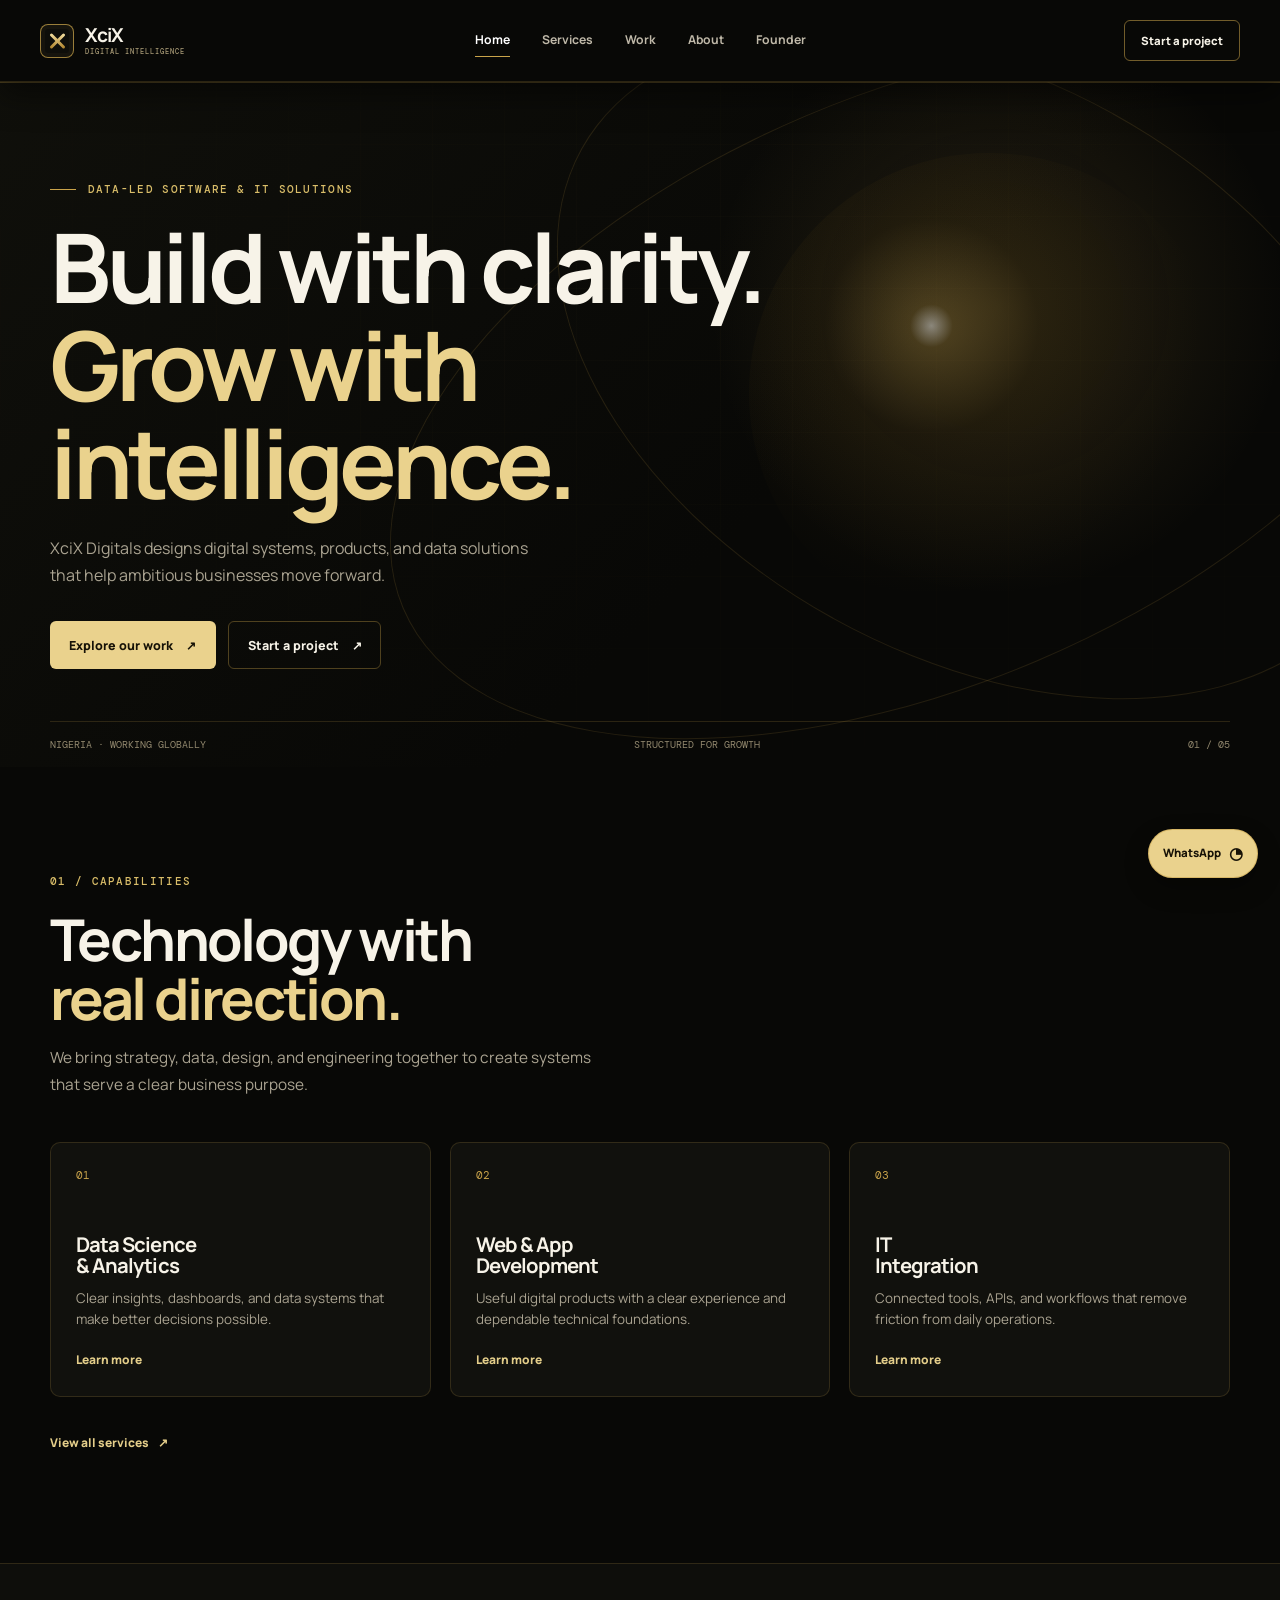
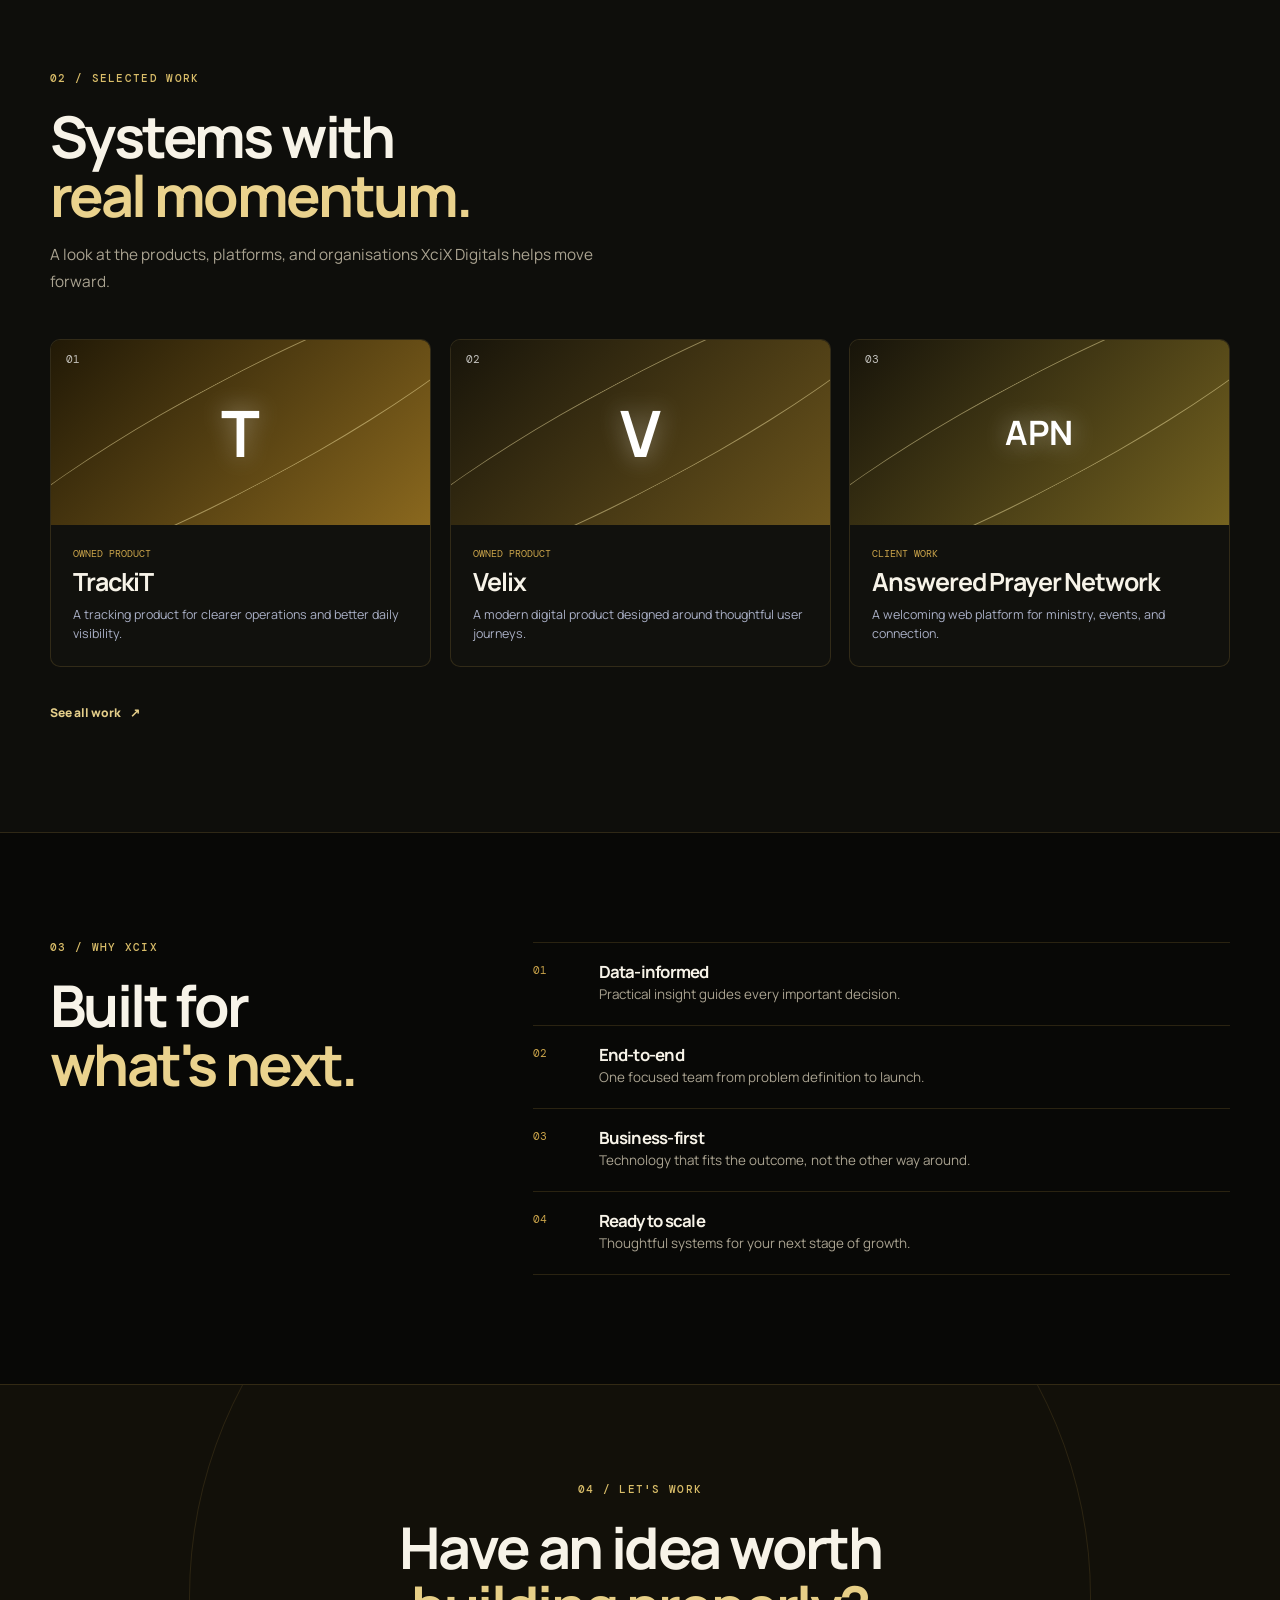
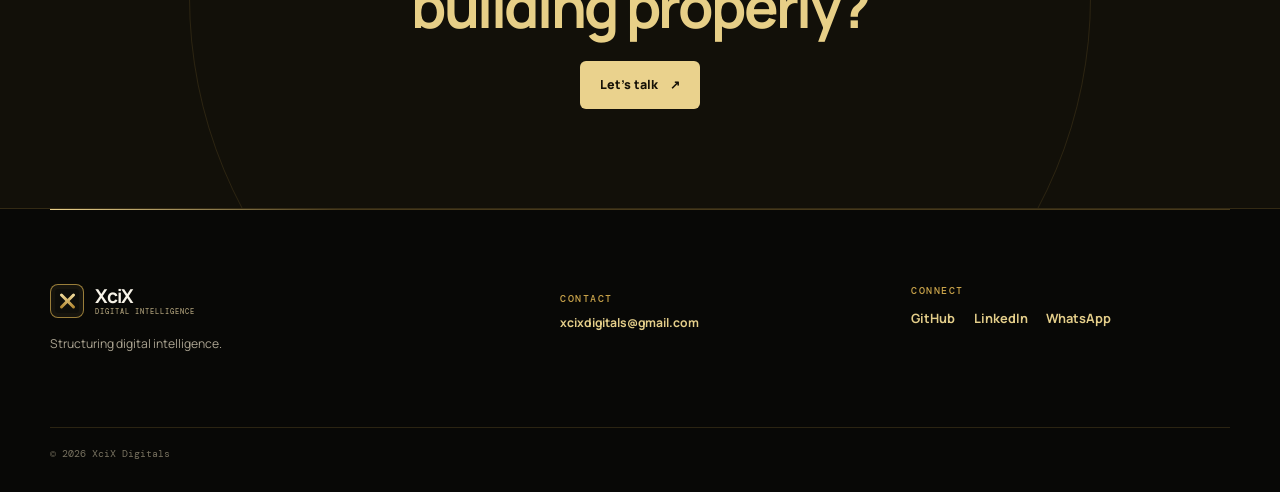
<file: index.html>
<!doctype html>
<html lang="en">
<head>
  <meta charset="utf-8">
  <meta name="viewport" content="width=device-width, initial-scale=1">
  <meta name="description" content="XciX Digitals builds data systems, web platforms, and practical IT solutions for modern businesses.">
  <meta name="keywords" content="XciX Digitals, data science, web development, IT integration, product development, Nigeria">
  <meta name="robots" content="index, follow">
  <meta name="google-site-verification" content="47NoAa1sku-u-4Npl8SSdw_2eQ0YzAXNvpUlF9eqxQE">
  <link rel="canonical" href="https://xcixdigitals.com/">
  <meta property="og:title" content="XciX Digitals | Structuring Digital Intelligence">
  <meta property="og:description" content="Data systems, web platforms, and practical IT solutions for modern businesses.">
  <meta property="og:image" content="https://xcixdigitals.com/og.png">
  <meta property="og:url" content="https://xcixdigitals.com/">
  <meta property="og:type" content="website">
  <title>XciX Digitals | Structuring Digital Intelligence</title>
  <link rel="stylesheet" href="site.css">
</head>
<body>
  <main>
    <section class="hero">
      <header class="header shell"><a class="logo" href="./" aria-label="XciX Digitals home"><span class="logo-word"><b>X</b><i>ci</i><b>X</b></span><span class="logo-tag">Digital Intelligence</span></a><nav aria-label="Primary navigation"><a class="active" href="./">Home</a><a href="services/">Services</a><a href="work/">Work</a><a href="about/">About</a></nav><a class="header-cta" href="contact/">Start a project ↗</a></header>
      <div class="grid" aria-hidden="true"></div><div class="orbit orbit-one" aria-hidden="true"></div><div class="orbit orbit-two" aria-hidden="true"></div>
      <div class="shell hero-copy"><p class="eyebrow"><span></span>Data-led software &amp; IT solutions</p><h1>Build with clarity.<br><em>Grow with intelligence.</em></h1><p>XciX Digitals designs digital systems, products, and data solutions that help ambitious businesses move forward.</p><div class="actions"><a class="button primary" href="work/">Explore our work <span>↗</span></a><a class="button secondary" href="contact/">Start a project <span>↗</span></a></div></div>
      <div class="shell hero-meta"><span>Nigeria · Working globally</span><span>Structured for growth</span><span>01 / 05</span></div>
    </section>

    <section class="section shell reveal"><div class="intro"><p class="kicker">01 / Capabilities</p><h2>Technology with<br><em>real direction.</em></h2><p>We bring strategy, data, design, and engineering together to create systems that serve a clear business purpose.</p></div><div class="card-grid"><article class="service-card"><div><span>01</span><b>↗</b></div><h3>Data Science<br>&amp; Analytics</h3><p>Clear insights, dashboards, and data systems that make better decisions possible.</p><a href="services/">Learn more →</a></article><article class="service-card"><div><span>02</span><b>↗</b></div><h3>Web &amp; App<br>Development</h3><p>Useful digital products with a clear experience and dependable technical foundations.</p><a href="services/">Learn more →</a></article><article class="service-card"><div><span>03</span><b>↗</b></div><h3>IT<br>Integration</h3><p>Connected tools, APIs, and workflows that remove friction from daily operations.</p><a href="services/">Learn more →</a></article></div><a class="text-link" href="services/">View all services <span>↗</span></a></section>

    <section class="dark-band"><div class="section shell reveal"><div class="intro"><p class="kicker">02 / Selected work</p><h2>Systems with<br><em>real momentum.</em></h2><p>A look at the products, platforms, and organisations XciX Digitals helps move forward.</p></div><div class="project-grid"><article class="project"><div class="art track"><span>01</span><b>T</b></div><div><p>Owned product</p><h3>TrackiT</h3><small>A tracking product for clearer operations and better daily visibility.</small></div></article><article class="project"><div class="art velix"><span>02</span><b>V</b></div><div><p>Owned product</p><h3>Velix</h3><small>A modern digital product designed around thoughtful user journeys.</small></div></article><article class="project"><div class="art apn"><span>03</span><b>APN</b></div><div><p>Client work</p><h3>Answered Prayer Network</h3><small>A welcoming web platform for ministry, events, and connection.</small></div></article></div><a class="text-link" href="work/">See all work <span>↗</span></a></div></section>

    <section class="section shell reasons reveal"><div><p class="kicker">03 / Why XciX</p><h2>Built for<br><em>what&apos;s next.</em></h2></div><div class="reason-list"><article><span>01</span><div><h3>Data-informed</h3><p>Practical insight guides every important decision.</p></div><b>↗</b></article><article><span>02</span><div><h3>End-to-end</h3><p>One focused team from problem definition to launch.</p></div><b>↗</b></article><article><span>03</span><div><h3>Business-first</h3><p>Technology that fits the outcome, not the other way around.</p></div><b>↗</b></article><article><span>04</span><div><h3>Ready to scale</h3><p>Thoughtful systems for your next stage of growth.</p></div><b>↗</b></article></div></section>

    <section class="cta"><div class="shell"><p class="kicker">04 / Let&apos;s work</p><h2>Have an idea worth<br><em>building properly?</em></h2><a class="button primary" href="contact/">Let&apos;s talk <span>↗</span></a></div></section>
  </main>
  <footer class="footer shell"><div><a class="logo footer-logo" href="./"><span class="logo-word"><b>X</b><i>ci</i><b>X</b></span><span class="logo-tag">Digital Intelligence</span></a><p>Structuring digital intelligence.</p></div><a href="mailto:xcixdigitals@gmail.com">xcixdigitals@gmail.com</a><div class="socials"><a href="https://github.com/Stephen-T-O" target="_blank" rel="noreferrer">GitHub ↗</a><a href="https://www.linkedin.com" target="_blank" rel="noreferrer">LinkedIn ↗</a></div><p>© 2026 XciX Digitals</p></footer>
  <script src="site.js"></script>
</body>
</html>
</file>
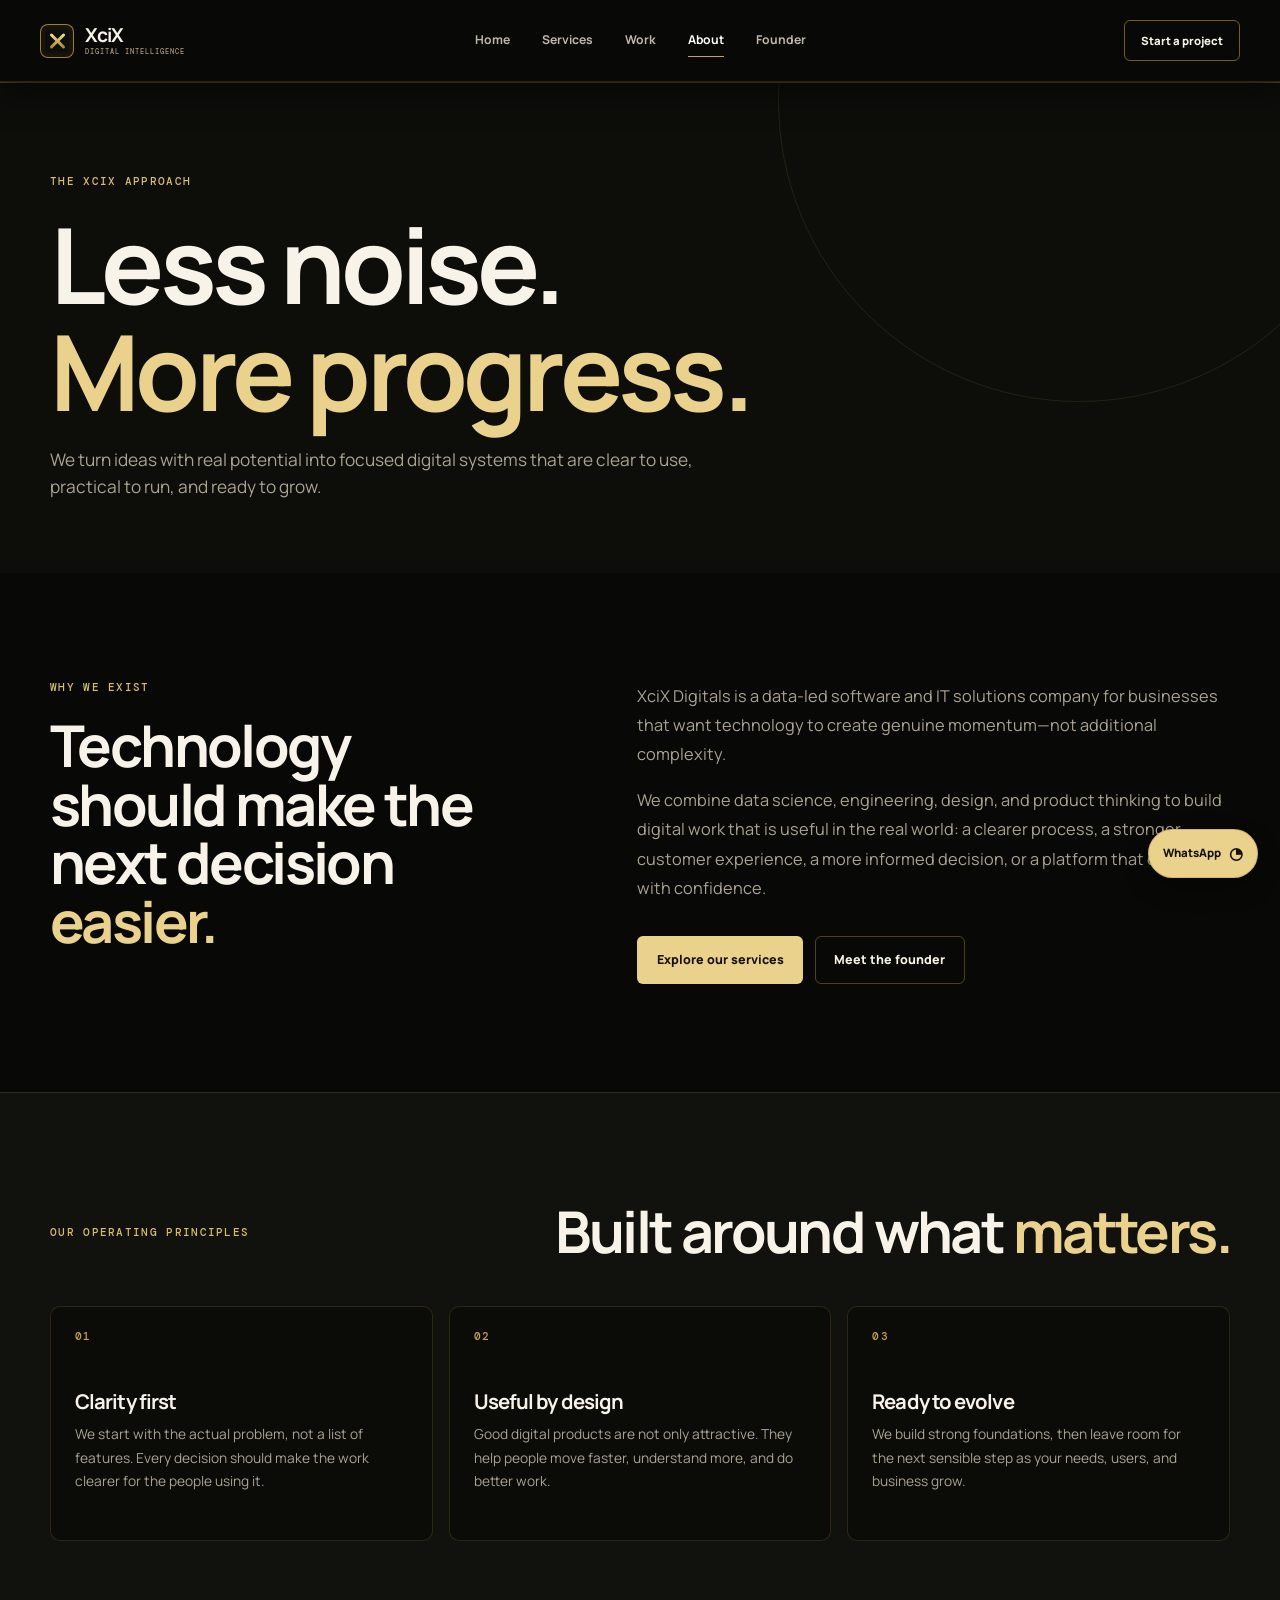
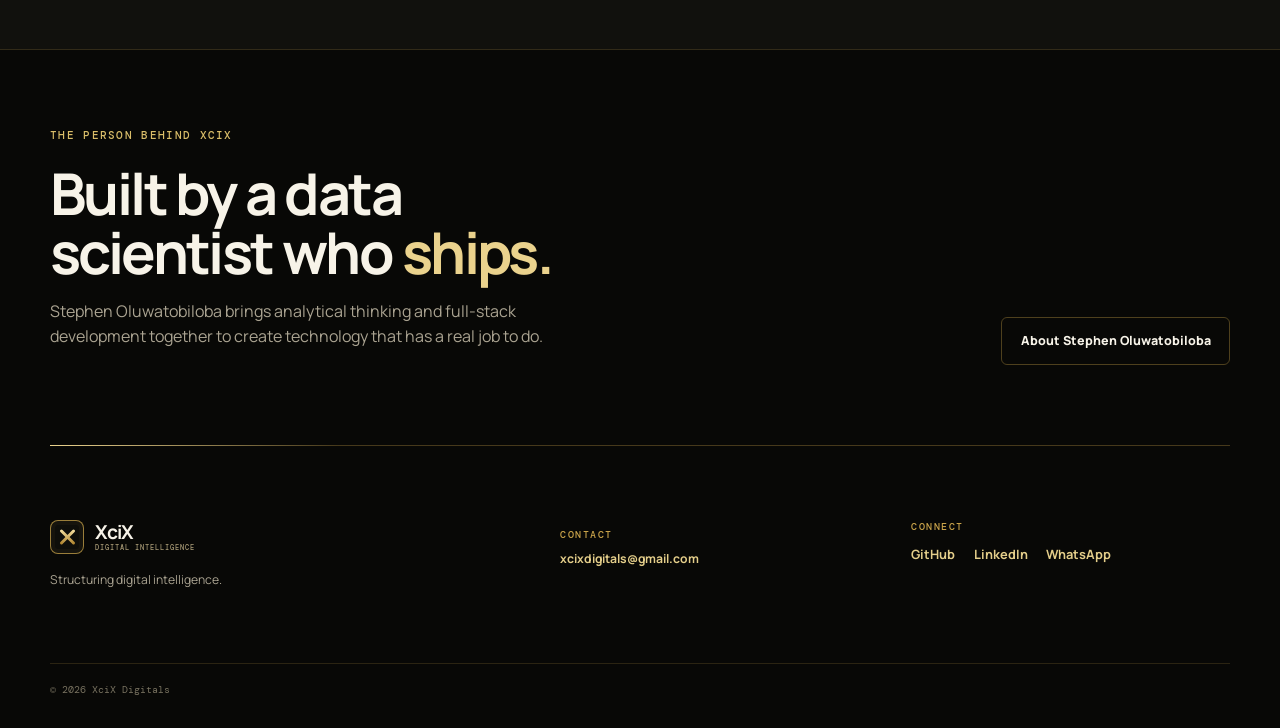
<file: about/index.html>
<!doctype html>
<html lang="en"><head><meta charset="utf-8"><meta name="viewport" content="width=device-width, initial-scale=1"><meta name="description" content="XciX Digitals is a data-led digital product and technology partner for ambitious businesses."><title>About | XciX Digitals</title><link rel="stylesheet" href="../site.css"></head><body><main>
<section class="page-hero about-hero"><header class="header shell"><a class="logo" href="../index/" aria-label="XciX Digitals home"><span class="logo-word"><b>X</b><i>ci</i><b>X</b></span></a><nav aria-label="Primary navigation"><a href="../index/">Home</a><a href="../services/">Services</a><a href="../work/">Work</a><a class="active" href="../about/">About</a></nav><a class="header-cta" href="../contact/">Start a project</a></header><div class="shell page-head reveal"><p class="kicker">The XciX approach</p><h1>Less noise.<br><em>More progress.</em></h1><p>We turn ideas with real potential into focused digital systems that are clear to use, practical to run, and ready to grow.</p></div></section>
<section class="section shell story-grid"><div class="story-lead reveal"><p class="kicker">Why we exist</p><h2>Technology should make the next decision <em>easier.</em></h2></div><div class="story-copy reveal"><p>XciX Digitals is a data-led software and IT solutions company for businesses that want technology to create genuine momentum—not additional complexity.</p><p>We combine data science, engineering, design, and product thinking to build digital work that is useful in the real world: a clearer process, a stronger customer experience, a more informed decision, or a platform that can scale with confidence.</p><div class="story-actions"><a class="button primary" href="../services/">Explore our services</a><a class="button secondary" href="../founder/">Meet the founder</a></div></div></section>
<section class="values-section"><div class="shell section"><div class="values-heading reveal"><p class="kicker">Our operating principles</p><h2>Built around what <em>matters.</em></h2></div><div class="values-grid"><article class="value-card reveal"><span>01</span><h3>Clarity first</h3><p>We start with the actual problem, not a list of features. Every decision should make the work clearer for the people using it.</p></article><article class="value-card reveal"><span>02</span><h3>Useful by design</h3><p>Good digital products are not only attractive. They help people move faster, understand more, and do better work.</p></article><article class="value-card reveal"><span>03</span><h3>Ready to evolve</h3><p>We build strong foundations, then leave room for the next sensible step as your needs, users, and business grow.</p></article></div></div></section>
<section class="section shell founder-callout reveal"><div><p class="kicker">The person behind XciX</p><h2>Built by a data scientist who <em>ships.</em></h2><p>Stephen Oluwatobiloba brings analytical thinking and full-stack development together to create technology that has a real job to do.</p></div><a class="button secondary" href="../founder/">About Stephen Oluwatobiloba</a></section>
</main><footer class="footer shell"><div><a class="logo footer-logo" href="../index/"><span class="logo-word"><b>X</b><i>ci</i><b>X</b></span></a><p>Structuring digital intelligence.</p></div><a href="mailto:xcixdigitals@gmail.com">xcixdigitals@gmail.com</a><div class="socials"><a href="https://github.com/Stephen-T-O" target="_blank" rel="noreferrer">GitHub</a><a href="https://www.linkedin.com" target="_blank" rel="noreferrer">LinkedIn</a></div><p>© 2026 XciX Digitals</p></footer><script src="../site.js"></script></body></html>
</file>
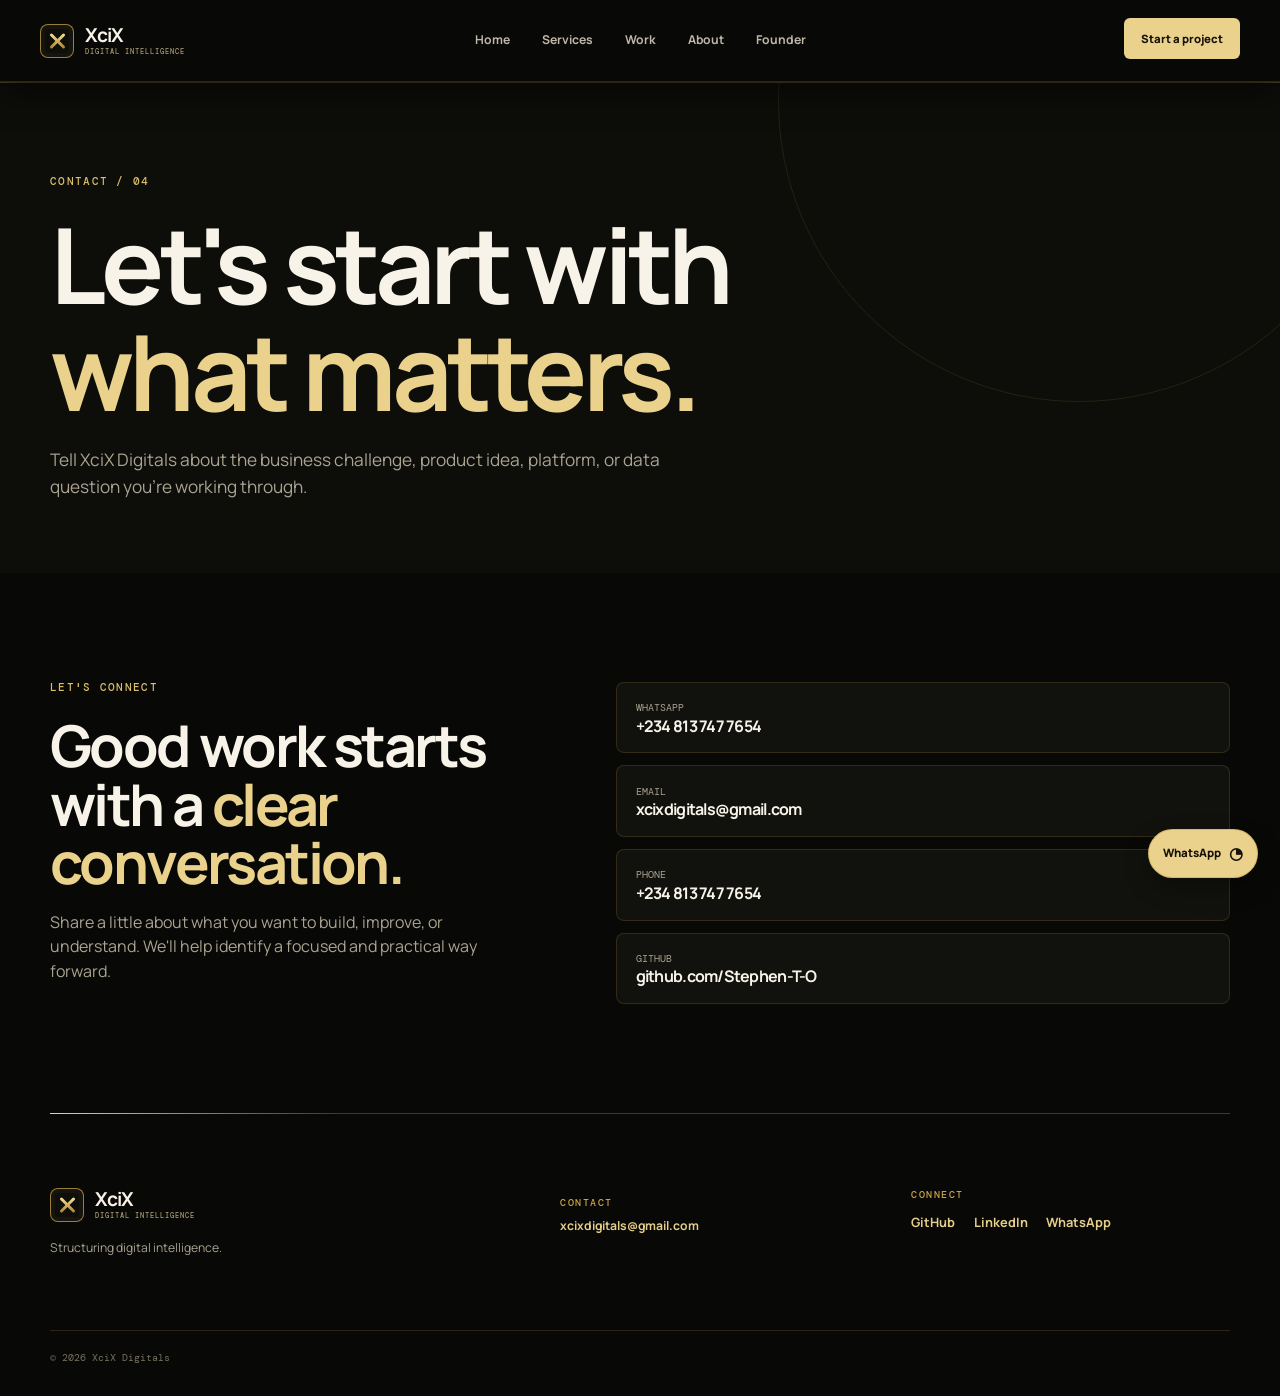
<file: contact/index.html>
<!doctype html>
<html lang="en"><head><meta charset="utf-8"><meta name="viewport" content="width=device-width, initial-scale=1"><meta name="description" content="Contact XciX Digitals to discuss your next data, web, product, or IT project."><title>Contact | XciX Digitals</title><link rel="stylesheet" href="../site.css"></head><body><main><section class="page-hero"><header class="header shell"><a class="logo" href="../index/" aria-label="XciX Digitals home"><span class="logo-word"><b>X</b><i>ci</i><b>X</b></span><span class="logo-tag">Digital Intelligence</span></a><nav aria-label="Primary navigation"><a href="../index/">Home</a><a href="../services/">Services</a><a href="../work/">Work</a><a href="../about/">About</a></nav><a class="header-cta active" href="../contact/">Start a project ↗</a></header><div class="shell page-head"><p class="kicker">Contact / 04</p><h1>Let&apos;s start with<br><em>what matters.</em></h1><p>Tell XciX Digitals about the business challenge, product idea, platform, or data question you&apos;re working through.</p></div></section><section class="section shell contact-layout"><div><p class="kicker">Let&apos;s connect</p><h2>Good work starts with a <em>clear conversation.</em></h2><p>Share a little about what you want to build, improve, or understand. We&apos;ll help identify a focused and practical way forward.</p></div><div class="contact-methods"><a href="mailto:xcixdigitals@gmail.com"><div><p>Email</p><h3>xcixdigitals@gmail.com</h3></div><span>↗</span></a><a href="tel:+2348137477654"><div><p>Phone</p><h3>+234 813 747 7654</h3></div><span>↗</span></a><a href="https://github.com/Stephen-T-O" target="_blank" rel="noreferrer"><div><p>GitHub</p><h3>github.com/Stephen-T-O</h3></div><span>↗</span></a></div></section></main><footer class="footer shell"><div><a class="logo footer-logo" href="../index/"><span class="logo-word"><b>X</b><i>ci</i><b>X</b></span><span class="logo-tag">Digital Intelligence</span></a><p>Structuring digital intelligence.</p></div><a href="mailto:xcixdigitals@gmail.com">xcixdigitals@gmail.com</a><div class="socials"><a href="https://github.com/Stephen-T-O" target="_blank" rel="noreferrer">GitHub ↗</a><a href="https://www.linkedin.com" target="_blank" rel="noreferrer">LinkedIn ↗</a></div><p>© 2026 XciX Digitals</p></footer><script src="../site.js"></script></body></html>
</file>
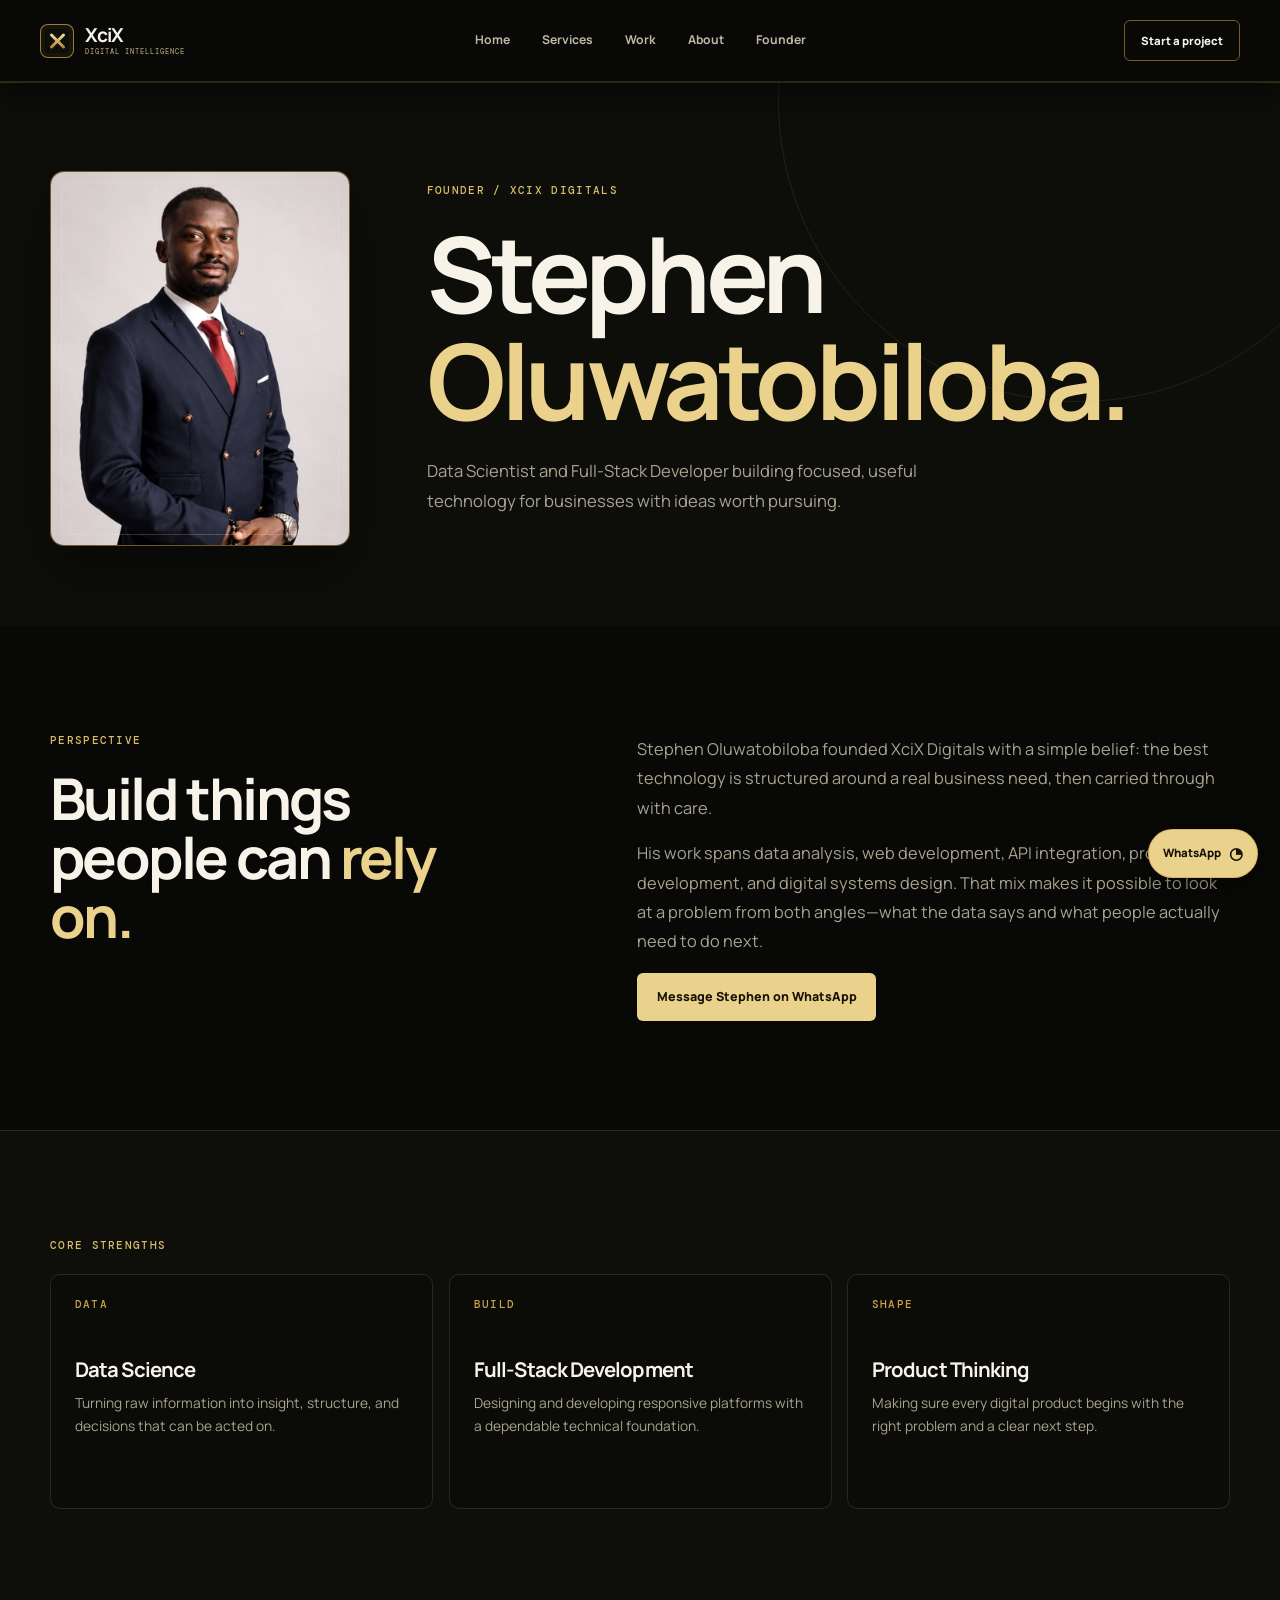
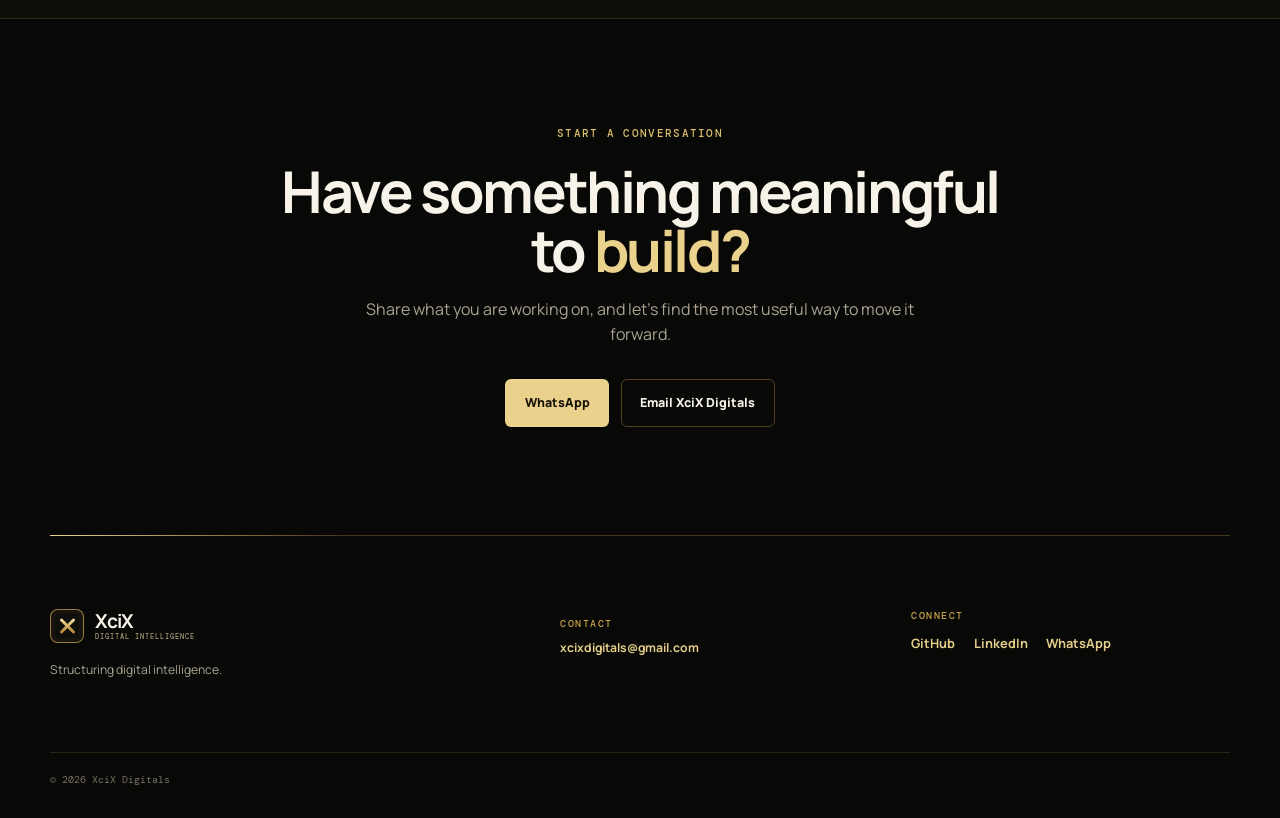
<file: founder/index.html>
<!doctype html>
<html lang="en"><head><meta charset="utf-8"><meta name="viewport" content="width=device-width, initial-scale=1"><meta name="description" content="Meet Stephen Oluwatobiloba, Founder of XciX Digitals."><title>Founder | XciX Digitals</title><link rel="stylesheet" href="../site.css"></head><body><main>
<section class="page-hero founder-hero"><header class="header shell"><a class="logo" href="../index/" aria-label="XciX Digitals home"><span class="logo-word"><b>X</b><i>ci</i><b>X</b></span></a><nav aria-label="Primary navigation"><a href="../index/">Home</a><a href="../services/">Services</a><a href="../work/">Work</a><a href="../about/">About</a></nav><a class="header-cta" href="../contact/">Start a project</a></header><div class="shell founder-intro reveal"><figure class="founder-portrait"><img src="../founder-stephen-oluwatobiloba.jpg" alt="Stephen Oluwatobiloba, Founder of XciX Digitals"></figure><div><p class="kicker">Founder / XciX Digitals</p><h1>Stephen<br><em>Oluwatobiloba.</em></h1><p>Data Scientist and Full-Stack Developer building focused, useful technology for businesses with ideas worth pursuing.</p></div></div></section>
<section class="section shell founder-grid"><div class="founder-statement reveal"><p class="kicker">Perspective</p><h2>Build things people can <em>rely on.</em></h2></div><div class="founder-copy reveal"><p>Stephen Oluwatobiloba founded XciX Digitals with a simple belief: the best technology is structured around a real business need, then carried through with care.</p><p>His work spans data analysis, web development, API integration, product development, and digital systems design. That mix makes it possible to look at a problem from both angles—what the data says and what people actually need to do next.</p><a class="button primary" href="https://wa.me/2348137477654" target="_blank" rel="noreferrer">Message Stephen on WhatsApp</a></div></section>
<section class="dark-band"><div class="section shell"><p class="kicker reveal">Core strengths</p><div class="expertise-grid"><article class="reveal"><span>Data</span><h3>Data Science</h3><p>Turning raw information into insight, structure, and decisions that can be acted on.</p></article><article class="reveal"><span>Build</span><h3>Full-Stack Development</h3><p>Designing and developing responsive platforms with a dependable technical foundation.</p></article><article class="reveal"><span>Shape</span><h3>Product Thinking</h3><p>Making sure every digital product begins with the right problem and a clear next step.</p></article></div></div></section>
<section class="section shell founder-contact reveal"><p class="kicker">Start a conversation</p><h2>Have something meaningful to <em>build?</em></h2><p>Share what you are working on, and let’s find the most useful way to move it forward.</p><div class="story-actions"><a class="button primary" href="https://wa.me/2348137477654" target="_blank" rel="noreferrer">WhatsApp</a><a class="button secondary" href="../contact/">Email XciX Digitals</a></div></section>
</main><footer class="footer shell"><div><a class="logo footer-logo" href="../index/"><span class="logo-word"><b>X</b><i>ci</i><b>X</b></span></a><p>Structuring digital intelligence.</p></div><a href="mailto:xcixdigitals@gmail.com">xcixdigitals@gmail.com</a><div class="socials"><a href="https://github.com/Stephen-T-O" target="_blank" rel="noreferrer">GitHub</a><a href="https://www.linkedin.com" target="_blank" rel="noreferrer">LinkedIn</a></div><p>© 2026 XciX Digitals</p></footer><script src="../site.js"></script></body></html>
</file>
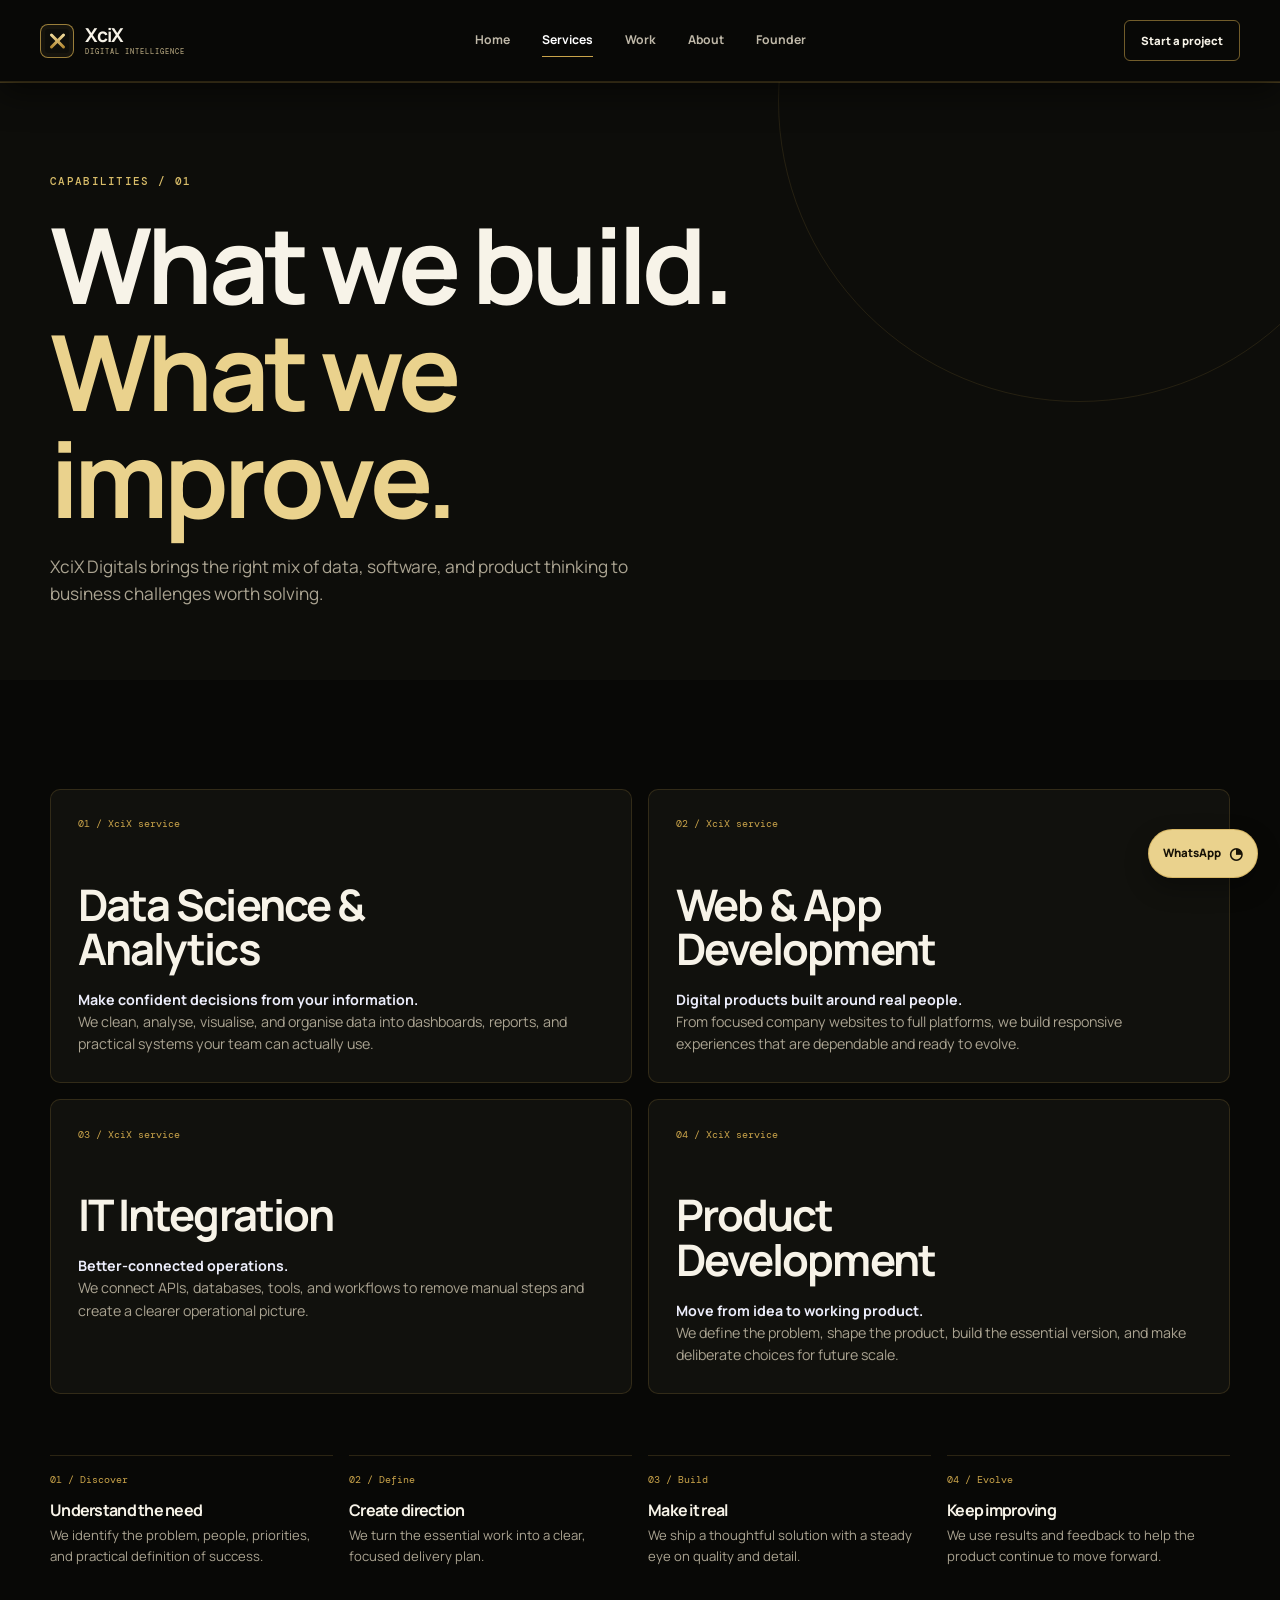
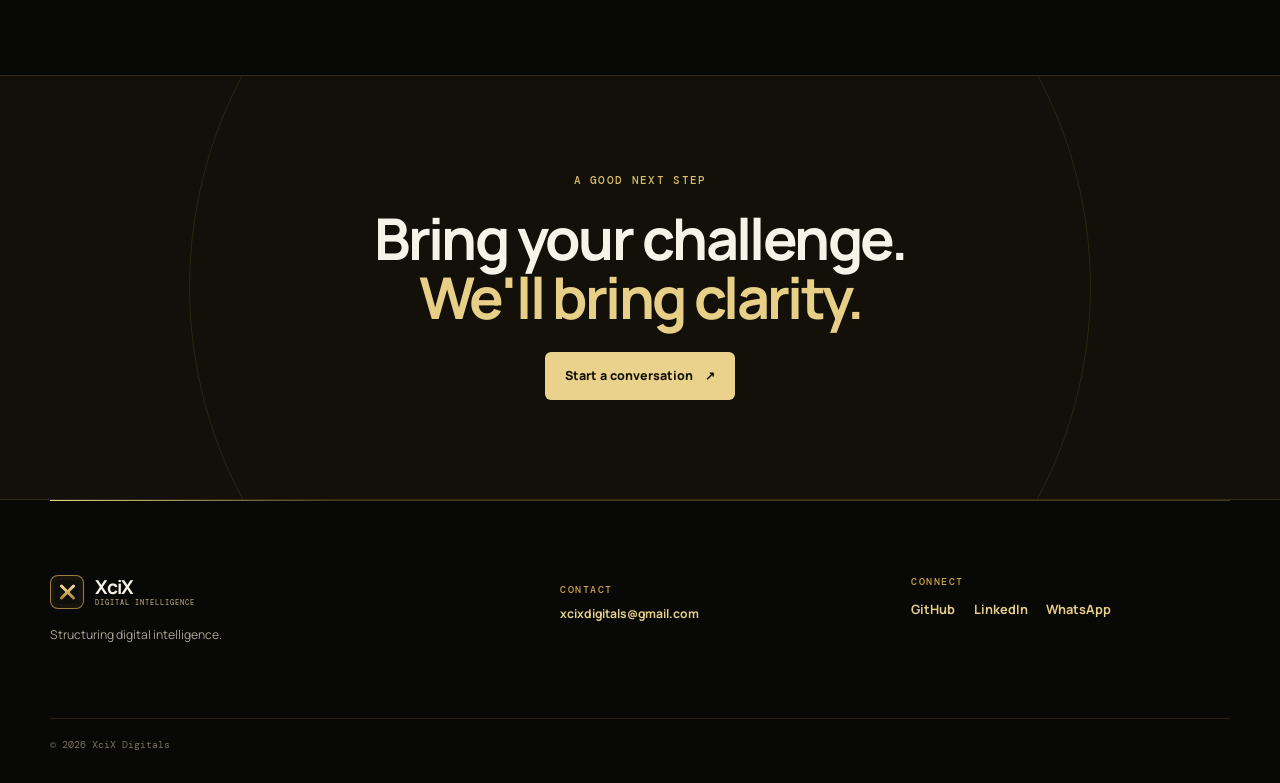
<file: services/index.html>
<!doctype html>
<html lang="en"><head><meta charset="utf-8"><meta name="viewport" content="width=device-width, initial-scale=1"><meta name="description" content="Services from XciX Digitals: data science, web and app development, IT integration, and product development."><title>Services | XciX Digitals</title><link rel="stylesheet" href="../site.css"></head><body><main><section class="page-hero"><header class="header shell"><a class="logo" href="../index/" aria-label="XciX Digitals home"><span class="logo-word"><b>X</b><i>ci</i><b>X</b></span><span class="logo-tag">Digital Intelligence</span></a><nav aria-label="Primary navigation"><a href="../index/">Home</a><a class="active" href="../services/">Services</a><a href="../work/">Work</a><a href="../about/">About</a></nav><a class="header-cta" href="../contact/">Start a project ↗</a></header><div class="shell page-head"><p class="kicker">Capabilities / 01</p><h1>What we build.<br><em>What we improve.</em></h1><p>XciX Digitals brings the right mix of data, software, and product thinking to business challenges worth solving.</p></div></section><section class="section shell"><div class="detail-grid"><article class="detail"><span>01 / XciX service</span><h2>Data Science &amp; Analytics</h2><p><strong>Make confident decisions from your information.</strong><br>We clean, analyse, visualise, and organise data into dashboards, reports, and practical systems your team can actually use.</p></article><article class="detail"><span>02 / XciX service</span><h2>Web &amp; App Development</h2><p><strong>Digital products built around real people.</strong><br>From focused company websites to full platforms, we build responsive experiences that are dependable and ready to evolve.</p></article><article class="detail"><span>03 / XciX service</span><h2>IT Integration</h2><p><strong>Better-connected operations.</strong><br>We connect APIs, databases, tools, and workflows to remove manual steps and create a clearer operational picture.</p></article><article class="detail"><span>04 / XciX service</span><h2>Product Development</h2><p><strong>Move from idea to working product.</strong><br>We define the problem, shape the product, build the essential version, and make deliberate choices for future scale.</p></article></div><div class="steps"><article><span>01 / Discover</span><h3>Understand the need</h3><p>We identify the problem, people, priorities, and practical definition of success.</p></article><article><span>02 / Define</span><h3>Create direction</h3><p>We turn the essential work into a clear, focused delivery plan.</p></article><article><span>03 / Build</span><h3>Make it real</h3><p>We ship a thoughtful solution with a steady eye on quality and detail.</p></article><article><span>04 / Evolve</span><h3>Keep improving</h3><p>We use results and feedback to help the product continue to move forward.</p></article></div></section><section class="cta"><div class="shell"><p class="kicker">A good next step</p><h2>Bring your challenge.<br><em>We&apos;ll bring clarity.</em></h2><a class="button primary" href="../contact/">Start a conversation <span>↗</span></a></div></section></main><footer class="footer shell"><div><a class="logo footer-logo" href="../index/"><span class="logo-word"><b>X</b><i>ci</i><b>X</b></span><span class="logo-tag">Digital Intelligence</span></a><p>Structuring digital intelligence.</p></div><a href="mailto:xcixdigitals@gmail.com">xcixdigitals@gmail.com</a><div class="socials"><a href="https://github.com/Stephen-T-O" target="_blank" rel="noreferrer">GitHub ↗</a><a href="https://www.linkedin.com" target="_blank" rel="noreferrer">LinkedIn ↗</a></div><p>© 2026 XciX Digitals</p></footer><script src="../site.js"></script></body></html>
</file>
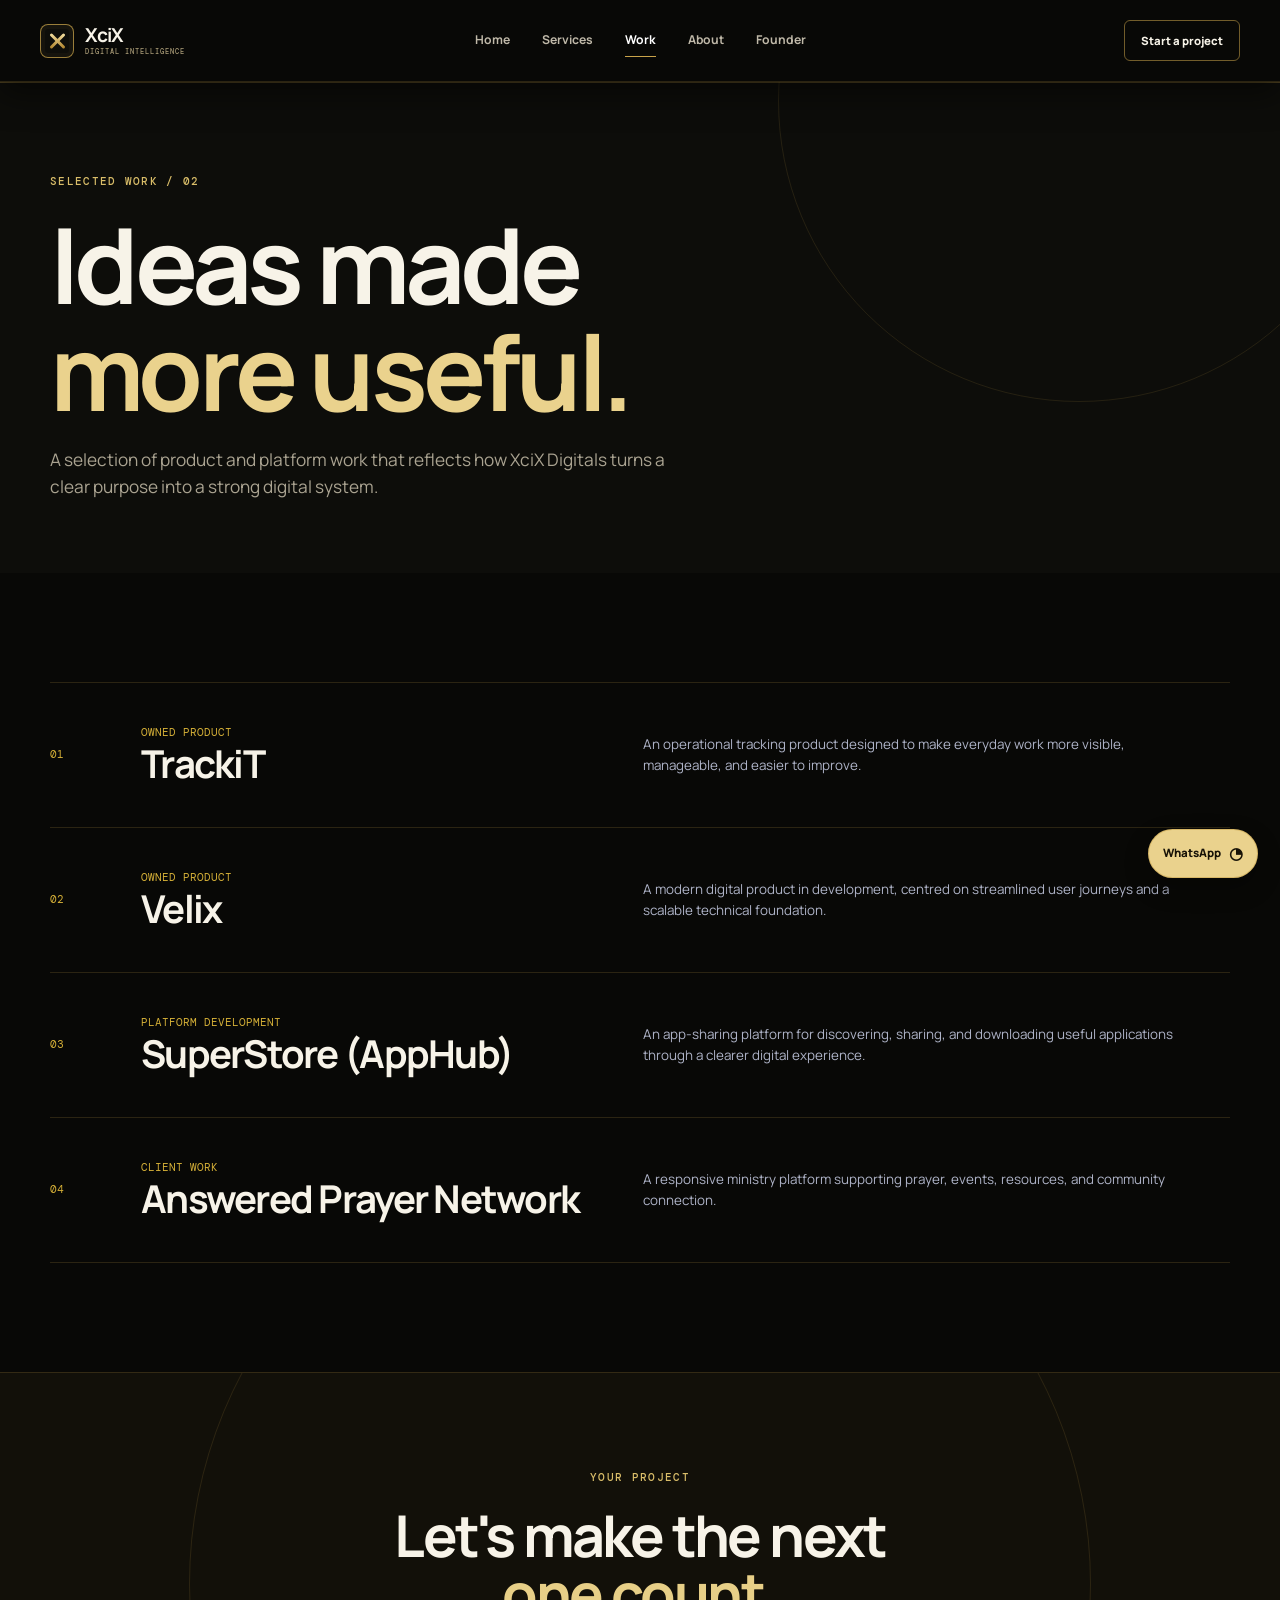
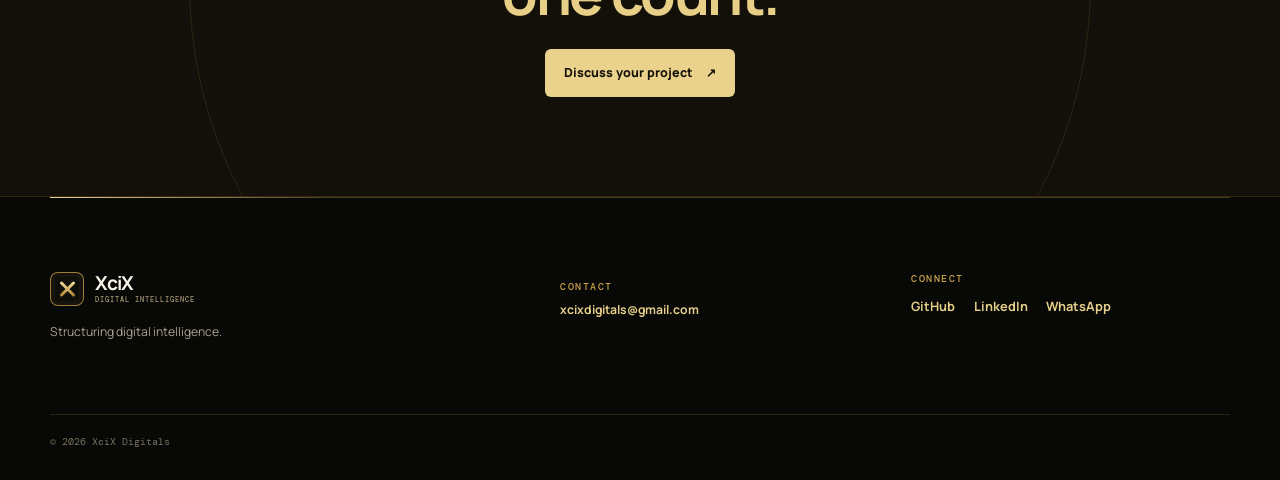
<file: work/index.html>
<!doctype html>
<html lang="en"><head><meta charset="utf-8"><meta name="viewport" content="width=device-width, initial-scale=1"><meta name="description" content="Selected XciX Digitals products and client platforms."><title>Work | XciX Digitals</title><link rel="stylesheet" href="../site.css"></head><body><main><section class="page-hero"><header class="header shell"><a class="logo" href="../index/" aria-label="XciX Digitals home"><span class="logo-word"><b>X</b><i>ci</i><b>X</b></span><span class="logo-tag">Digital Intelligence</span></a><nav aria-label="Primary navigation"><a href="../index/">Home</a><a href="../services/">Services</a><a class="active" href="../work/">Work</a><a href="../about/">About</a></nav><a class="header-cta" href="../contact/">Start a project ↗</a></header><div class="shell page-head"><p class="kicker">Selected work / 02</p><h1>Ideas made<br><em>more useful.</em></h1><p>A selection of product and platform work that reflects how XciX Digitals turns a clear purpose into a strong digital system.</p></div></section><section class="section shell"><div class="work-list"><article><span>01</span><div><p>Owned product</p><h2>TrackiT</h2></div><small>An operational tracking product designed to make everyday work more visible, manageable, and easier to improve.</small><b>↗</b></article><article><span>02</span><div><p>Owned product</p><h2>Velix</h2></div><small>A modern digital product in development, centred on streamlined user journeys and a scalable technical foundation.</small><b>↗</b></article><article><span>03</span><div><p>Platform development</p><h2>SuperStore (AppHub)</h2></div><small>An app-sharing platform for discovering, sharing, and downloading useful applications through a clearer digital experience.</small><b>↗</b></article><article><span>04</span><div><p>Client work</p><h2>Answered Prayer Network</h2></div><small>A responsive ministry platform supporting prayer, events, resources, and community connection.</small><a href="https://www.answeredprayernetwork.org" target="_blank" rel="noreferrer">↗</a></article></div></section><section class="cta"><div class="shell"><p class="kicker">Your project</p><h2>Let&apos;s make the next<br><em>one count.</em></h2><a class="button primary" href="../contact/">Discuss your project <span>↗</span></a></div></section></main><footer class="footer shell"><div><a class="logo footer-logo" href="../index/"><span class="logo-word"><b>X</b><i>ci</i><b>X</b></span><span class="logo-tag">Digital Intelligence</span></a><p>Structuring digital intelligence.</p></div><a href="mailto:xcixdigitals@gmail.com">xcixdigitals@gmail.com</a><div class="socials"><a href="https://github.com/Stephen-T-O" target="_blank" rel="noreferrer">GitHub ↗</a><a href="https://www.linkedin.com" target="_blank" rel="noreferrer">LinkedIn ↗</a></div><p>© 2026 XciX Digitals</p></footer><script src="../site.js"></script></body></html>
</file>
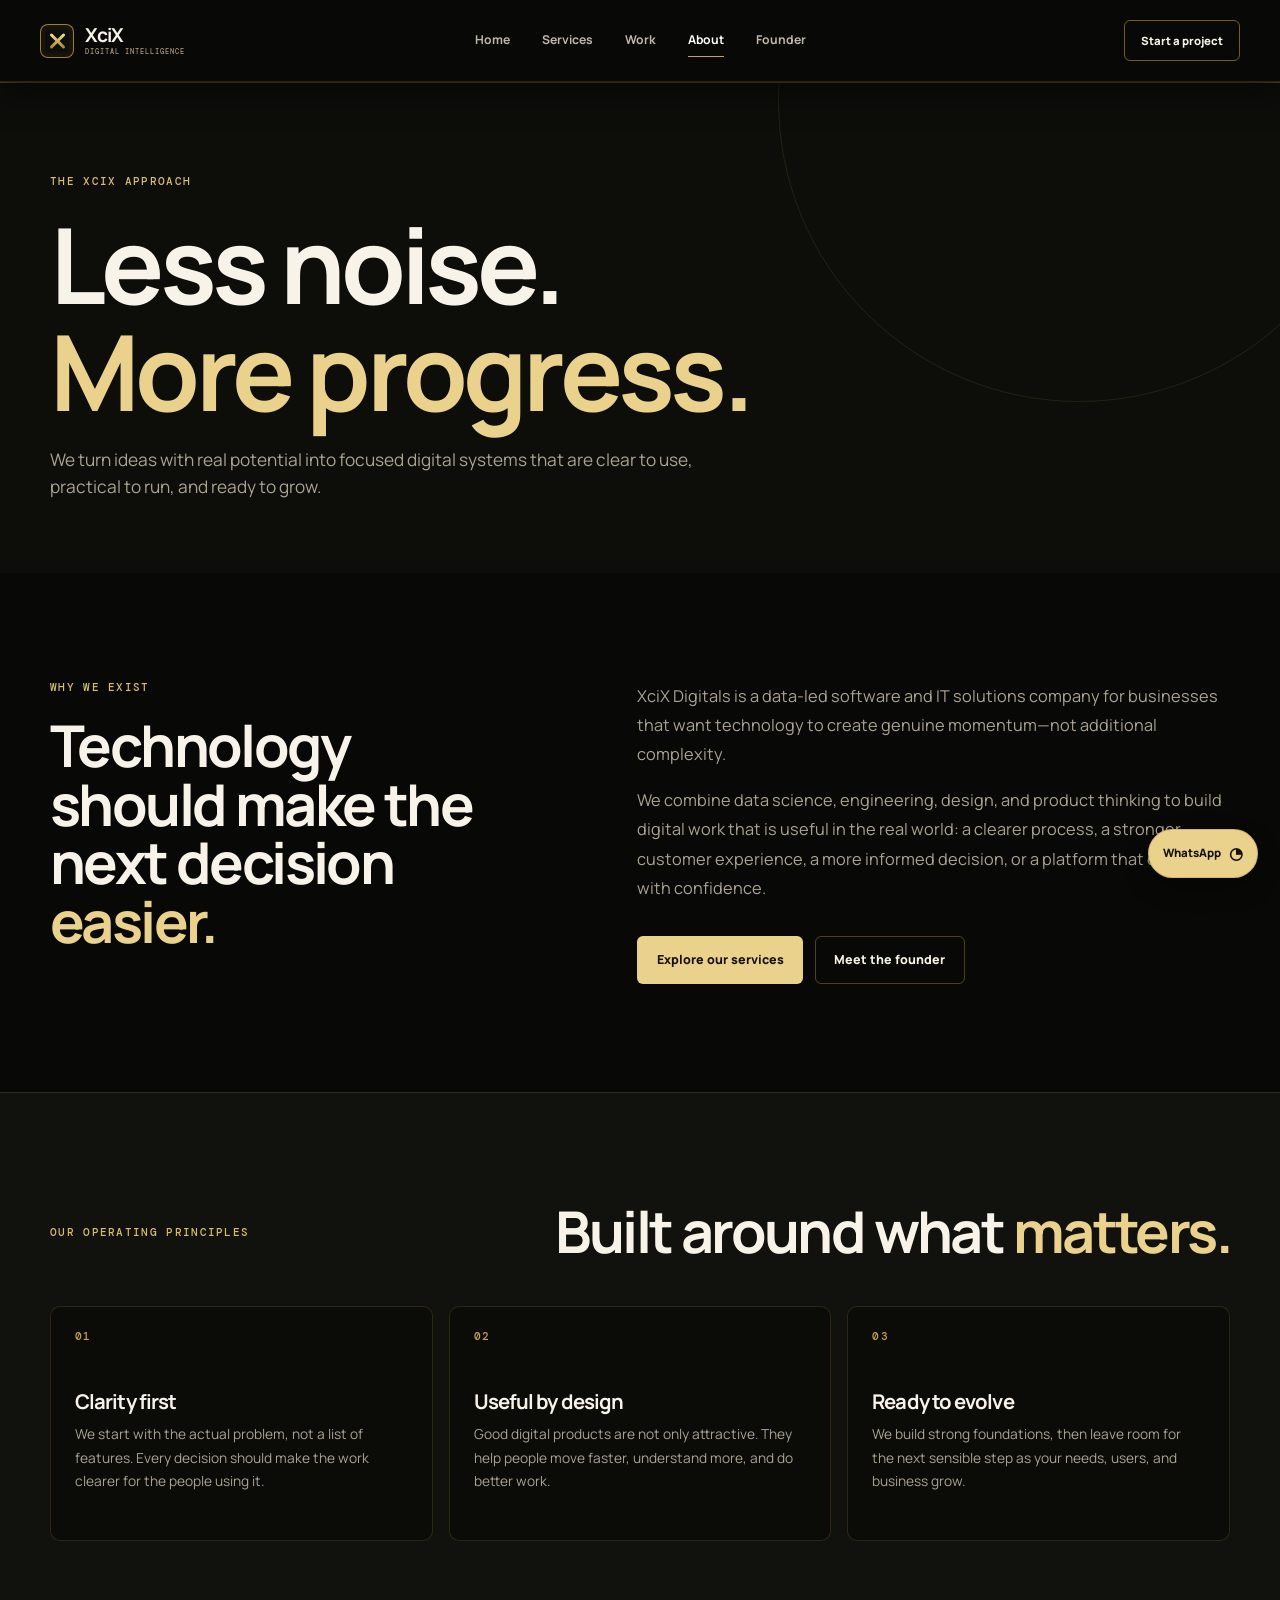
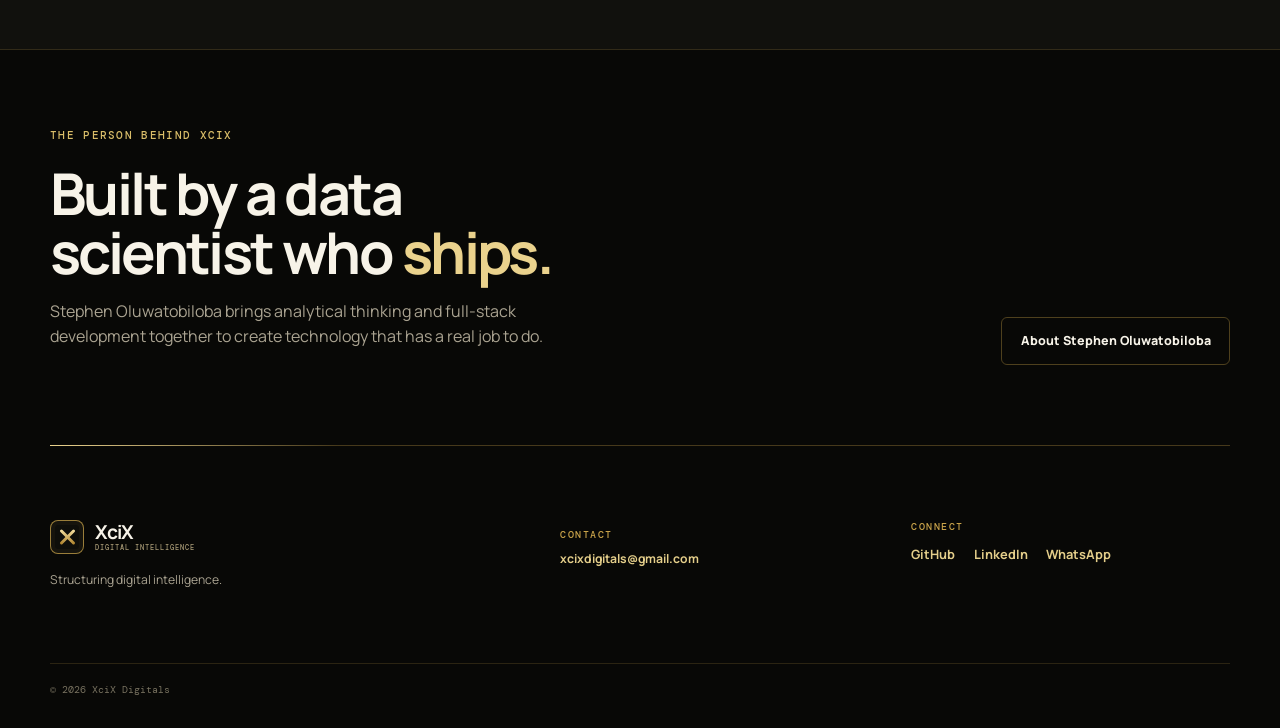
<file: about.html>
<!doctype html>
<html lang="en"><head><meta charset="utf-8"><meta name="viewport" content="width=device-width, initial-scale=1"><meta name="description" content="XciX Digitals is a data-led digital product and technology partner for ambitious businesses."><title>About | XciX Digitals</title><link rel="stylesheet" href="site.css"></head><body><main>
<section class="page-hero about-hero"><header class="header shell"><a class="logo" href="./" aria-label="XciX Digitals home"><span class="logo-word"><b>X</b><i>ci</i><b>X</b></span></a><nav aria-label="Primary navigation"><a href="./">Home</a><a href="services/">Services</a><a href="work/">Work</a><a class="active" href="about/">About</a></nav><a class="header-cta" href="contact/">Start a project</a></header><div class="shell page-head reveal"><p class="kicker">The XciX approach</p><h1>Less noise.<br><em>More progress.</em></h1><p>We turn ideas with real potential into focused digital systems that are clear to use, practical to run, and ready to grow.</p></div></section>
<section class="section shell story-grid"><div class="story-lead reveal"><p class="kicker">Why we exist</p><h2>Technology should make the next decision <em>easier.</em></h2></div><div class="story-copy reveal"><p>XciX Digitals is a data-led software and IT solutions company for businesses that want technology to create genuine momentum—not additional complexity.</p><p>We combine data science, engineering, design, and product thinking to build digital work that is useful in the real world: a clearer process, a stronger customer experience, a more informed decision, or a platform that can scale with confidence.</p><div class="story-actions"><a class="button primary" href="services/">Explore our services</a><a class="button secondary" href="founder/">Meet the founder</a></div></div></section>
<section class="values-section"><div class="shell section"><div class="values-heading reveal"><p class="kicker">Our operating principles</p><h2>Built around what <em>matters.</em></h2></div><div class="values-grid"><article class="value-card reveal"><span>01</span><h3>Clarity first</h3><p>We start with the actual problem, not a list of features. Every decision should make the work clearer for the people using it.</p></article><article class="value-card reveal"><span>02</span><h3>Useful by design</h3><p>Good digital products are not only attractive. They help people move faster, understand more, and do better work.</p></article><article class="value-card reveal"><span>03</span><h3>Ready to evolve</h3><p>We build strong foundations, then leave room for the next sensible step as your needs, users, and business grow.</p></article></div></div></section>
<section class="section shell founder-callout reveal"><div><p class="kicker">The person behind XciX</p><h2>Built by a data scientist who <em>ships.</em></h2><p>Stephen Oluwatobiloba brings analytical thinking and full-stack development together to create technology that has a real job to do.</p></div><a class="button secondary" href="founder/">About Stephen Oluwatobiloba</a></section>
</main><footer class="footer shell"><div><a class="logo footer-logo" href="./"><span class="logo-word"><b>X</b><i>ci</i><b>X</b></span></a><p>Structuring digital intelligence.</p></div><a href="mailto:xcixdigitals@gmail.com">xcixdigitals@gmail.com</a><div class="socials"><a href="https://github.com/Stephen-T-O" target="_blank" rel="noreferrer">GitHub</a><a href="https://www.linkedin.com" target="_blank" rel="noreferrer">LinkedIn</a></div><p>© 2026 XciX Digitals</p></footer><script src="site.js"></script></body></html>
</file>
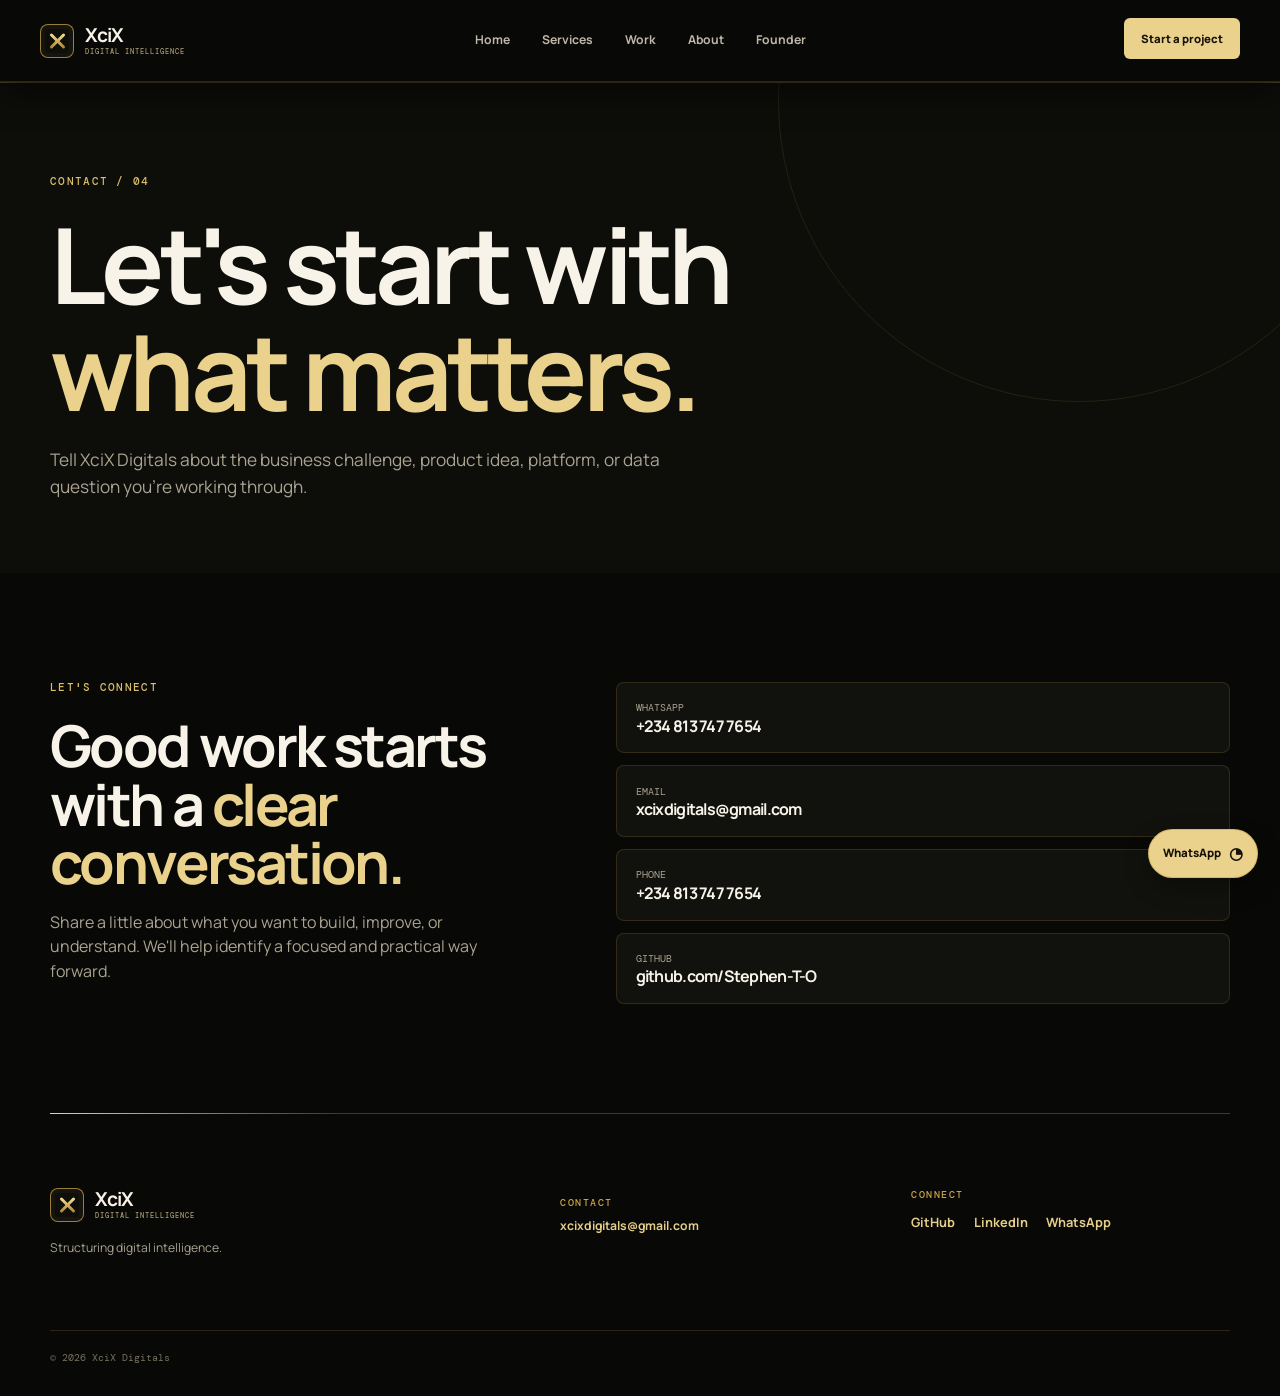
<file: contact.html>
<!doctype html>
<html lang="en"><head><meta charset="utf-8"><meta name="viewport" content="width=device-width, initial-scale=1"><meta name="description" content="Contact XciX Digitals to discuss your next data, web, product, or IT project."><title>Contact | XciX Digitals</title><link rel="stylesheet" href="site.css"></head><body><main><section class="page-hero"><header class="header shell"><a class="logo" href="./" aria-label="XciX Digitals home"><span class="logo-word"><b>X</b><i>ci</i><b>X</b></span><span class="logo-tag">Digital Intelligence</span></a><nav aria-label="Primary navigation"><a href="./">Home</a><a href="services/">Services</a><a href="work/">Work</a><a href="about/">About</a></nav><a class="header-cta active" href="contact/">Start a project ↗</a></header><div class="shell page-head"><p class="kicker">Contact / 04</p><h1>Let&apos;s start with<br><em>what matters.</em></h1><p>Tell XciX Digitals about the business challenge, product idea, platform, or data question you&apos;re working through.</p></div></section><section class="section shell contact-layout"><div><p class="kicker">Let&apos;s connect</p><h2>Good work starts with a <em>clear conversation.</em></h2><p>Share a little about what you want to build, improve, or understand. We&apos;ll help identify a focused and practical way forward.</p></div><div class="contact-methods"><a href="mailto:xcixdigitals@gmail.com"><div><p>Email</p><h3>xcixdigitals@gmail.com</h3></div><span>↗</span></a><a href="tel:+2348137477654"><div><p>Phone</p><h3>+234 813 747 7654</h3></div><span>↗</span></a><a href="https://github.com/Stephen-T-O" target="_blank" rel="noreferrer"><div><p>GitHub</p><h3>github.com/Stephen-T-O</h3></div><span>↗</span></a></div></section></main><footer class="footer shell"><div><a class="logo footer-logo" href="./"><span class="logo-word"><b>X</b><i>ci</i><b>X</b></span><span class="logo-tag">Digital Intelligence</span></a><p>Structuring digital intelligence.</p></div><a href="mailto:xcixdigitals@gmail.com">xcixdigitals@gmail.com</a><div class="socials"><a href="https://github.com/Stephen-T-O" target="_blank" rel="noreferrer">GitHub ↗</a><a href="https://www.linkedin.com" target="_blank" rel="noreferrer">LinkedIn ↗</a></div><p>© 2026 XciX Digitals</p></footer><script src="site.js"></script></body></html>
</file>
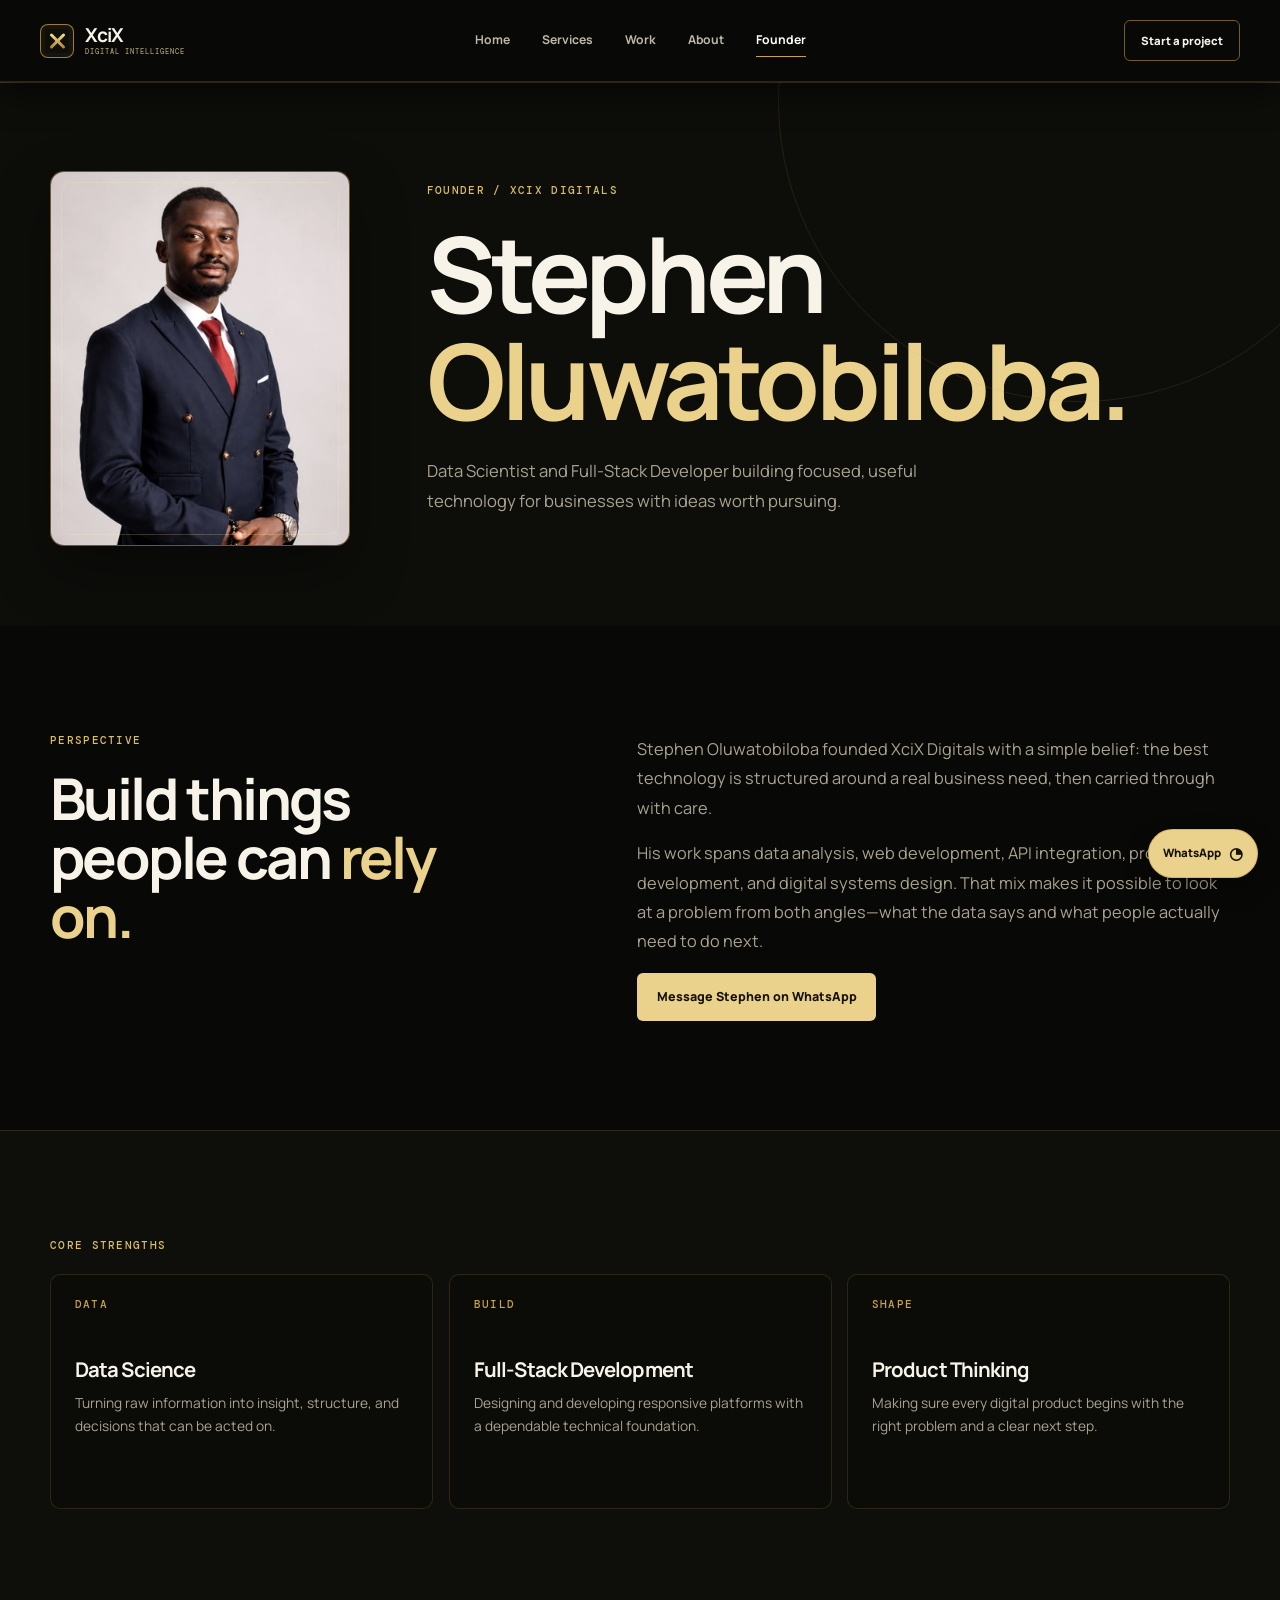
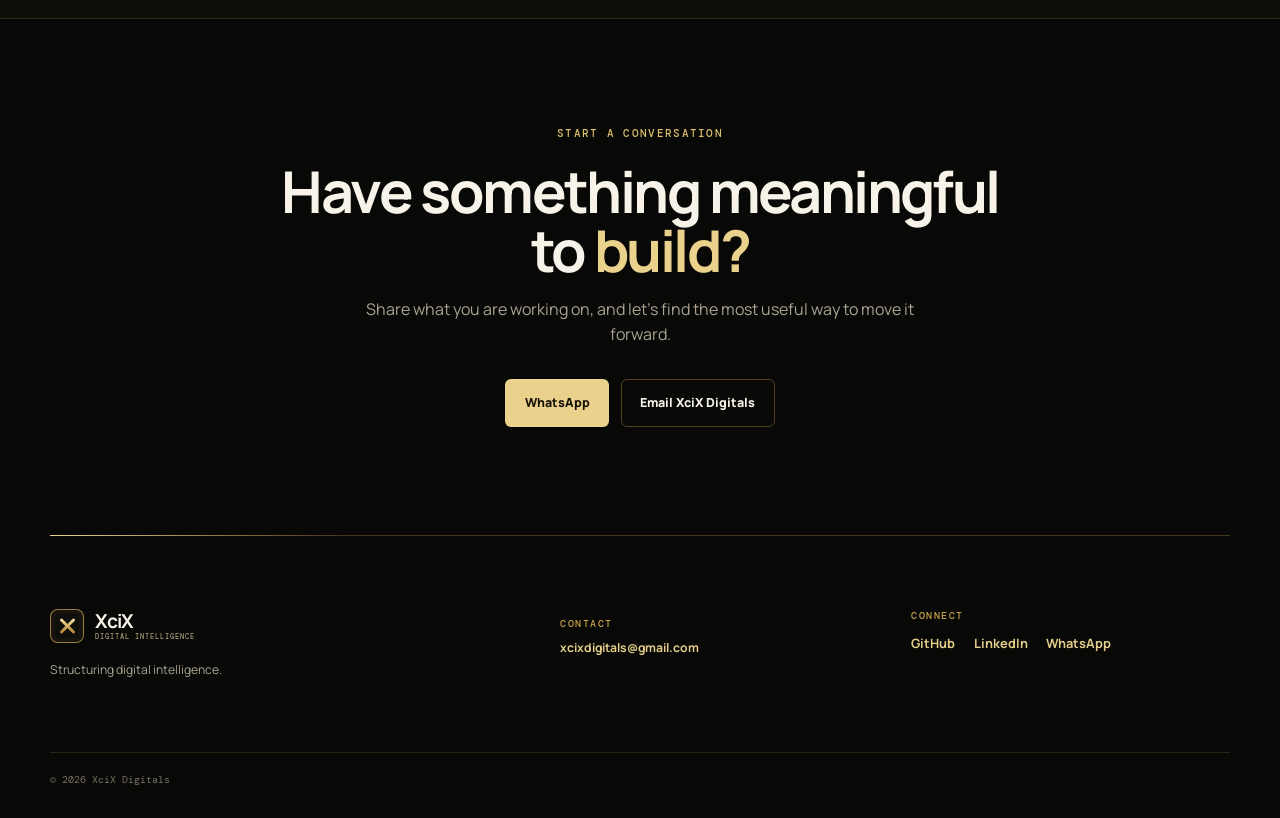
<file: founder.html>
<!doctype html>
<html lang="en"><head><meta charset="utf-8"><meta name="viewport" content="width=device-width, initial-scale=1"><meta name="description" content="Meet Stephen Oluwatobiloba, Founder of XciX Digitals."><title>Founder | XciX Digitals</title><link rel="stylesheet" href="site.css"></head><body><main>
<section class="page-hero founder-hero"><header class="header shell"><a class="logo" href="./" aria-label="XciX Digitals home"><span class="logo-word"><b>X</b><i>ci</i><b>X</b></span></a><nav aria-label="Primary navigation"><a href="./">Home</a><a href="services/">Services</a><a href="work/">Work</a><a href="about/">About</a></nav><a class="header-cta" href="contact/">Start a project</a></header><div class="shell founder-intro reveal"><figure class="founder-portrait"><img src="founder-stephen-oluwatobiloba.jpg" alt="Stephen Oluwatobiloba, Founder of XciX Digitals"></figure><div><p class="kicker">Founder / XciX Digitals</p><h1>Stephen<br><em>Oluwatobiloba.</em></h1><p>Data Scientist and Full-Stack Developer building focused, useful technology for businesses with ideas worth pursuing.</p></div></div></section>
<section class="section shell founder-grid"><div class="founder-statement reveal"><p class="kicker">Perspective</p><h2>Build things people can <em>rely on.</em></h2></div><div class="founder-copy reveal"><p>Stephen Oluwatobiloba founded XciX Digitals with a simple belief: the best technology is structured around a real business need, then carried through with care.</p><p>His work spans data analysis, web development, API integration, product development, and digital systems design. That mix makes it possible to look at a problem from both angles—what the data says and what people actually need to do next.</p><a class="button primary" href="https://wa.me/2348137477654" target="_blank" rel="noreferrer">Message Stephen on WhatsApp</a></div></section>
<section class="dark-band"><div class="section shell"><p class="kicker reveal">Core strengths</p><div class="expertise-grid"><article class="reveal"><span>Data</span><h3>Data Science</h3><p>Turning raw information into insight, structure, and decisions that can be acted on.</p></article><article class="reveal"><span>Build</span><h3>Full-Stack Development</h3><p>Designing and developing responsive platforms with a dependable technical foundation.</p></article><article class="reveal"><span>Shape</span><h3>Product Thinking</h3><p>Making sure every digital product begins with the right problem and a clear next step.</p></article></div></div></section>
<section class="section shell founder-contact reveal"><p class="kicker">Start a conversation</p><h2>Have something meaningful to <em>build?</em></h2><p>Share what you are working on, and let’s find the most useful way to move it forward.</p><div class="story-actions"><a class="button primary" href="https://wa.me/2348137477654" target="_blank" rel="noreferrer">WhatsApp</a><a class="button secondary" href="contact/">Email XciX Digitals</a></div></section>
</main><footer class="footer shell"><div><a class="logo footer-logo" href="./"><span class="logo-word"><b>X</b><i>ci</i><b>X</b></span></a><p>Structuring digital intelligence.</p></div><a href="mailto:xcixdigitals@gmail.com">xcixdigitals@gmail.com</a><div class="socials"><a href="https://github.com/Stephen-T-O" target="_blank" rel="noreferrer">GitHub</a><a href="https://www.linkedin.com" target="_blank" rel="noreferrer">LinkedIn</a></div><p>© 2026 XciX Digitals</p></footer><script src="site.js"></script></body></html>
</file>
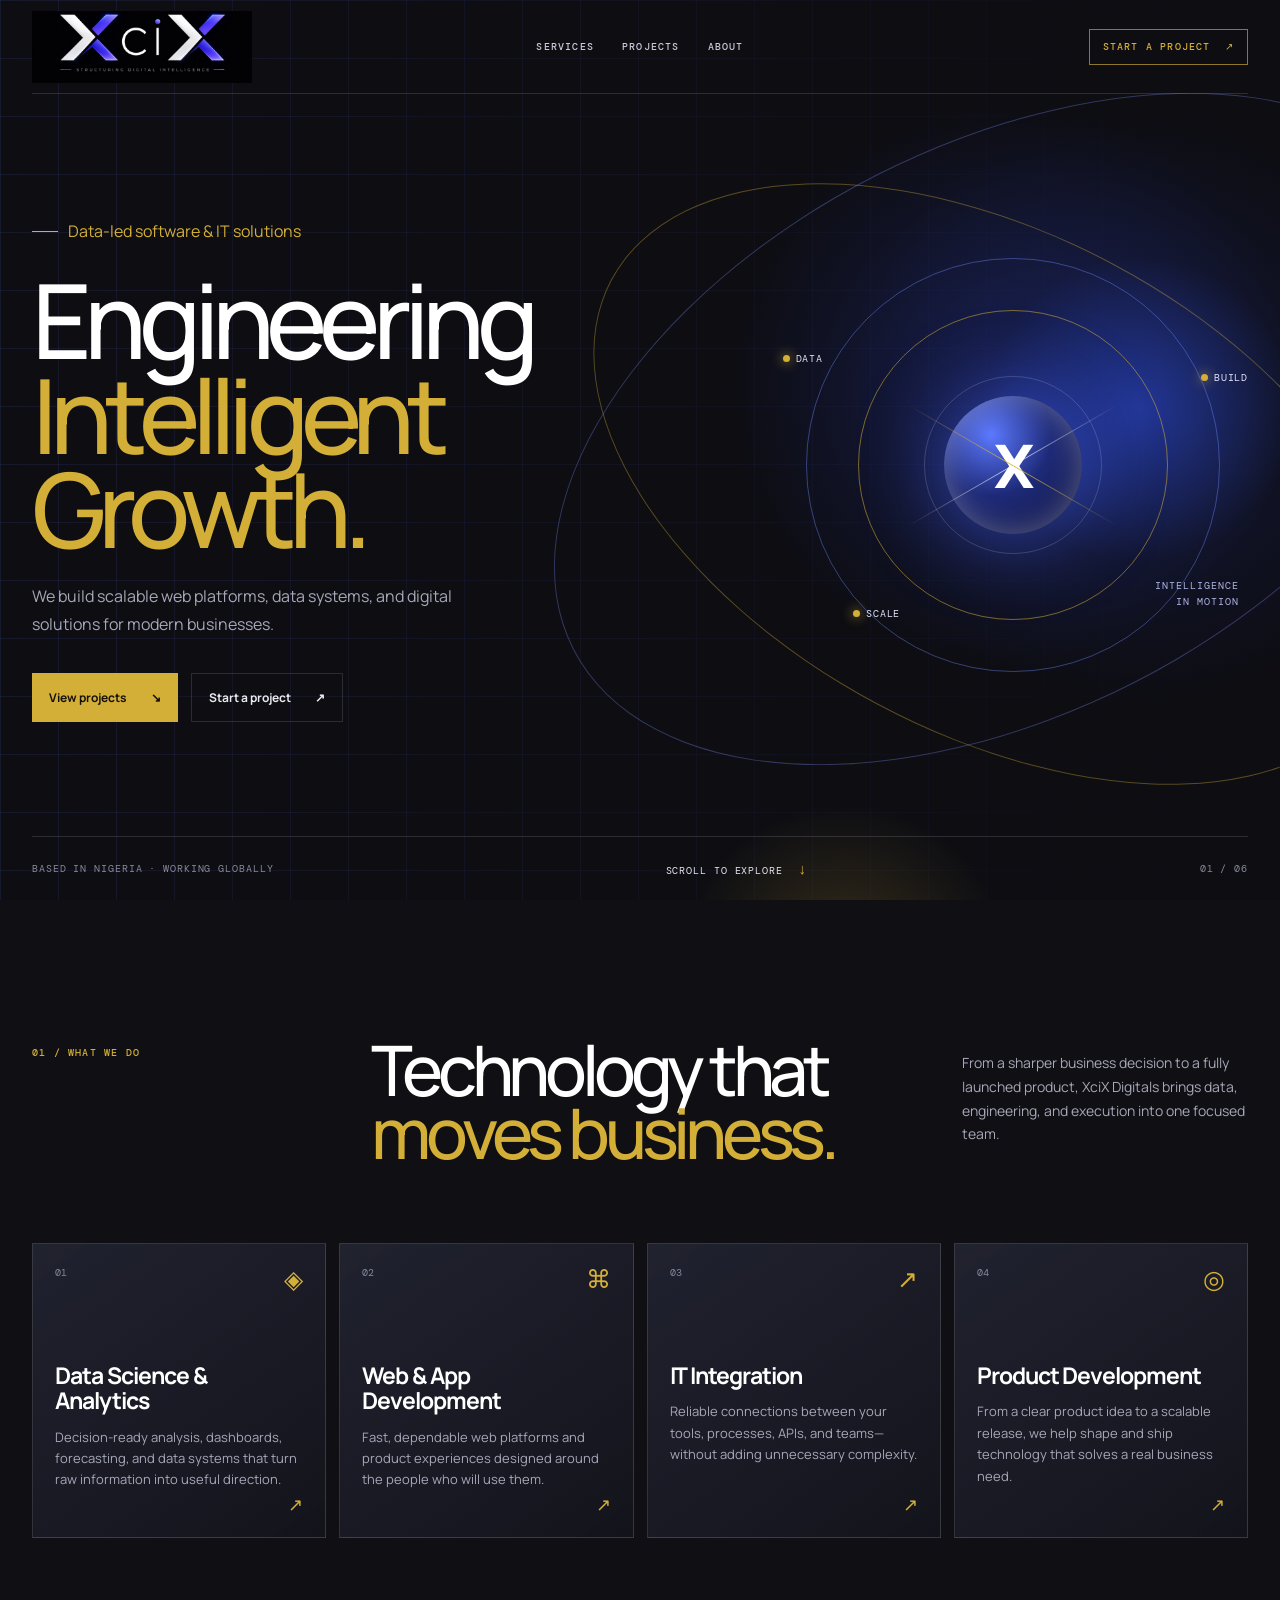
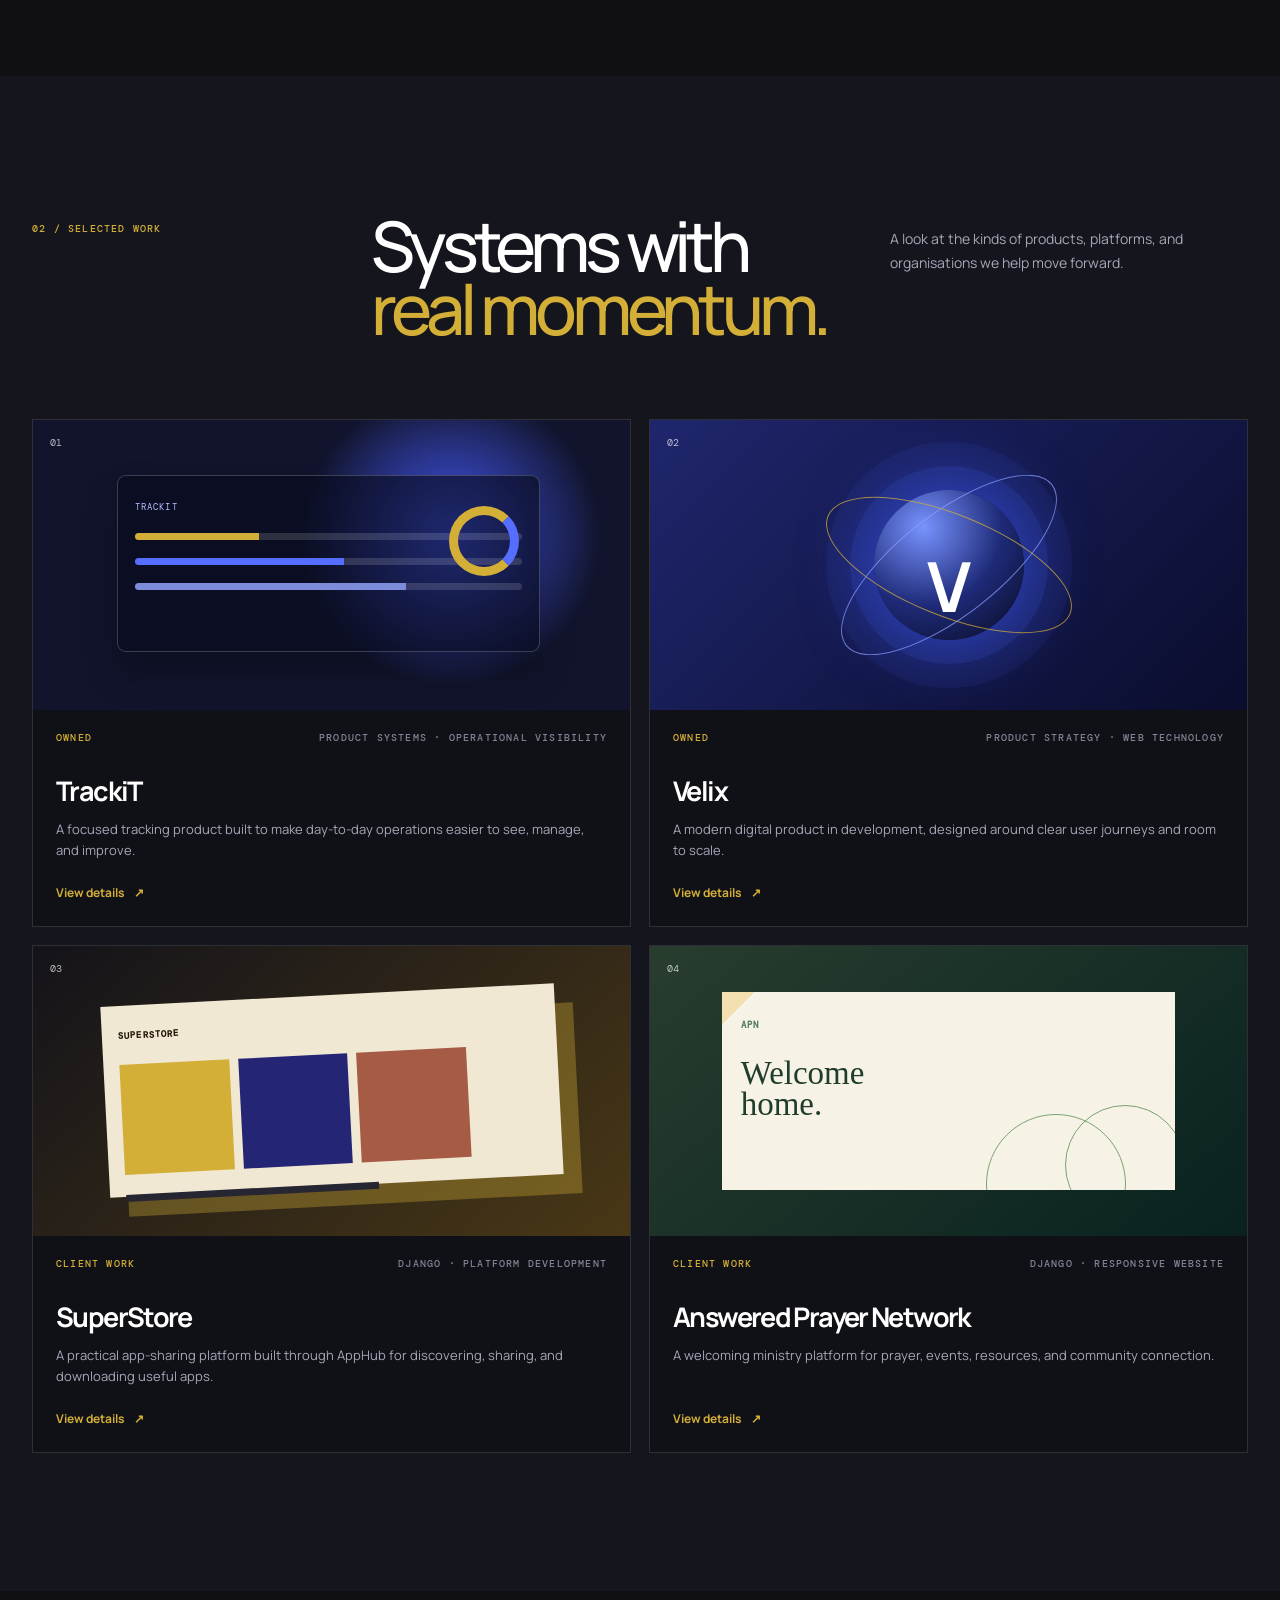
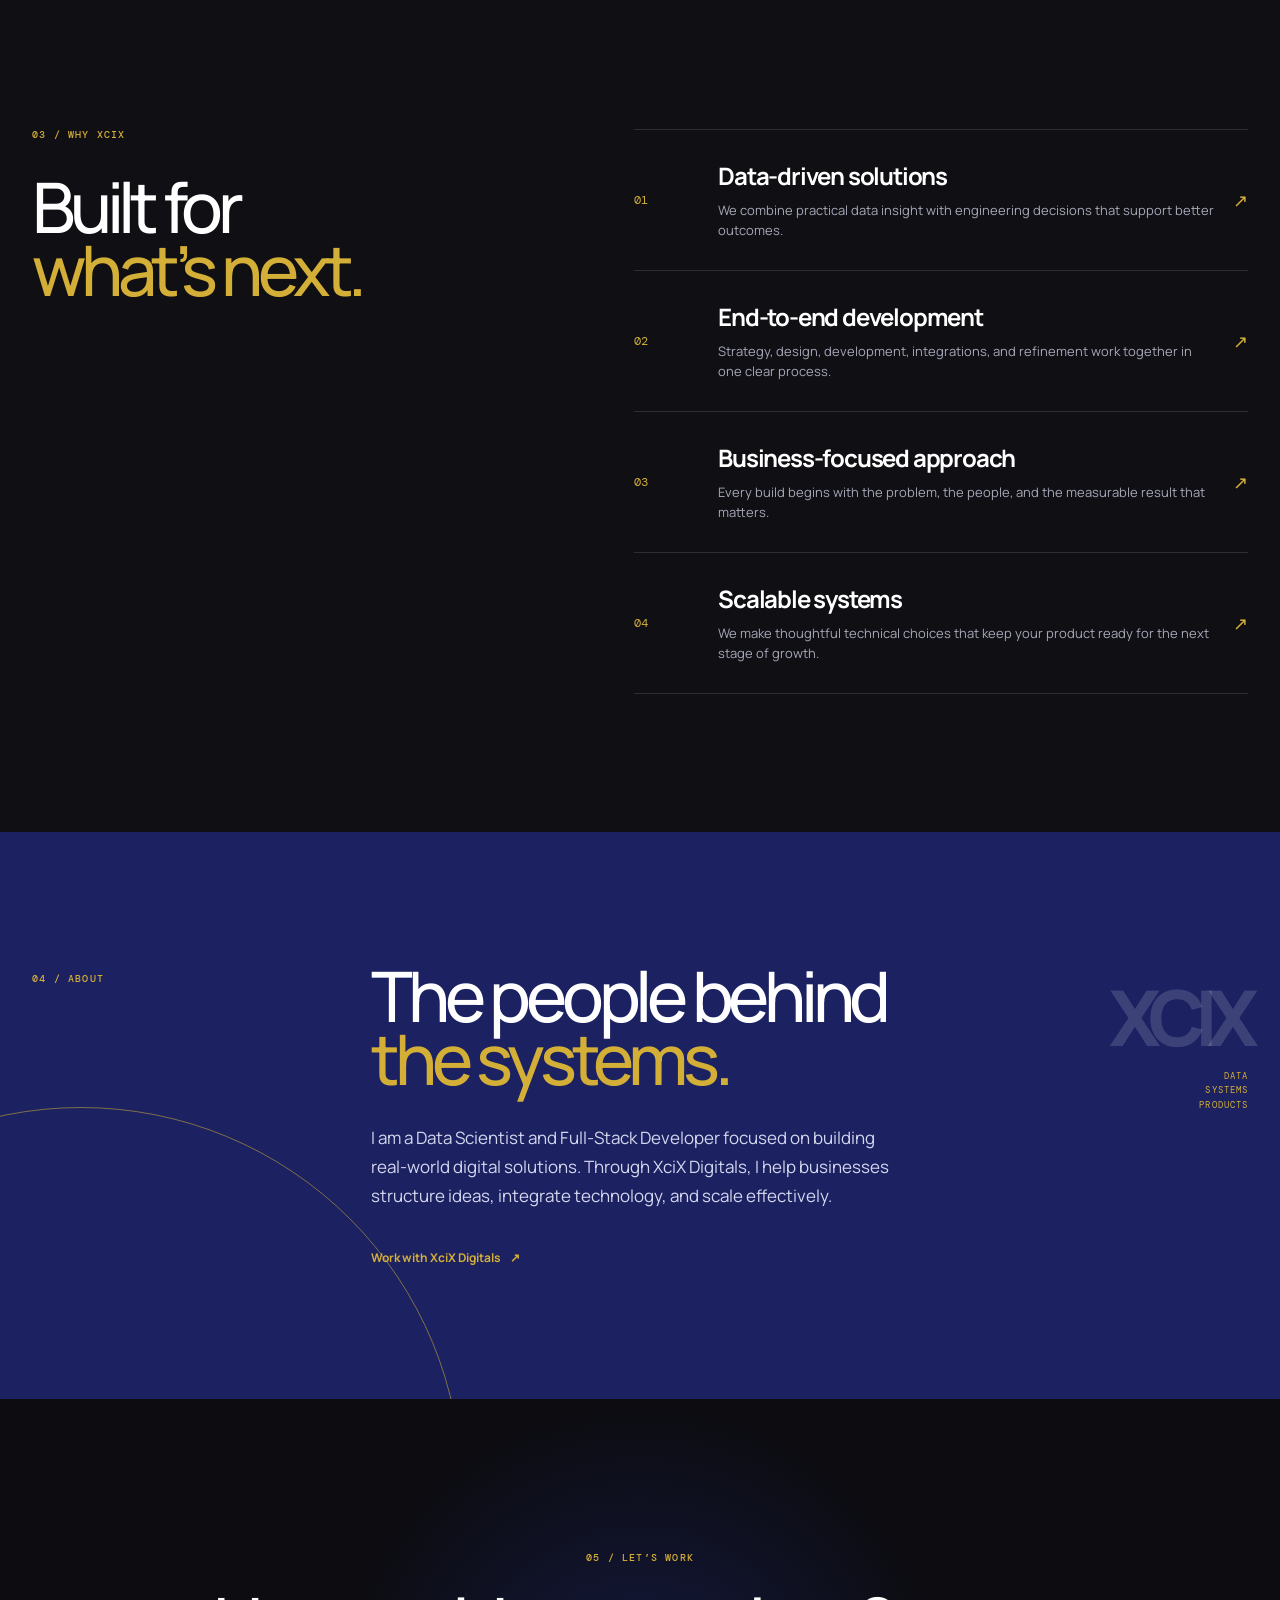
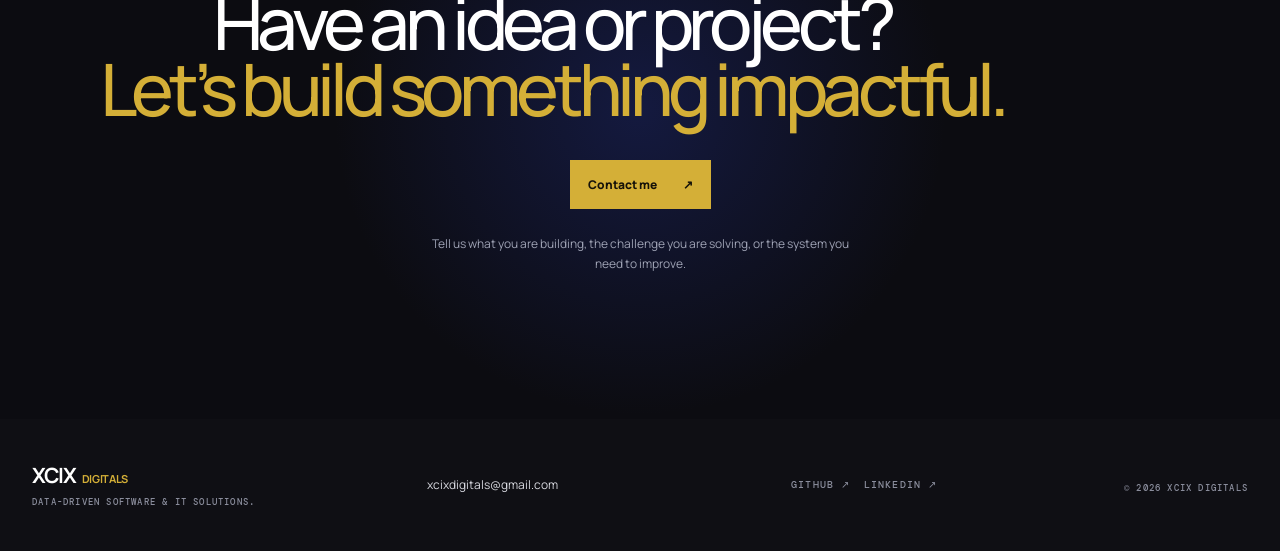
<file: legacy-single-page.html>
<!doctype html>
<html lang="en">
<head>
  <meta charset="utf-8" />
  <meta name="viewport" content="width=device-width, initial-scale=1" />
  <meta name="description" content="XciX Digitals builds scalable web platforms, data systems, and IT solutions for modern businesses." />
  <meta name="keywords" content="XciX Digitals, XCIX Digitals, software development Nigeria, data science Nigeria, IT solutions, web development" />
  <meta name="robots" content="index, follow" />
  <meta name="google-site-verification" content="47NoAa1sku-u-4Npl8SSdw_2eQ0YzAXNvpUlF9eqxQE" />
  <link rel="canonical" href="https://stephen-t-o.github.io/" />
  <meta property="og:title" content="XciX Digitals | Engineering Intelligent Growth" />
  <meta property="og:description" content="Data-driven software, web platforms, and IT solutions for modern businesses." />
  <meta property="og:image" content="https://stephen-t-o.github.io/og.png" />
  <meta property="og:url" content="https://stephen-t-o.github.io/" />
  <meta property="og:type" content="website" />
  <title>XciX Digitals | Engineering Intelligent Growth</title>
  <link rel="stylesheet" href="style.css" />
  <script type="application/ld+json">
    {"@context":"https://schema.org","@type":"Organization","name":"XciX Digitals","alternateName":"XCIX Digitals","url":"https://stephen-t-o.github.io/","logo":"https://stephen-t-o.github.io/xcix-logo-official.png","founder":{"@type":"Person","name":"Oluwatobiloba Stephen"},"email":"xcixdigitals@gmail.com","telephone":"+2348137477654","areaServed":["Nigeria","Worldwide"],"description":"Data-driven software, web platforms, and IT solutions for modern businesses."}
  </script>
</head>
<body>
  <main>
    <section class="hero" id="top">
      <div class="hero-grid"></div><div class="hero-glow glow-one"></div><div class="hero-glow glow-two"></div><div class="data-orbit orbit-a"></div><div class="data-orbit orbit-b"></div>
      <header class="site-header shell">
        <a class="brand" href="#top" aria-label="XciX Digitals home"><img src="xcix-logo-official.png" alt="XciX Digitals" /></a>
        <nav aria-label="Primary navigation"><a href="#services">Services</a><a href="#projects">Projects</a><a href="#about">About</a></nav>
        <a class="nav-contact" href="#contact">Start a project <span>↗</span></a>
      </header>
      <div class="hero-inner shell">
        <div class="hero-copy fade-in">
          <p class="eyebrow"><span></span> Data-led software &amp; IT solutions</p>
          <h1>Engineering<br><em>Intelligent Growth.</em></h1>
          <p class="hero-description">We build scalable web platforms, data systems, and digital solutions for modern businesses.</p>
          <div class="hero-actions"><a class="button button-primary" href="#projects">View projects <span>↘</span></a><a class="button button-ghost" href="#contact">Start a project <span>↗</span></a></div>
        </div>
        <div class="hero-system" aria-label="Technology system visual">
          <div class="system-ring ring-one"></div><div class="system-ring ring-two"></div><div class="system-ring ring-three"></div><div class="system-core"><span>X</span><i></i><b></b></div>
          <div class="system-node node-a"><i></i> Data</div><div class="system-node node-b"><i></i> Build</div><div class="system-node node-c"><i></i> Scale</div><p>Intelligence<br>in motion</p>
        </div>
      </div>
      <div class="hero-footer shell"><span>Based in Nigeria · Working globally</span><span class="scroll-note">Scroll to explore <i>↓</i></span><span>01 / 06</span></div>
    </section>

    <section class="services-section shell section-space reveal" id="services">
      <div class="section-intro"><p class="section-label">01 / What we do</p><h2>Technology that<br><em>moves business.</em></h2><p>From a sharper business decision to a fully launched product, XciX Digitals brings data, engineering, and execution into one focused team.</p></div>
      <div class="services-grid">
        <article class="service-card"><div class="card-top"><span>01</span><b>◈</b></div><h3>Data Science &amp; Analytics</h3><p>Decision-ready analysis, dashboards, forecasting, and data systems that turn raw information into useful direction.</p><span class="card-arrow">↗</span></article>
        <article class="service-card"><div class="card-top"><span>02</span><b>⌘</b></div><h3>Web &amp; App Development</h3><p>Fast, dependable web platforms and product experiences designed around the people who will use them.</p><span class="card-arrow">↗</span></article>
        <article class="service-card"><div class="card-top"><span>03</span><b>↗</b></div><h3>IT Integration</h3><p>Reliable connections between your tools, processes, APIs, and teams—without adding unnecessary complexity.</p><span class="card-arrow">↗</span></article>
        <article class="service-card"><div class="card-top"><span>04</span><b>◎</b></div><h3>Product Development</h3><p>From a clear product idea to a scalable release, we help shape and ship technology that solves a real business need.</p><span class="card-arrow">↗</span></article>
      </div>
    </section>

    <section class="projects-section" id="projects"><div class="shell section-space reveal">
      <div class="section-intro projects-intro"><p class="section-label">02 / Selected work</p><h2>Systems with<br><em>real momentum.</em></h2><p>A look at the kinds of products, platforms, and organisations we help move forward.</p></div>
      <div class="projects-grid">
        <article class="project-card trackit"><div class="project-visual"><span class="project-number">01</span><div class="trackit-ui"><span>TRACKIT</span><i></i><i></i><i></i><b></b></div></div><div class="project-content"><div><span class="project-tag">Owned</span><span class="project-meta">Product systems · Operational visibility</span></div><h3>TrackiT</h3><p>A focused tracking product built to make day-to-day operations easier to see, manage, and improve.</p><a href="#contact">View details <span>↗</span></a></div></article>
        <article class="project-card velix"><div class="project-visual"><span class="project-number">02</span><div class="velix-orb"><i></i><b>V</b></div></div><div class="project-content"><div><span class="project-tag">Owned</span><span class="project-meta">Product strategy · Web technology</span></div><h3>Velix</h3><p>A modern digital product in development, designed around clear user journeys and room to scale.</p><a href="#contact">View details <span>↗</span></a></div></article>
        <article class="project-card store"><div class="project-visual"><span class="project-number">03</span><div class="store-ui"><span>SUPERSTORE</span><div><i></i><i></i><i></i></div><b></b></div></div><div class="project-content"><div><span class="project-tag">Client Work</span><span class="project-meta">Django · Platform development</span></div><h3>SuperStore</h3><p>A practical app-sharing platform built through AppHub for discovering, sharing, and downloading useful apps.</p><a href="#contact">View details <span>↗</span></a></div></article>
        <article class="project-card apnom"><div class="project-visual"><span class="project-number">04</span><div class="apnom-ui"><span>APN</span><strong>Welcome<br>home.</strong><i></i><i></i></div></div><div class="project-content"><div><span class="project-tag">Client Work</span><span class="project-meta">Django · Responsive website</span></div><h3>Answered Prayer Network</h3><p>A welcoming ministry platform for prayer, events, resources, and community connection.</p><a href="https://www.answeredprayernetwork.org" target="_blank" rel="noreferrer">View details <span>↗</span></a></div></article>
      </div>
    </div></section>

    <section class="why-section shell section-space reveal"><div class="why-heading"><p class="section-label">03 / Why XciX</p><h2>Built for<br><em>what&rsquo;s next.</em></h2></div><div class="advantage-list">
      <article class="advantage"><span>01</span><div><h3>Data-driven solutions</h3><p>We combine practical data insight with engineering decisions that support better outcomes.</p></div><b>↗</b></article>
      <article class="advantage"><span>02</span><div><h3>End-to-end development</h3><p>Strategy, design, development, integrations, and refinement work together in one clear process.</p></div><b>↗</b></article>
      <article class="advantage"><span>03</span><div><h3>Business-focused approach</h3><p>Every build begins with the problem, the people, and the measurable result that matters.</p></div><b>↗</b></article>
      <article class="advantage"><span>04</span><div><h3>Scalable systems</h3><p>We make thoughtful technical choices that keep your product ready for the next stage of growth.</p></div><b>↗</b></article>
    </div></section>

    <section class="about-section" id="about"><div class="shell about-inner reveal"><p class="section-label">04 / About</p><div><h2>The people behind<br><em>the systems.</em></h2><p>I am a Data Scientist and Full-Stack Developer focused on building real-world digital solutions. Through XciX Digitals, I help businesses structure ideas, integrate technology, and scale effectively.</p><a href="#contact" class="text-action">Work with XciX Digitals <span>↗</span></a></div><div class="about-mark"><span>XCIX</span><i>DATA<br>SYSTEMS<br>PRODUCTS</i></div></div></section>

    <section class="contact-section" id="contact"><div class="contact-grid"></div><div class="shell contact-inner reveal"><p class="section-label">05 / Let&rsquo;s work</p><h2>Have an idea or project?<br><em>Let&rsquo;s build something impactful.</em></h2><a class="contact-button" href="mailto:xcixdigitals@gmail.com">Contact me <span>↗</span></a><p class="contact-note">Tell us what you are building, the challenge you are solving, or the system you need to improve.</p></div></section>
  </main>
  <footer class="site-footer shell"><div><a class="footer-brand" href="#top">XciX <span>Digitals</span></a><p>Data-driven software &amp; IT solutions.</p></div><a href="mailto:xcixdigitals@gmail.com">xcixdigitals@gmail.com</a><div class="socials"><a href="https://github.com/Stephen-T-O" target="_blank" rel="noreferrer">GitHub ↗</a><a href="https://www.linkedin.com" target="_blank" rel="noreferrer">LinkedIn ↗</a></div><p class="copyright">© 2026 XciX Digitals</p></footer>
  <script src="script.js"></script>
</body>
</html>
</file>
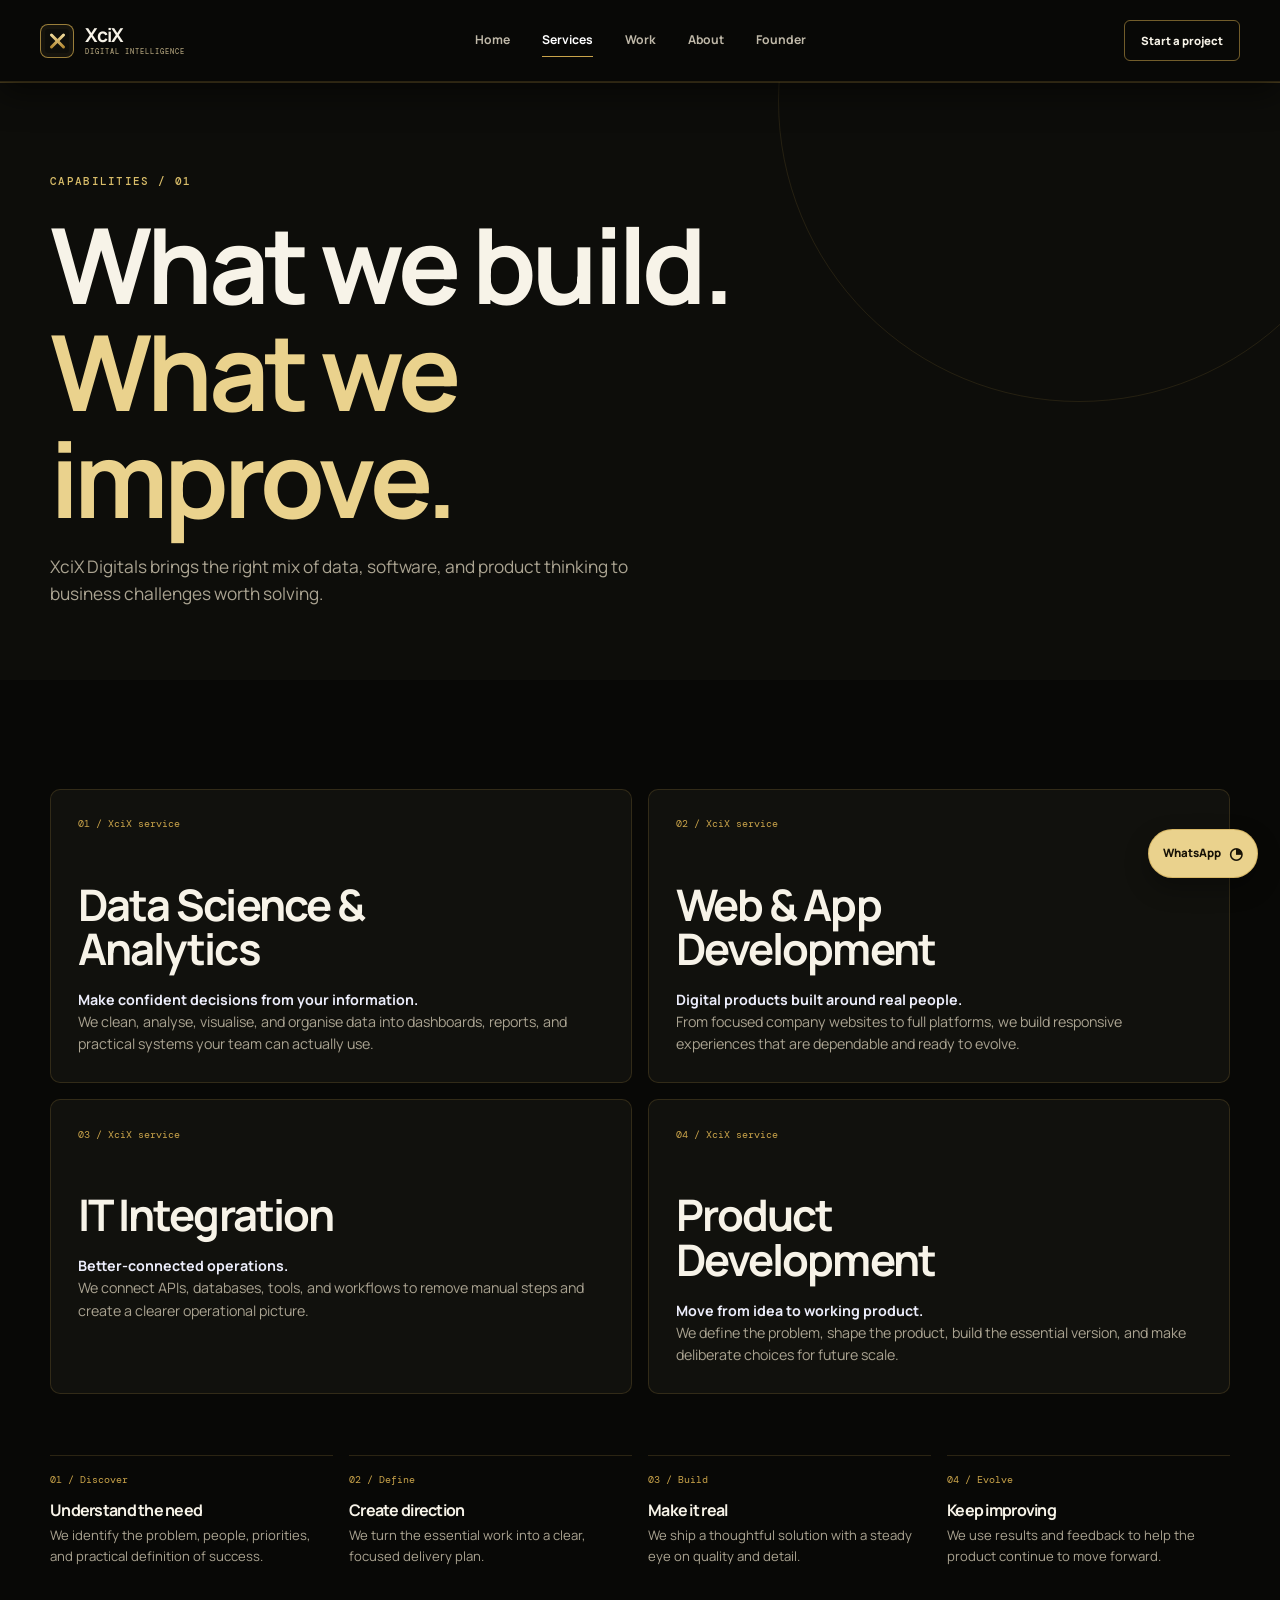
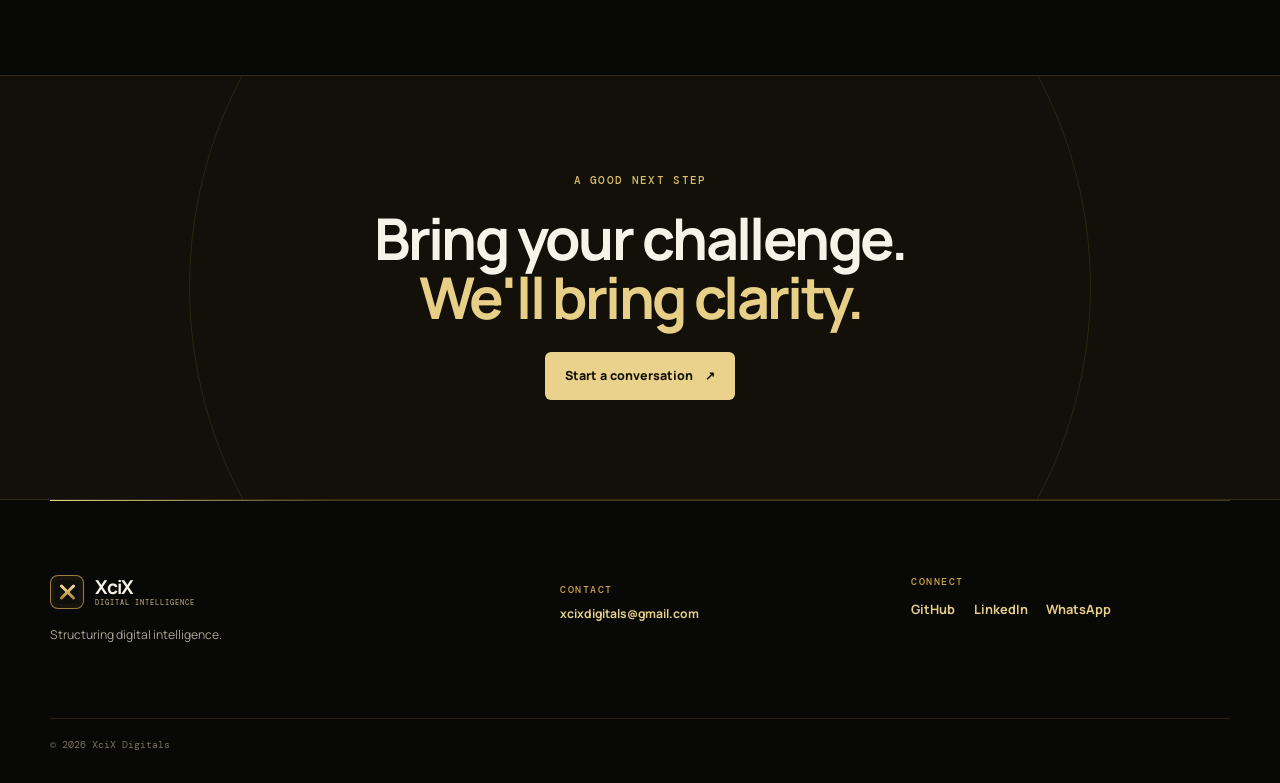
<file: services.html>
<!doctype html>
<html lang="en"><head><meta charset="utf-8"><meta name="viewport" content="width=device-width, initial-scale=1"><meta name="description" content="Services from XciX Digitals: data science, web and app development, IT integration, and product development."><title>Services | XciX Digitals</title><link rel="stylesheet" href="site.css"></head><body><main><section class="page-hero"><header class="header shell"><a class="logo" href="./" aria-label="XciX Digitals home"><span class="logo-word"><b>X</b><i>ci</i><b>X</b></span><span class="logo-tag">Digital Intelligence</span></a><nav aria-label="Primary navigation"><a href="./">Home</a><a class="active" href="services/">Services</a><a href="work/">Work</a><a href="about/">About</a></nav><a class="header-cta" href="contact/">Start a project ↗</a></header><div class="shell page-head"><p class="kicker">Capabilities / 01</p><h1>What we build.<br><em>What we improve.</em></h1><p>XciX Digitals brings the right mix of data, software, and product thinking to business challenges worth solving.</p></div></section><section class="section shell"><div class="detail-grid"><article class="detail"><span>01 / XciX service</span><h2>Data Science &amp; Analytics</h2><p><strong>Make confident decisions from your information.</strong><br>We clean, analyse, visualise, and organise data into dashboards, reports, and practical systems your team can actually use.</p></article><article class="detail"><span>02 / XciX service</span><h2>Web &amp; App Development</h2><p><strong>Digital products built around real people.</strong><br>From focused company websites to full platforms, we build responsive experiences that are dependable and ready to evolve.</p></article><article class="detail"><span>03 / XciX service</span><h2>IT Integration</h2><p><strong>Better-connected operations.</strong><br>We connect APIs, databases, tools, and workflows to remove manual steps and create a clearer operational picture.</p></article><article class="detail"><span>04 / XciX service</span><h2>Product Development</h2><p><strong>Move from idea to working product.</strong><br>We define the problem, shape the product, build the essential version, and make deliberate choices for future scale.</p></article></div><div class="steps"><article><span>01 / Discover</span><h3>Understand the need</h3><p>We identify the problem, people, priorities, and practical definition of success.</p></article><article><span>02 / Define</span><h3>Create direction</h3><p>We turn the essential work into a clear, focused delivery plan.</p></article><article><span>03 / Build</span><h3>Make it real</h3><p>We ship a thoughtful solution with a steady eye on quality and detail.</p></article><article><span>04 / Evolve</span><h3>Keep improving</h3><p>We use results and feedback to help the product continue to move forward.</p></article></div></section><section class="cta"><div class="shell"><p class="kicker">A good next step</p><h2>Bring your challenge.<br><em>We&apos;ll bring clarity.</em></h2><a class="button primary" href="contact/">Start a conversation <span>↗</span></a></div></section></main><footer class="footer shell"><div><a class="logo footer-logo" href="./"><span class="logo-word"><b>X</b><i>ci</i><b>X</b></span><span class="logo-tag">Digital Intelligence</span></a><p>Structuring digital intelligence.</p></div><a href="mailto:xcixdigitals@gmail.com">xcixdigitals@gmail.com</a><div class="socials"><a href="https://github.com/Stephen-T-O" target="_blank" rel="noreferrer">GitHub ↗</a><a href="https://www.linkedin.com" target="_blank" rel="noreferrer">LinkedIn ↗</a></div><p>© 2026 XciX Digitals</p></footer><script src="site.js"></script></body></html>
</file>
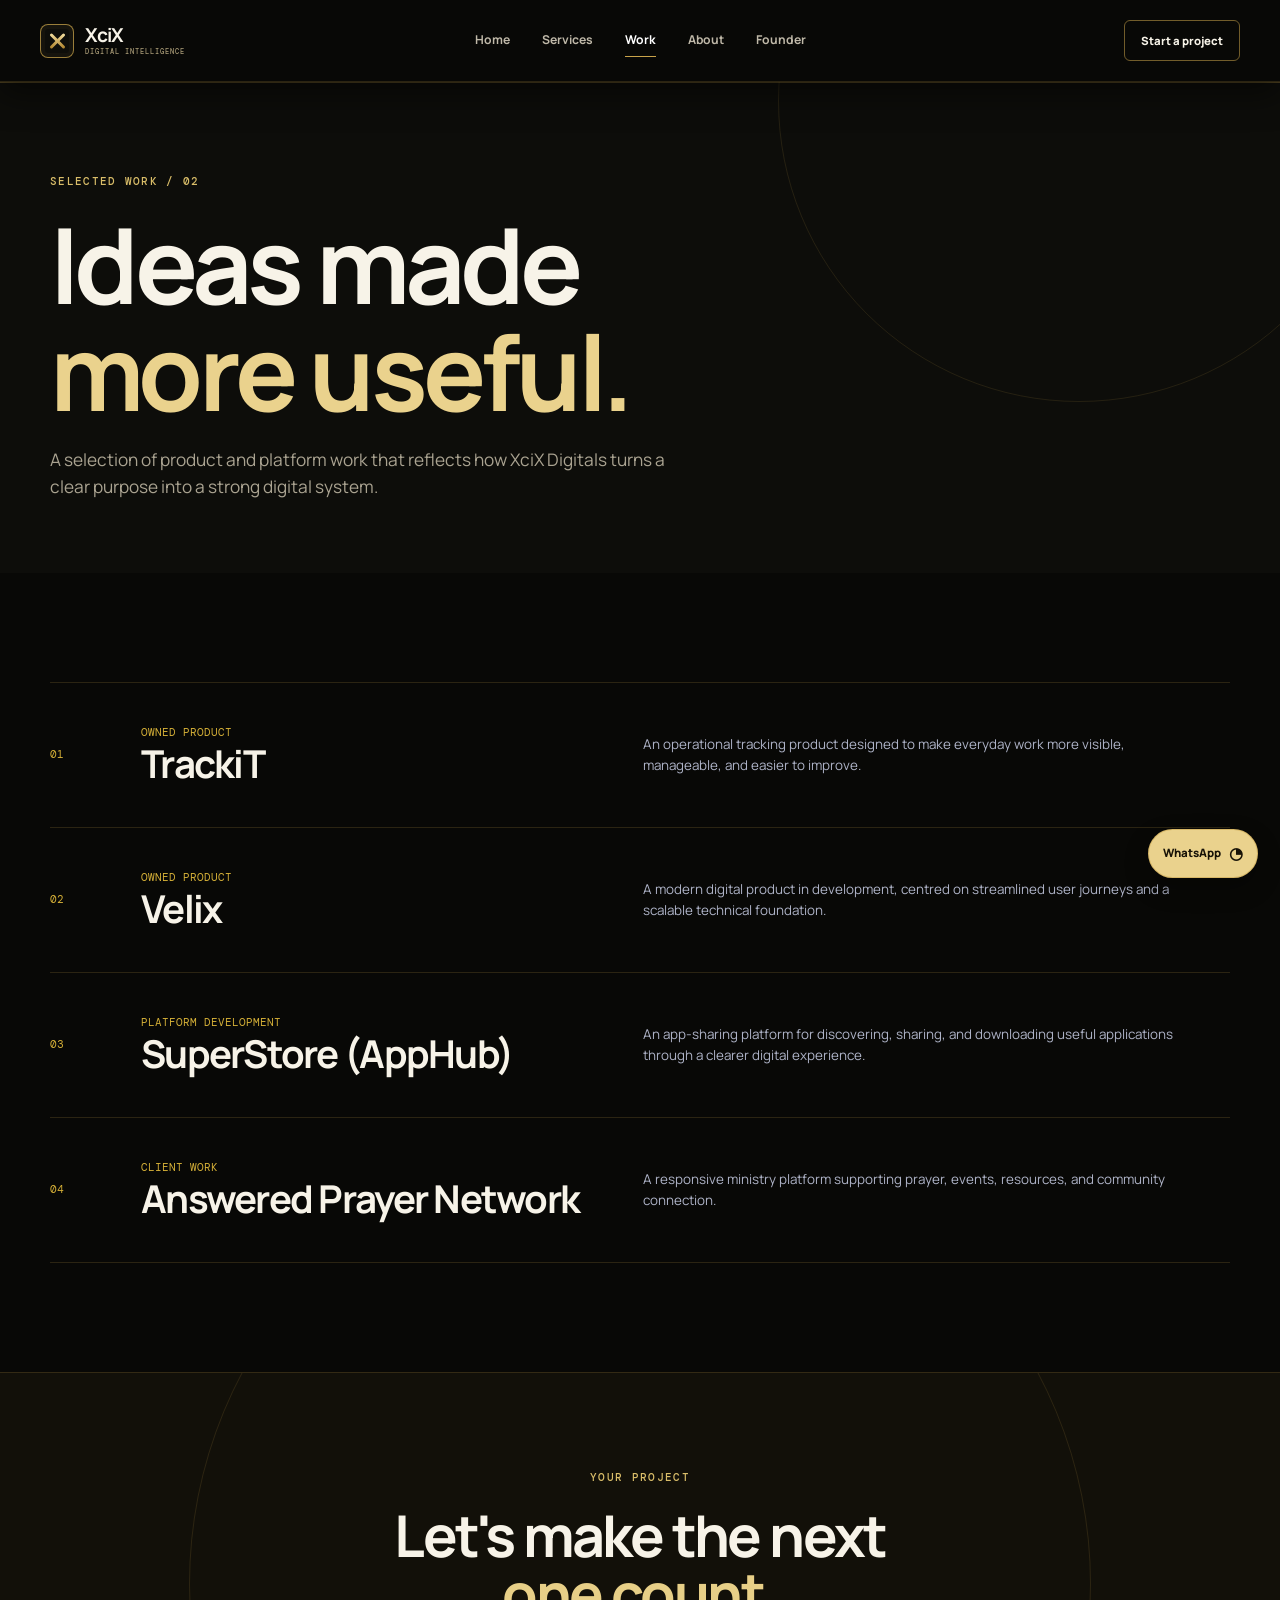
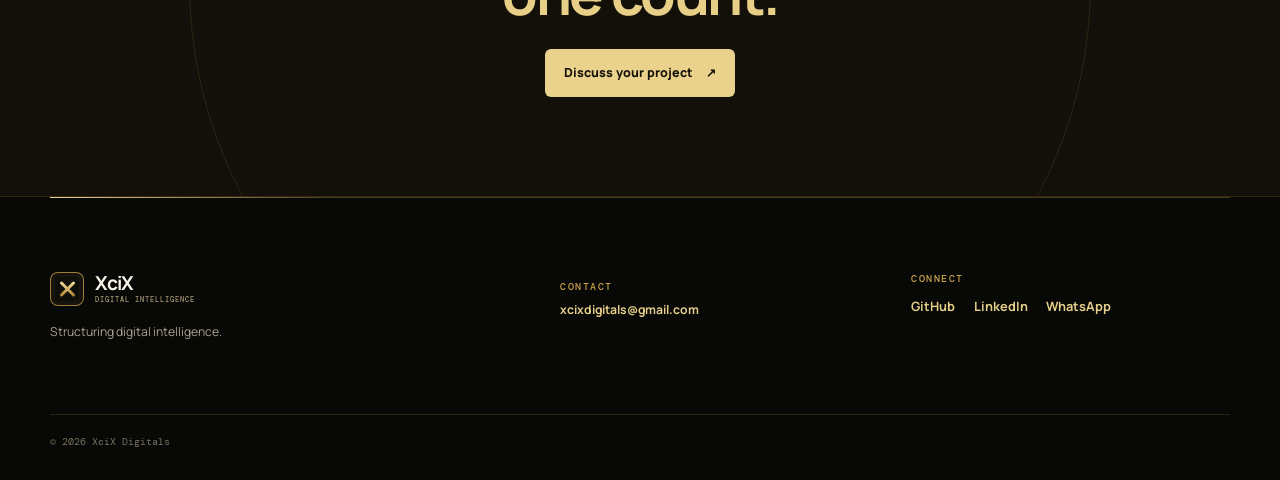
<file: work.html>
<!doctype html>
<html lang="en"><head><meta charset="utf-8"><meta name="viewport" content="width=device-width, initial-scale=1"><meta name="description" content="Selected XciX Digitals products and client platforms."><title>Work | XciX Digitals</title><link rel="stylesheet" href="site.css"></head><body><main><section class="page-hero"><header class="header shell"><a class="logo" href="./" aria-label="XciX Digitals home"><span class="logo-word"><b>X</b><i>ci</i><b>X</b></span><span class="logo-tag">Digital Intelligence</span></a><nav aria-label="Primary navigation"><a href="./">Home</a><a href="services/">Services</a><a class="active" href="work/">Work</a><a href="about/">About</a></nav><a class="header-cta" href="contact/">Start a project ↗</a></header><div class="shell page-head"><p class="kicker">Selected work / 02</p><h1>Ideas made<br><em>more useful.</em></h1><p>A selection of product and platform work that reflects how XciX Digitals turns a clear purpose into a strong digital system.</p></div></section><section class="section shell"><div class="work-list"><article><span>01</span><div><p>Owned product</p><h2>TrackiT</h2></div><small>An operational tracking product designed to make everyday work more visible, manageable, and easier to improve.</small><b>↗</b></article><article><span>02</span><div><p>Owned product</p><h2>Velix</h2></div><small>A modern digital product in development, centred on streamlined user journeys and a scalable technical foundation.</small><b>↗</b></article><article><span>03</span><div><p>Platform development</p><h2>SuperStore (AppHub)</h2></div><small>An app-sharing platform for discovering, sharing, and downloading useful applications through a clearer digital experience.</small><b>↗</b></article><article><span>04</span><div><p>Client work</p><h2>Answered Prayer Network</h2></div><small>A responsive ministry platform supporting prayer, events, resources, and community connection.</small><a href="https://www.answeredprayernetwork.org" target="_blank" rel="noreferrer">↗</a></article></div></section><section class="cta"><div class="shell"><p class="kicker">Your project</p><h2>Let&apos;s make the next<br><em>one count.</em></h2><a class="button primary" href="contact/">Discuss your project <span>↗</span></a></div></section></main><footer class="footer shell"><div><a class="logo footer-logo" href="./"><span class="logo-word"><b>X</b><i>ci</i><b>X</b></span><span class="logo-tag">Digital Intelligence</span></a><p>Structuring digital intelligence.</p></div><a href="mailto:xcixdigitals@gmail.com">xcixdigitals@gmail.com</a><div class="socials"><a href="https://github.com/Stephen-T-O" target="_blank" rel="noreferrer">GitHub ↗</a><a href="https://www.linkedin.com" target="_blank" rel="noreferrer">LinkedIn ↗</a></div><p>© 2026 XciX Digitals</p></footer><script src="site.js"></script></body></html>
</file>
<file: site.css>
@import url('https://fonts.googleapis.com/css2?family=DM+Mono:wght@400;500&family=Manrope:wght@400;500;600;700;800&display=swap');
:root{--bg:#0a0a0d;--card:#151620;--ink:#f9f9fd;--muted:#a6a9bc;--line:rgba(255,255,255,.12);--blue:#7181ff}*{box-sizing:border-box}html{scroll-behavior:smooth;background:var(--bg)}body{margin:0;min-width:320px;overflow-x:hidden;background:var(--bg);color:var(--ink);font-family:Manrope,Arial,sans-serif;line-height:1.55}body:before{position:fixed;inset:0;z-index:-9;content:"";background:radial-gradient(circle at 5% 0,rgba(72,83,220,.13),transparent 31rem),radial-gradient(circle at 96% 34%,rgba(129,75,216,.11),transparent 29rem)}a{color:inherit;text-decoration:none}h1,h2,h3,p{margin-top:0}h1,h2,h3{letter-spacing:-.055em;line-height:1.02}h1{font-size:clamp(3.15rem,8.2vw,7.2rem);margin-bottom:1.45rem}h2{font-size:clamp(2.15rem,4.5vw,4.35rem);margin-bottom:1.1rem}h3{font-size:1.27rem}p{color:var(--muted)}em{color:transparent;font-style:normal;background:linear-gradient(105deg,#adb7ff,#b983ff);-webkit-background-clip:text;background-clip:text}.shell{width:min(calc(100% - 48px),1200px);margin:auto}
.logo{display:inline-flex;flex-direction:column;width:max-content;line-height:1}.logo-word{display:inline-flex;align-items:baseline;font-size:1.92rem;letter-spacing:-.13em}.logo-word b{color:transparent;font-weight:800;letter-spacing:-.2em;background:linear-gradient(135deg,#fff 13%,#d8dcff 42%,#7382ff 70%,#ad73ff);-webkit-background-clip:text;background-clip:text;filter:drop-shadow(0 0 9px rgba(109,123,255,.28))}.logo-word i{margin:0 .14em 0 .23em;color:#fff;font-size:.76em;font-style:normal;font-weight:400}.logo-tag{margin-top:.32rem;color:#a7acc8;font:500 .43rem/1 'DM Mono',monospace;letter-spacing:.15em;text-transform:uppercase}
.header{position:relative;z-index:4;display:grid;grid-template-columns:1fr auto 1fr;align-items:center;gap:1.8rem;min-height:88px;border-bottom:1px solid var(--line)}.header nav{display:flex;justify-content:center;gap:1.4rem}.header nav a{position:relative;padding:.45rem 0;color:#c0c4d7;font-size:.72rem;font-weight:700}.header nav a:after{position:absolute;right:0;bottom:0;left:0;height:1px;content:"";background:#8996ff;transform:scaleX(0);transition:.22s}.header nav a:hover,.header nav a.active{color:#fff}.header nav a:hover:after,.header nav a.active:after{transform:scaleX(1)}.header-cta{justify-self:end;padding:.66rem .9rem;border:1px solid rgba(141,151,255,.55);border-radius:5px;font-size:.71rem;font-weight:800;transition:.2s}.header-cta:hover,.header-cta.active{border-color:transparent;background:linear-gradient(105deg,#5969ed,#8863e5);transform:translateY(-2px)}
.hero{position:relative;display:flex;flex-direction:column;min-height:100svh;overflow:hidden;isolation:isolate;background:linear-gradient(135deg,#0c0d15,#0a0a0d 58%)}.grid{position:absolute;inset:0;z-index:-4;background-image:linear-gradient(rgba(133,144,255,.095) 1px,transparent 1px),linear-gradient(90deg,rgba(133,144,255,.095) 1px,transparent 1px);background-size:64px 64px;mask-image:radial-gradient(ellipse 88% 80% at 60% 42%,#000,transparent 93%)}.orbit{position:absolute;z-index:-3;border:1px solid rgba(137,147,255,.27);border-radius:50%}.orbit-one{top:12%;right:-16%;width:min(88vw,1250px);aspect-ratio:1.9;transform:rotate(-23deg)}.orbit-two{top:10%;right:-11%;width:min(70vw,1030px);aspect-ratio:1.55;border-color:rgba(177,119,255,.22);transform:rotate(29deg)}.hero:after{position:absolute;right:-14%;top:11%;z-index:-2;width:min(52vw,710px);aspect-ratio:1;border-radius:50%;content:"";background:radial-gradient(circle at 34% 33%,rgba(244,245,255,.8),rgba(136,124,255,.54) 4%,rgba(73,86,229,.27) 23%,transparent 71%);filter:drop-shadow(0 0 52px rgba(74,89,255,.18));animation:float 7s ease-in-out infinite}.hero-copy{display:flex;flex:1;flex-direction:column;justify-content:center;padding:5.7rem 0 3.8rem}.eyebrow,.kicker{display:flex;align-items:center;gap:.72rem;margin-bottom:1.45rem;color:#b8bfff;font:500 .68rem/1 'DM Mono',monospace;letter-spacing:.12em;text-transform:uppercase}.eyebrow span{width:26px;height:1px;background:var(--blue)}.hero-copy h1{max-width:11.7ch}.hero-copy>p:not(.eyebrow){max-width:570px;margin-bottom:2rem;font-size:1.1rem}.actions{display:flex;flex-wrap:wrap;gap:.8rem}.button{display:inline-flex;align-items:center;gap:.8rem;min-height:47px;padding:.72rem 1rem;border:1px solid transparent;border-radius:5px;font-size:.78rem;font-weight:800;transition:.2s}.button:hover{transform:translateY(-3px)}.primary{background:linear-gradient(105deg,#5969ed,#8863e5);box-shadow:0 13px 30px rgba(86,96,237,.28)}.secondary{border-color:var(--line);background:rgba(255,255,255,.03)}.hero-meta{display:flex;justify-content:space-between;gap:1rem;padding:1rem 0;border-top:1px solid var(--line);color:#8d93ad;font:.63rem 'DM Mono',monospace;text-transform:uppercase}
.section{padding:7.2rem 0}.intro{max-width:680px;margin-bottom:3.1rem}.intro p:last-child{max-width:565px;margin-bottom:0;font-size:1rem}.dark-band{border-top:1px solid var(--line);border-bottom:1px solid var(--line);background:rgba(19,20,31,.54)}.card-grid,.project-grid{display:grid;grid-template-columns:repeat(3,1fr);gap:1rem;margin-bottom:2rem}.service-card{position:relative;min-height:278px;padding:1.45rem;overflow:hidden;border:1px solid var(--line);border-radius:11px;background:linear-gradient(145deg,rgba(28,30,47,.92),rgba(15,16,26,.92));transition:.25s}.service-card:hover,.project:hover{border-color:rgba(142,151,255,.52);box-shadow:0 20px 40px rgba(0,0,0,.27);transform:translateY(-6px)}.service-card>div{display:flex;justify-content:space-between;color:#909bff;font:.68rem 'DM Mono',monospace}.service-card h3{margin:4rem 0 .85rem}.service-card p{margin-bottom:1.05rem;font-size:.84rem}.service-card a,.text-link{color:#cad0ff;font-size:.75rem;font-weight:800}.service-card:after{position:absolute;right:-25px;bottom:-53px;width:130px;aspect-ratio:1;border:1px solid rgba(141,150,255,.22);border-radius:50%;content:""}.text-link{display:inline-flex;gap:.55rem}.project{overflow:hidden;border:1px solid var(--line);border-radius:11px;background:var(--card);transition:.25s}.project>div:last-child{padding:1.25rem}.project p{margin-bottom:.55rem;color:#b3b9d8;font:.64rem 'DM Mono',monospace;text-transform:uppercase}.project h3{margin-bottom:.65rem;font-size:1.56rem}.project small{display:block;color:#a9afc5;font-size:.78rem}.art{position:relative;display:grid;height:170px;overflow:hidden;place-items:center;background:linear-gradient(135deg,#1a2456,#3344a3)}.art:before{position:absolute;width:165%;height:58%;border-top:1px solid rgba(255,255,255,.38);border-bottom:1px solid rgba(255,255,255,.19);border-radius:50%;content:"";transform:rotate(-28deg)}.art span{position:absolute;top:13px;left:15px;color:rgba(255,255,255,.72);font:.66rem 'DM Mono',monospace}.art b{position:relative;color:#fff;font-size:4rem;text-shadow:0 0 25px rgba(255,255,255,.42)}.art.velix{background:linear-gradient(135deg,#321656,#7d40bd)}.art.apn{background:linear-gradient(135deg,#102e31,#267968 58%,#85bd82)}.art.apn b{font-size:2.1rem}
.reasons{display:grid;grid-template-columns:.75fr 1.25fr;gap:4rem}.reason-list{border-top:1px solid var(--line)}.reason-list article{display:grid;grid-template-columns:50px 1fr auto;gap:1rem;padding:1.25rem 0;border-bottom:1px solid var(--line)}.reason-list article>span{color:#8d99ff;font:.67rem 'DM Mono',monospace}.reason-list h3{margin-bottom:.25rem;font-size:1.05rem}.reason-list p{margin:0;font-size:.84rem}.reason-list b{color:#9ea7ff}.cta{position:relative;overflow:hidden;padding:clamp(4rem,7.5vw,7rem) 0;border-top:1px solid rgba(155,165,255,.26);border-bottom:1px solid rgba(155,165,255,.26);text-align:center;background:radial-gradient(circle at 50% 47%,rgba(94,102,230,.31),transparent 33%),linear-gradient(135deg,#19205a,#412a73)}.cta:before,.cta:after{position:absolute;top:50%;left:50%;border:1px solid rgba(214,217,255,.18);border-radius:50%;content:"";transform:translate(-50%,-50%)}.cta:before{width:580px;aspect-ratio:1}.cta:after{width:900px;aspect-ratio:1}.cta .shell{position:relative}.cta .kicker{justify-content:center;color:#d4ccff}.cta h2{margin-bottom:1.6rem}.cta em{color:#d5cbff;background:none;-webkit-text-fill-color:currentColor}
.page-hero{position:relative;overflow:hidden;background:linear-gradient(135deg,#0c0d15,#0a0a0d)}.page-hero:after{position:absolute;top:-200px;right:-100px;width:600px;aspect-ratio:1;border:1px solid rgba(139,151,255,.16);border-radius:50%;content:"";box-shadow:0 0 0 70px rgba(132,99,255,.028)}.page-head{position:relative;z-index:1;padding:6rem 0 5rem}.page-head h1{max-width:11ch}.page-head>p:last-child{max-width:650px;margin-bottom:0;font-size:1.08rem}.detail-grid{display:grid;grid-template-columns:repeat(2,1fr);gap:1rem}.detail{min-height:315px;padding:1.7rem;border:1px solid var(--line);border-radius:11px;background:linear-gradient(145deg,rgba(27,29,45,.88),rgba(14,15,24,.88))}.detail>span,.steps article>span{display:block;margin-bottom:3.3rem;color:#96a1ff;font:.65rem 'DM Mono',monospace}.detail h2{max-width:10ch;font-size:clamp(1.7rem,3.4vw,2.75rem)}.detail p{margin:0;font-size:.89rem}.detail strong{color:#ecedfb}.steps{display:grid;grid-template-columns:repeat(4,1fr);gap:1rem;margin-top:3.8rem}.steps article{padding-top:1.05rem;border-top:1px solid var(--line)}.steps article>span{margin-bottom:1rem}.steps h3{margin-bottom:.45rem;font-size:1rem}.steps p{margin:0;font-size:.82rem}
.work-list{border-top:1px solid var(--line)}.work-list article{display:grid;grid-template-columns:75px 1fr 1.1fr 36px;gap:1rem;align-items:center;min-height:145px;padding:1.3rem 0;border-bottom:1px solid var(--line);transition:.2s}.work-list article:hover{padding-right:1rem;padding-left:1rem;background:rgba(255,255,255,.025)}.work-list article>span,.work-list article>div p{color:#96a0ff;font:.66rem 'DM Mono',monospace;text-transform:uppercase}.work-list article>div p{margin-bottom:.3rem}.work-list h2{margin:0;font-size:clamp(1.55rem,3vw,2.85rem)}.work-list small{color:#aeb3c7;font-size:.84rem}.work-list b,.work-list a{justify-self:end;color:#aeb7ff;font-size:1.25rem}
.about-grid{display:grid;grid-template-columns:.8fr 1.2fr;gap:4.5rem}.about-copy p{max-width:660px;font-size:1rem}.principles article{display:grid;grid-template-columns:50px 1fr;gap:1rem;padding:1.3rem 0;border-top:1px solid var(--line)}.principles article:last-child{border-bottom:1px solid var(--line)}.principles span{color:#94a0ff;font:.66rem 'DM Mono',monospace}.principles h3{margin-bottom:.35rem;font-size:1.02rem}.principles p{margin:0;font-size:.85rem}.contact-layout{display:grid;grid-template-columns:.9fr 1.1fr;gap:4rem}.contact-layout>div:first-child>p:not(.kicker){max-width:470px;font-size:1rem}.contact-methods{display:grid;gap:.75rem}.contact-methods>a{display:flex;align-items:center;justify-content:space-between;gap:1rem;padding:1.15rem;border:1px solid var(--line);border-radius:8px;background:rgba(255,255,255,.025);transition:.2s}.contact-methods>a:hover{border-color:rgba(145,153,255,.55);transform:translateX(5px)}.contact-methods p{margin-bottom:.22rem;font:.63rem 'DM Mono',monospace;text-transform:uppercase}.contact-methods h3{margin:0;font-size:1rem}.contact-methods>a>span{color:#aab4ff;font-size:1.2rem}
.footer{display:grid;grid-template-columns:1.3fr 1fr auto;gap:2rem;align-items:start;padding:3rem 0 2rem;color:#99a0b9;font-size:.76rem}.footer>div:first-child p{margin:.65rem 0 0}.footer>a{padding-top:.35rem;color:#d3d6e9;font-weight:700}.socials{display:flex;gap:1.1rem}.socials a{color:#c5c9dc;font-weight:700}.footer>p{grid-column:1/-1;margin:1rem 0 0;padding-top:1.2rem;border-top:1px solid var(--line);color:#777e99;font:.62rem 'DM Mono',monospace}.js .reveal{opacity:0;transform:translateY(18px);transition:.65s}.js .reveal.is-visible{opacity:1;transform:none}@keyframes float{50%{transform:translateY(-14px)}}
@media(max-width:850px){.header{grid-template-columns:1fr auto}.header nav{grid-row:2;grid-column:1/-1;justify-content:flex-start;padding-bottom:.9rem}.header-cta{grid-column:2;grid-row:1}.hero-copy{padding-top:4.3rem}.card-grid,.project-grid{grid-template-columns:1fr 1fr}.card-grid .service-card:last-child{grid-column:1/-1}.reasons,.about-grid,.contact-layout{grid-template-columns:1fr;gap:2.5rem}.steps{grid-template-columns:1fr 1fr}.detail-grid{grid-template-columns:1fr}.detail{min-height:260px}.detail>span{margin-bottom:2.1rem}}@media(max-width:570px){.shell{width:min(calc(100% - 32px),1200px)}.header{gap:1rem;min-height:72px}.logo-word{font-size:1.65rem}.header-cta{padding:.55rem .65rem;font-size:.64rem}.header nav{gap:1rem;overflow:auto;padding-bottom:.75rem}.header nav a{flex-shrink:0;font-size:.67rem}.hero:after{top:24%;right:-50%;width:560px}.hero-copy{padding:4.4rem 0 3.6rem}.hero-meta span:nth-child(2){display:none}.hero-meta{font-size:.57rem}.section{padding:4.8rem 0}.card-grid,.project-grid,.steps{grid-template-columns:1fr}.card-grid .service-card:last-child{grid-column:auto}.service-card{min-height:235px}.service-card h3{margin-top:2.6rem}.project-grid{gap:.8rem}.reasons{gap:2rem}.reason-list article{grid-template-columns:36px 1fr 20px}.page-head{padding:4.4rem 0 3.8rem}.detail{min-height:0}.work-list article{grid-template-columns:34px 1fr 20px;gap:.6rem;min-height:135px}.work-list small{grid-column:2/-1;font-size:.78rem}.work-list b,.work-list a{grid-column:3;grid-row:1}.footer{grid-template-columns:1fr;gap:1rem}.footer>a{padding-top:0}.footer>p{grid-column:auto}.socials{margin-top:.2rem}}

/* XciX gold edition: elevated black-and-gold brand system */
:root{--bg:#070707;--card:#11100d;--ink:#fffdf7;--muted:#b6b0a2;--line:rgba(212,175,55,.2);--blue:#d4af37;--violet:#f1d47a}
body{background:#070707;color:var(--ink)}body:before{background:radial-gradient(circle at 8% 0,rgba(212,175,55,.13),transparent 28rem),radial-gradient(circle at 92% 25%,rgba(255,206,71,.08),transparent 26rem)}
.logo{position:relative;padding-left:2.9rem}.logo:before{position:absolute;top:.08rem;left:0;display:grid;width:2.15rem;height:2.15rem;place-items:center;border:1px solid rgba(212,175,55,.75);border-radius:7px;color:#070707;content:'X';font-size:1.22rem;font-weight:900;background:linear-gradient(135deg,#fff5b5,#d4af37 44%,#8d6714);box-shadow:0 0 0 4px rgba(212,175,55,.06),0 8px 25px rgba(212,175,55,.18);transform:rotate(45deg);transition:transform .35s,box-shadow .35s}.logo:hover:before{box-shadow:0 0 0 6px rgba(212,175,55,.08),0 0 35px rgba(212,175,55,.35);transform:rotate(135deg)}.logo:after{position:absolute;top:.93rem;left:.72rem;width:.72rem;height:.32rem;border-top:1px solid #070707;border-bottom:1px solid #070707;content:'';transform:rotate(-45deg)}.logo-word b{background:linear-gradient(135deg,#fffef0 12%,#f5df8c 45%,#d4af37 72%,#8f6716 100%);-webkit-background-clip:text;background-clip:text;filter:drop-shadow(0 0 10px rgba(212,175,55,.26))}.logo-word i{color:#fffdf7}.logo-tag{color:#cbbd91}
.header{border-bottom-color:rgba(212,175,55,.19);background:rgba(7,7,7,.62);backdrop-filter:blur(18px)}.header nav a{color:#c6bfae}.header nav a:after{background:#d4af37}.header-cta{border-color:rgba(212,175,55,.66)}.header-cta:hover,.header-cta.active{background:linear-gradient(105deg,#b98d20,#f0ce63);color:#110e05}
.hero{background:radial-gradient(circle at 80% 34%,rgba(154,115,18,.25),transparent 25%),linear-gradient(135deg,#0b0b0b,#070707 62%)}.grid{background-image:linear-gradient(rgba(212,175,55,.08) 1px,transparent 1px),linear-gradient(90deg,rgba(212,175,55,.08) 1px,transparent 1px)}.orbit{border-color:rgba(212,175,55,.28)}.orbit-two{border-color:rgba(255,221,112,.2)}.hero:after{background:radial-gradient(circle at 34% 33%,rgba(255,253,235,.78),rgba(212,175,55,.5) 4%,rgba(121,85,10,.25) 23%,transparent 71%);filter:drop-shadow(0 0 55px rgba(212,175,55,.22))}.eyebrow,.kicker{color:#e2c76d}.eyebrow span{background:#d4af37}.hero-copy h1 em{background:linear-gradient(105deg,#fff8c9,#d4af37 58%,#9f7418)}.primary{background:linear-gradient(105deg,#a97c18,#d4af37 45%,#f3d477);color:#0a0905;box-shadow:0 14px 32px rgba(212,175,55,.23)}.primary:hover{box-shadow:0 18px 42px rgba(212,175,55,.38)}.secondary{border-color:rgba(212,175,55,.35);background:rgba(212,175,55,.04)}.secondary:hover{border-color:#d4af37;background:rgba(212,175,55,.1)}.hero-meta{border-top-color:rgba(212,175,55,.2);color:#aa9d7c}
.dark-band{border-color:rgba(212,175,55,.18);background:rgba(18,15,8,.7)}.service-card,.project,.detail{border-color:rgba(212,175,55,.18);background:linear-gradient(145deg,rgba(29,24,12,.9),rgba(13,12,9,.96));box-shadow:inset 0 1px rgba(255,255,255,.03)}.service-card:hover,.project:hover{border-color:rgba(212,175,55,.7);box-shadow:0 22px 45px rgba(0,0,0,.45),0 0 30px rgba(212,175,55,.08)}.service-card>div,.project p,.work-list article>span,.work-list article>div p,.detail>span,.steps article>span{color:#d4af37}.service-card a,.text-link{color:#e7ce7d}.art{background:linear-gradient(135deg,#3c2b08,#b4871b 54%,#191205)}.art.velix{background:linear-gradient(135deg,#201b0b,#866117)}.art.apn{background:linear-gradient(135deg,#17140b,#826719 58%,#c7a343)}.art:before{border-color:rgba(255,239,173,.45)}.reason-list article,.reason-list{border-color:rgba(212,175,55,.18)}.reason-list article>span,.reason-list b{color:#d4af37}.cta{border-color:rgba(212,175,55,.38);background:radial-gradient(circle at 50% 47%,rgba(205,159,30,.26),transparent 33%),linear-gradient(135deg,#1b1505,#3a2708)}.cta:before,.cta:after{border-color:rgba(246,217,116,.24)}.cta em{color:#f1d47a}.page-hero{background:linear-gradient(135deg,#0b0b0b,#080706)}.page-hero:after{border-color:rgba(212,175,55,.19);box-shadow:0 0 0 70px rgba(212,175,55,.025),0 0 0 140px rgba(212,175,55,.018)}.work-list,.work-list article,.principles article,.footer>p{border-color:rgba(212,175,55,.18)}.work-list article:hover{background:rgba(212,175,55,.045)}.work-list b,.work-list a,.principles span,.contact-methods>a>span{color:#d4af37}.contact-methods>a{border-color:rgba(212,175,55,.2);background:rgba(212,175,55,.035)}.contact-methods>a:hover{border-color:#d4af37}.footer{color:#aaa184}.footer>a,.socials a{color:#e5d59b}
.glow-line{position:absolute;right:0;bottom:0;left:0;height:1px;background:linear-gradient(90deg,transparent,#d4af37,transparent);opacity:.7;animation:scan 4s ease-in-out infinite}.section.reveal,.dark-band .reveal{will-change:transform,opacity}.service-card,.project,.detail,.contact-methods>a{animation:cardIn .8s both;animation-timeline:view();animation-range:entry 0% cover 28%}.button,.header-cta,.text-link{position:relative;overflow:hidden}.button:after,.header-cta:after{position:absolute;top:0;bottom:0;left:-70%;width:35%;content:'';background:linear-gradient(90deg,transparent,rgba(255,255,255,.34),transparent);transform:skewX(-20deg);transition:left .55s}.button:hover:after,.header-cta:hover:after{left:130%}
@keyframes scan{0%,100%{transform:scaleX(.35);opacity:.25}50%{transform:scaleX(1);opacity:.85}}@keyframes cardIn{from{opacity:.2;transform:translateY(26px) scale(.98)}to{opacity:1;transform:none}}
@media(prefers-reduced-motion:reduce){*,*:before,*:after{animation-duration:.01ms!important;animation-iteration-count:1!important;scroll-behavior:auto!important;transition-duration:.01ms!important}}
.hero:before,.cta:before{background:radial-gradient(280px circle at var(--spot-x,50%) var(--spot-y,45%),rgba(255,226,120,.11),transparent 68%);pointer-events:none;z-index:-1}.service-card,.project,.detail{transform:perspective(900px) rotateX(var(--tilt-x,0deg)) rotateY(var(--tilt-y,0deg));transition:transform .18s ease,box-shadow .25s,border-color .25s}.header.scrolled{box-shadow:0 10px 35px rgba(0,0,0,.28)}

/* Refined black & gold interface — calm surfaces, purposeful motion, responsive navigation */
:root{--bg:#080806;--panel:#11110d;--panel-soft:#17160f;--ink:#f7f3e8;--muted:#aaa391;--gold:#c9a34a;--gold-light:#ead28d;--line:rgba(201,163,74,.18)}
body{background:var(--bg)}body:before{background:radial-gradient(circle at 85% -5%,rgba(201,163,74,.09),transparent 26rem),#080806}.shell{width:min(calc(100% - 56px),1180px)}h1,h2,h3{letter-spacing:-.045em}em{color:var(--gold-light);background:none;-webkit-text-fill-color:currentColor}
.logo{align-items:center;flex-direction:row;gap:.7rem;padding:0}.logo:before,.logo:after,.logo-word,.logo-tag{display:none}.brand-mark{position:relative;display:block;width:34px;height:34px;border:1px solid rgba(201,163,74,.75);border-radius:8px;background:#0e0e0a;box-shadow:inset 0 0 0 4px rgba(201,163,74,.045)}.brand-mark i{position:absolute;top:6px;left:15px;width:3px;height:20px;border-radius:99px;background:linear-gradient(#f4dfa0,#af842d);transform:rotate(45deg)}.brand-mark i:last-child{transform:rotate(-45deg)}.brand-copy{display:flex;flex-direction:column;gap:2px}.brand-name{color:var(--ink);font-size:1.2rem;letter-spacing:-.06em;line-height:1}.brand-tag{color:#a99b76;font:500 .45rem/1 'DM Mono',monospace;letter-spacing:.14em;text-transform:uppercase}
.header{position:relative;min-height:82px;border-bottom-color:var(--line);background:transparent;backdrop-filter:none}.header nav{gap:2rem}.header nav a{color:#bfb8a8;font-size:.76rem}.header nav a:after{background:var(--gold)}.header-cta{padding:.7rem 1rem;border-color:rgba(201,163,74,.55);border-radius:6px;color:#f7f3e8;background:transparent}.header-cta:hover,.header-cta.active{color:#161207;background:var(--gold-light)}
.menu-toggle{display:none}.hero{min-height:760px;background:radial-gradient(circle at 78% 40%,rgba(201,163,74,.15),transparent 18rem),linear-gradient(135deg,#10100b,#080806 62%)}.hero:after{right:4%;top:20%;width:min(39vw,480px);background:radial-gradient(circle at 38% 36%,rgba(247,243,232,.5),rgba(201,163,74,.25) 5%,rgba(108,80,18,.1) 25%,transparent 63%);filter:none}.grid{opacity:.32;background-image:linear-gradient(rgba(201,163,74,.07) 1px,transparent 1px),linear-gradient(90deg,rgba(201,163,74,.07) 1px,transparent 1px);background-size:72px 72px}.orbit{border-color:rgba(201,163,74,.14)}.hero-copy{padding:6rem 0 3.25rem}.hero-copy h1{max-width:12ch;font-size:clamp(3.3rem,7.5vw,6.7rem)}.hero-copy h1 em{color:var(--gold-light);background:none}.hero-copy>p:not(.eyebrow){max-width:510px;font-size:1rem;line-height:1.7}.eyebrow,.kicker{color:#d9bd69}.eyebrow span{background:var(--gold)}.button{min-height:48px;padding:.75rem 1.15rem;border-radius:6px;font-size:.78rem}.primary{color:#161207;background:var(--gold-light);box-shadow:none}.primary:hover{background:#f4dfa0;box-shadow:none}.secondary{border-color:rgba(201,163,74,.36);background:transparent}.hero-meta{border-top-color:var(--line);color:#92886e}
.section{padding:6.8rem 0}.intro{margin-bottom:2.7rem}.intro p:last-child{font-size:.96rem;line-height:1.75}.card-grid,.project-grid{gap:1.2rem}.service-card,.project,.detail{border-color:var(--line);border-radius:10px;background:var(--panel);box-shadow:none;transform:none!important;animation:none}.service-card:hover,.project:hover{border-color:rgba(201,163,74,.55);box-shadow:0 16px 38px rgba(0,0,0,.22);transform:translateY(-4px)!important}.service-card{min-height:250px;padding:1.55rem}.service-card h3{margin:3.3rem 0 .75rem}.service-card>div,.project p,.detail>span,.steps article>span{color:#c9a34a}.service-card a,.text-link{color:#e4ce8a}.service-card:after{display:none}.dark-band{border-color:var(--line);background:#0e0e0b}.project{background:#11110d}.project>div:last-child{padding:1.4rem}.art{height:185px;background:linear-gradient(135deg,#211906,#8a681e)}.art.velix{background:linear-gradient(135deg,#17140a,#6c551c)}.art.apn{background:linear-gradient(135deg,#17140a,#756320)}.reason-list,.reason-list article{border-color:var(--line)}.reason-list article>span,.reason-list b{color:#c9a34a}.cta{padding:6.2rem 0;border-color:var(--line);background:#121009}.cta:before,.cta:after{border-color:rgba(201,163,74,.14)}.cta .kicker{color:#d9bd69}.cta h2 em{color:#e7cf87;background:none}.page-hero{background:#0d0d0a}.page-hero:after{border-color:rgba(201,163,74,.13);box-shadow:none}.page-head{padding:5.5rem 0 4.5rem}.detail{min-height:290px;background:var(--panel)}.work-list,.work-list article,.principles article,.footer>p{border-color:var(--line)}.work-list article:hover{background:rgba(201,163,74,.035)}.work-list b,.work-list a,.principles span,.contact-methods>a>span{display:none}.contact-methods>a{border-color:var(--line);background:var(--panel)}.footer{padding:3.5rem 0 2rem;color:#aaa391}.footer>a,.socials a{color:#e4ce8a}
.button:after,.header-cta:after,.glow-line{display:none}.hero:before,.cta:before{background:none}.service-card,.project,.detail,.contact-methods>a{animation:none}.js .reveal{opacity:0;transform:translateY(16px);transition:opacity .55s ease,transform .55s ease}.js .reveal.is-visible{opacity:1;transform:none}
@media(max-width:760px){.shell{width:min(calc(100% - 32px),1180px)}.header{grid-template-columns:1fr auto auto;gap:.85rem;min-height:70px}.header-cta{padding:.58rem .7rem;font-size:.66rem}.menu-toggle{display:grid;grid-column:2;place-content:center;width:42px;height:42px;padding:0;border:1px solid var(--line);border-radius:6px;color:#f7f3e8;background:#11110d;cursor:pointer}.menu-toggle span{display:block;width:17px;height:1px;margin:3px;background:currentColor;transition:transform .2s}.menu-toggle.is-open span:first-child{transform:translateY(3.5px) rotate(45deg)}.menu-toggle.is-open span:last-child{transform:translateY(-3.5px) rotate(-45deg)}.header nav{position:absolute;top:64px;right:0;left:0;display:none;flex-direction:column;gap:0;padding:.65rem;border:1px solid var(--line);border-radius:8px;background:#12120e;box-shadow:0 18px 35px rgba(0,0,0,.35)}.header nav.is-open{display:flex}.header nav a{padding:.85rem .75rem;font-size:.82rem}.header nav a:after{display:none}.header nav a.active{color:#e7cf87}.hero{min-height:680px}.hero:after{right:-45%;top:38%;width:420px}.grid{background-size:48px 48px}.orbit-one{top:28%;right:-55%;width:840px}.orbit-two{top:24%;right:-58%;width:700px}.hero-copy{padding:5rem 0 2.4rem}.hero-copy h1{max-width:10ch;font-size:clamp(3rem,13vw,4.65rem)}.hero-copy>p:not(.eyebrow){max-width:30rem;font-size:.96rem}.hero-meta{font-size:.58rem}.hero-meta span:nth-child(2){display:none}.actions{gap:.7rem}.actions .button{flex:1;justify-content:center}.section{padding:4.6rem 0}.intro{margin-bottom:2rem}.card-grid,.project-grid,.detail-grid,.steps{grid-template-columns:1fr}.card-grid .service-card:last-child{grid-column:auto}.service-card{min-height:215px}.service-card h3{margin-top:2.4rem}.project-grid{gap:1rem}.art{height:175px}.reasons,.about-grid,.contact-layout{grid-template-columns:1fr;gap:2.2rem}.reason-list article{grid-template-columns:36px 1fr}.reason-list article>b{display:none}.page-head{padding:4rem 0 3.5rem}.page-head>p:last-child{font-size:.98rem}.detail{min-height:0;padding:1.4rem}.detail>span{margin-bottom:2rem}.detail h2{font-size:2rem}.work-list article{grid-template-columns:34px 1fr;gap:.7rem;padding:1.3rem 0}.work-list small{grid-column:2;font-size:.8rem}.footer{grid-template-columns:1fr;gap:1.2rem}.footer>a{padding-top:0}.footer>p{grid-column:auto}.socials{margin-top:.2rem}}

/* Story-led About and Founder pages */
.story-grid,.founder-grid{display:grid;grid-template-columns:.9fr 1.1fr;gap:clamp(3rem,8vw,9rem);align-items:start}.story-lead h2,.founder-statement h2{max-width:12ch}.story-copy,.founder-copy{max-width:620px}.story-copy p,.founder-copy p{font-size:1.02rem;line-height:1.8}.story-actions{display:flex;flex-wrap:wrap;gap:.75rem;margin-top:2rem}.values-section{border-top:1px solid var(--line);border-bottom:1px solid var(--line);background:var(--panel)}.values-heading{display:flex;justify-content:space-between;align-items:end;gap:2rem;margin-bottom:2.8rem}.values-heading h2{margin:0}.values-grid,.expertise-grid{display:grid;grid-template-columns:repeat(3,1fr);gap:1rem}.value-card,.expertise-grid article{min-height:235px;padding:1.5rem;border:1px solid var(--line);border-radius:10px;background:#0b0b08}.value-card>span,.expertise-grid span{display:block;margin-bottom:3.1rem;color:var(--gold);font:500 .68rem/1 'DM Mono',monospace;letter-spacing:.11em;text-transform:uppercase}.value-card h3,.expertise-grid h3{margin-bottom:.65rem}.value-card p,.expertise-grid p{margin:0;font-size:.86rem;line-height:1.7}.founder-callout{display:flex;justify-content:space-between;align-items:end;gap:2rem;padding:5rem 0}.founder-callout>div{max-width:650px}.founder-callout h2{max-width:14ch}.founder-callout p:last-child{max-width:520px}.founder-intro{display:grid;grid-template-columns:300px 1fr;gap:clamp(2rem,6vw,7rem);align-items:center;padding:5.2rem 0 5rem}.portrait-placeholder{position:relative;display:grid;min-height:360px;place-content:center;overflow:hidden;border:1px solid rgba(201,163,74,.42);border-radius:14px;background:linear-gradient(135deg,#191508,#090907)}.portrait-placeholder:before,.portrait-placeholder:after{position:absolute;border:1px solid rgba(201,163,74,.18);border-radius:50%;content:''}.portrait-placeholder:before{width:390px;height:390px}.portrait-placeholder:after{width:520px;height:260px;transform:rotate(-30deg)}.portrait-placeholder span{position:relative;color:var(--gold-light);font-size:4rem;font-weight:800;letter-spacing:-.1em}.portrait-placeholder small{position:absolute;bottom:1rem;left:1rem;color:#a79b7c;font:.62rem 'DM Mono',monospace;letter-spacing:.1em;text-transform:uppercase}.founder-intro h1{max-width:9ch}.founder-intro>div:last-child>p:last-child{max-width:580px;font-size:1.04rem;line-height:1.8}.founder-contact{max-width:770px;text-align:center}.founder-contact .kicker,.founder-contact .story-actions{justify-content:center}.founder-contact p:not(.kicker){max-width:560px;margin:0 auto;color:var(--muted)}.whatsapp-float{position:fixed;right:22px;bottom:22px;z-index:30;display:flex;align-items:center;gap:.55rem;padding:.7rem .85rem;border:1px solid rgba(201,163,74,.55);border-radius:999px;color:#171207;background:#ead28d;box-shadow:0 10px 24px rgba(0,0,0,.3);font-size:.72rem;font-weight:800;transition:transform .2s,box-shadow .2s}.whatsapp-float:hover{box-shadow:0 14px 28px rgba(0,0,0,.38);transform:translateY(-3px)}.whatsapp-float b{font-size:1rem}
.founder-portrait{position:relative;aspect-ratio:4/5;min-height:0;margin:0;overflow:hidden;border:1px solid rgba(201,163,74,.48);border-radius:14px;background:#17140c;box-shadow:0 24px 55px rgba(0,0,0,.35)}.founder-portrait:after{position:absolute;inset:10px;border:1px solid rgba(255,239,181,.2);border-radius:10px;content:'';pointer-events:none}.founder-portrait img{display:block;width:100%;height:100%;object-fit:cover;object-position:center 18%;filter:saturate(.86) contrast(1.04)}
@media(max-width:760px){.story-grid,.founder-grid{grid-template-columns:1fr;gap:2rem}.values-heading{display:block}.values-heading h2{margin-top:.8rem}.values-grid,.expertise-grid{grid-template-columns:1fr}.value-card,.expertise-grid article{min-height:auto}.value-card>span,.expertise-grid span{margin-bottom:1.8rem}.founder-callout{display:block;padding:4.5rem 0}.founder-callout .button{margin-top:1.1rem}.founder-intro{grid-template-columns:1fr;gap:2rem;padding:3.5rem 0 4rem}.portrait-placeholder{min-height:250px;max-width:360px}.founder-portrait{width:min(100%,360px);aspect-ratio:4/5}.founder-intro h1{font-size:clamp(3rem,13vw,4.4rem)}.whatsapp-float{right:16px;bottom:16px}.whatsapp-float span{display:none}.whatsapp-float b{display:grid;width:22px;height:22px;place-content:center}}

/* Fixed navigation, elevated footer, and motion polish */
body{padding-top:0}
.header{position:fixed;top:0;left:0;right:0;z-index:1000;isolation:isolate;width:100%;max-width:none;margin:0;padding:0 max(24px,calc((100vw - 1200px)/2));background:#080806;box-shadow:0 12px 32px rgba(0,0,0,.5),0 1px 0 rgba(201,163,74,.34);transition:box-shadow .3s ease}
.header.scrolled{background:rgba(8,8,6,.96);box-shadow:0 12px 34px rgba(0,0,0,.38),0 1px 0 rgba(201,163,74,.3)}
.hero{padding-top:88px}
.page-hero{padding-top:88px}
.footer{position:relative;grid-template-columns:1.5fr 1fr 1fr;padding:4.6rem 0 2rem;border-top:1px solid rgba(201,163,74,.32);color:#aaa391}
.footer:before{position:absolute;top:-1px;left:0;width:18rem;height:1px;content:"";background:linear-gradient(90deg,var(--gold-light),transparent)}
.footer>div:first-child{max-width:280px}.footer>div:first-child p{max-width:230px;line-height:1.7}.footer>a{align-self:start;padding-top:.5rem}.footer>a:before{display:block;margin-bottom:.55rem;color:var(--gold);content:"CONTACT";font:500 .6rem 'DM Mono',monospace;letter-spacing:.16em}.socials{flex-wrap:wrap;align-content:start;gap:.65rem 1.15rem}.socials:before{display:block;width:100%;margin-bottom:.1rem;color:var(--gold);content:"CONNECT";font:500 .6rem 'DM Mono',monospace;letter-spacing:.16em}.socials a{font-size:.8rem}.footer>p{margin-top:2.5rem;padding-top:1.2rem;color:#77715f}
.scroll-progress{position:fixed;top:0;left:0;z-index:60;width:100%;height:2px;pointer-events:none;background:linear-gradient(90deg,var(--gold-light),var(--gold));transform:scaleX(0);transform-origin:left center}
.cursor-glow{position:fixed;z-index:-1;width:260px;height:260px;border-radius:50%;pointer-events:none;background:radial-gradient(circle,rgba(201,163,74,.1),transparent 68%);transform:translate(-50%,-50%);opacity:0;transition:opacity .25s ease}
@media(max-width:760px){body{padding-top:0}.hero,.page-hero{padding-top:70px}.header{padding:0 16px}.footer{grid-template-columns:1fr;padding-top:3.8rem}.footer>a{padding-top:0}.footer>p{margin-top:1.5rem}.cursor-glow{display:none}}
</file>
<file: style.css>
@import url('https://fonts.googleapis.com/css2?family=DM+Mono:wght@400;500&family=Manrope:wght@400;500;600;700;800&display=swap');
/* Crop only the supplied logo image's empty canvas so its wordmark remains legible. */
body .site-header .brand{width:220px;height:72px;display:block;overflow:hidden;position:relative}
body .site-header .brand img{display:block;width:100%;height:auto;transform:translateY(-40px)}
@media(max-width:640px){body .site-header .brand{width:162px;height:54px}
body .site-header .brand img{transform:translateY(-28px)}
}

:root{--bg:#0f0f14;--ink:#fff;--muted:#a6a8b8;--line:rgba(255,255,255,.13);--blue:#1e2a78;--gold:#d4af37}
*{box-sizing:border-box}
html{scroll-behavior:smooth;background:var(--bg)}
body{margin:0;background:var(--bg);color:var(--ink);font-family:Manrope,Arial,sans-serif}
a{color:inherit;text-decoration:none}
h1,h2,h3,p{margin-top:0}
.shell{width:min(100% - 64px,1240px);margin:0 auto}
.hero{min-height:100svh;isolation:isolate;overflow:hidden;display:flex;flex-direction:column;position:relative;background:radial-gradient(circle at 79% 43%,rgba(30,42,120,.55),transparent 25%),#0d0d12}
.hero-grid,.contact-grid{position:absolute;inset:0;background-image:linear-gradient(rgba(93,111,235,.12) 1px,transparent 1px),linear-gradient(90deg,rgba(93,111,235,.12) 1px,transparent 1px);background-size:58px 58px;mask-image:linear-gradient(90deg,#000,rgba(0,0,0,.5),transparent);z-index:-4}
.hero-glow{position:absolute;border-radius:50%;z-index:-3}
.glow-one{width:620px;height:620px;right:-170px;top:11%;background:radial-gradient(circle,rgba(48,82,236,.55),rgba(30,42,120,.18) 35%,transparent 68%)}
.glow-two{width:360px;height:360px;right:20%;bottom:-250px;background:radial-gradient(circle,rgba(212,175,55,.22),transparent 66%)}
.data-orbit{position:absolute;border:1px solid rgba(129,148,255,.32);border-radius:50%;z-index:-2}
.orbit-a{width:970px;height:570px;right:-210px;top:16%;transform:rotate(-27deg)}
.orbit-b{width:870px;height:500px;right:-150px;top:26%;transform:rotate(28deg);border-color:rgba(212,175,55,.38)}
.site-header{height:94px;display:grid;grid-template-columns:1fr auto 1fr;align-items:center;gap:24px;border-bottom:1px solid var(--line)}
.brand{width:118px;display:block}
.brand img{display:block;width:100%;height:auto}
nav{display:flex;gap:28px}
nav a,.nav-contact,.section-label,.project-tag,.project-meta,.site-footer{font:500 10px/1.2 'DM Mono',monospace;text-transform:uppercase;letter-spacing:.12em}
nav a{color:#c9cad7;transition:color .2s}
nav a:hover{color:var(--gold)}
.nav-contact{justify-self:end;border:1px solid rgba(212,175,55,.65);padding:11px 13px;color:var(--gold)}
.nav-contact span{margin-left:7px}
.hero-inner{flex:1;min-height:600px;display:flex;align-items:center;position:relative}
.hero-copy{width:min(700px,65%);padding:92px 0 80px}
.eyebrow,.section-label{color:var(--gold);display:flex;align-items:center;gap:10px;margin-bottom:30px}
.eyebrow span{width:26px;height:1px;background:var(--gold)}
.hero h1,.section-intro h2,.why-heading h2,.about-inner h2,.contact-inner h2{font-size:clamp(55px,8.1vw,118px);font-weight:500;line-height:.91;letter-spacing:-.075em;margin-bottom:28px}
.hero h1 em,h2 em{color:var(--gold);font-style:normal}
.hero-description{max-width:480px;color:var(--muted);font-size:16px;line-height:1.7;margin-bottom:35px}
.hero-actions{display:flex;flex-wrap:wrap;gap:13px}
.button{display:inline-flex;gap:24px;align-items:center;padding:15px 17px;font-size:12px;font-weight:700;transition:transform .25s,background .25s,color .25s,border-color .25s}
.button:hover,.service-card:hover,.project-card:hover{transform:translateY(-5px)}
.button-primary{background:var(--gold);color:#14110a}
.button-primary:hover{background:#e6c34c}
.button-ghost{border:1px solid var(--line);color:#e9eaf0}
.button-ghost:hover{border-color:var(--gold);color:var(--gold)}
.hero-system{position:absolute;right:0;width:470px;aspect-ratio:1}
.system-ring{position:absolute;border:1px solid rgba(111,139,255,.42);border-radius:50%;inset:6%;animation:spin 20s linear infinite}
.ring-two{inset:17%;border-color:rgba(212,175,55,.55);animation-duration:14s;animation-direction:reverse}
.ring-three{inset:31%;border-color:rgba(255,255,255,.18);animation-duration:10s}
.system-core{width:138px;aspect-ratio:1;border-radius:50%;position:absolute;inset:0;margin:auto;display:grid;place-items:center;background:radial-gradient(circle at 34% 28%,#5c79ff,#1e2a78 45%,#0f1238);box-shadow:0 0 80px rgba(62,92,245,.65),inset 0 0 30px rgba(255,255,255,.3)}
.system-core span{font-size:60px;font-weight:800;letter-spacing:-.16em;transform:translateX(-4px)}
.system-core i,.system-core b{position:absolute;width:175%;height:1px;background:linear-gradient(90deg,transparent,rgba(255,255,255,.7),transparent);transform:rotate(-30deg)}
.system-core b{transform:rotate(30deg);background:linear-gradient(90deg,transparent,rgba(212,175,55,.9),transparent)}
.system-node{position:absolute;display:flex;align-items:center;gap:6px;color:#e2e4fb;font:10px 'DM Mono',monospace;letter-spacing:.08em;text-transform:uppercase}
.system-node i{width:7px;height:7px;border-radius:50%;background:var(--gold);box-shadow:0 0 12px var(--gold)}
.node-a{left:1%;top:26%}
.node-b{right:0;top:30%}
.node-c{left:16%;bottom:17%}
.hero-system p{position:absolute;right:2%;bottom:17%;text-align:right;color:#aeb4e5;font:10px/1.6 'DM Mono',monospace;letter-spacing:.1em;text-transform:uppercase}
.hero-footer{height:64px;display:flex;justify-content:space-between;align-items:center;border-top:1px solid var(--line);color:#878a9a;font:10px 'DM Mono',monospace;text-transform:uppercase;letter-spacing:.09em}
.scroll-note{color:#e6e7ed}
.scroll-note i{color:var(--gold);font-size:15px;margin-left:8px}
.section-space{padding:138px 0}
.section-intro{display:grid;grid-template-columns:.85fr 1.55fr .8fr;gap:35px;align-items:start}
.section-label{margin:9px 0 0}
.section-intro h2,.why-heading h2,.about-inner h2{font-size:clamp(44px,5.45vw,80px);margin:0}
.section-intro>p:last-child{color:var(--muted);margin:13px 0 0;font-size:14px;line-height:1.7}
.services-grid{display:grid;grid-template-columns:repeat(4,1fr);gap:13px;margin-top:78px}
.service-card{min-height:295px;display:flex;flex-direction:column;position:relative;padding:22px;border:1px solid var(--line);background:linear-gradient(145deg,rgba(38,40,55,.76),rgba(20,20,29,.84));transition:transform .3s,border-color .3s,box-shadow .3s}
.service-card:hover{border-color:rgba(212,175,55,.7);box-shadow:0 18px 44px rgba(0,0,0,.25)}
.card-top{display:flex;justify-content:space-between;color:#84889b;font:10px 'DM Mono',monospace}
.card-top b{color:var(--gold);font:25px/1 Manrope,sans-serif}
.service-card h3{font-size:23px;line-height:1.1;letter-spacing:-.045em;margin:72px 0 13px}
.service-card p{color:var(--muted);font-size:13px;line-height:1.65;margin-bottom:0}
.card-arrow{position:absolute;bottom:21px;right:22px;color:var(--gold);font-size:18px}
.projects-section{background:#14151d}
.projects-intro{grid-template-columns:.85fr 1.35fr 1fr}
.projects-grid{display:grid;grid-template-columns:repeat(2,1fr);gap:18px;margin-top:78px}
.project-card{overflow:hidden;border:1px solid var(--line);background:#101117;transition:transform .3s,border-color .3s}
.project-card:hover{border-color:rgba(212,175,55,.66)}
.project-visual{height:290px;position:relative;overflow:hidden;background:#202138}
.project-number{position:absolute;z-index:3;top:16px;left:17px;font:10px 'DM Mono',monospace;color:rgba(255,255,255,.7)}
.trackit .project-visual{background:radial-gradient(circle at 70% 40%,#485cff,transparent 33%),#11142c}
.trackit-ui{position:absolute;width:71%;height:61%;left:14%;top:19%;padding:17px;border:1px solid rgba(255,255,255,.2);border-radius:9px;background:rgba(8,11,31,.64);box-shadow:0 21px 35px rgba(0,0,0,.25)}
.trackit-ui span,.store-ui span,.apnom-ui span{font:9px 'DM Mono',monospace;color:#b6c0ff;letter-spacing:.13em}
.trackit-ui i{display:block;height:7px;margin:18px 0 0;background:linear-gradient(90deg,var(--gold) 32%,rgba(255,255,255,.14) 32%);border-radius:10px}
.trackit-ui i:nth-child(3){background:linear-gradient(90deg,#556eff 54%,rgba(255,255,255,.14) 54%)}
.trackit-ui i:nth-child(4){background:linear-gradient(90deg,#7d8bdb 70%,rgba(255,255,255,.14) 70%)}
.trackit-ui b{position:absolute;width:70px;height:70px;right:20px;top:30px;border:9px solid var(--gold);border-right-color:#556eff;border-radius:50%}
.velix .project-visual{background:radial-gradient(circle at 50% 50%,#344bd4,transparent 20%),linear-gradient(135deg,#1f266d,#0a0d2c)}
.velix-orb{position:absolute;inset:0;margin:auto;width:150px;height:150px;border-radius:50%;background:radial-gradient(circle at 33% 25%,#7893ff,#1e2a78 52%,#080a1c);box-shadow:0 0 0 24px rgba(75,99,245,.13),0 0 0 48px rgba(75,99,245,.08),0 0 70px rgba(47,75,239,.8);display:grid;place-items:center}
.velix-orb:before,.velix-orb:after{content:"";position:absolute;width:260px;height:100px;border:1px solid rgba(212,175,55,.75);border-radius:50%;transform:rotate(22deg)}
.velix-orb:after{transform:rotate(-38deg);border-color:rgba(140,157,255,.75)}
.velix-orb b{font-size:69px;line-height:1;position:relative;z-index:1;color:#fff}
.store .project-visual{background:linear-gradient(140deg,#14131a,#493816)}
.store-ui{position:absolute;inset:17% 12%;padding:16px;background:#f0e8d2;color:#0b0b10;transform:rotate(-3deg);box-shadow:18px 20px 0 rgba(212,175,55,.34)}
.store-ui span{color:#201505;font-weight:bold}
.store-ui div{display:flex;gap:9px;margin-top:21px}
.store-ui i{width:26%;aspect-ratio:1;background:#d4af37}
.store-ui i:nth-child(2){background:#252575}
.store-ui i:nth-child(3){background:#a65b44}
.store-ui b{display:block;height:7px;width:60%;margin-top:20px;background:#262532}
.apnom .project-visual{background:linear-gradient(140deg,#283d2e,#092220)}
.apnom-ui{position:absolute;inset:16% 12%;padding:19px;overflow:hidden;background:linear-gradient(135deg,#f4dfb0 0 5%,#f7f2e6 5%);color:#203d2c}
.apnom-ui span{color:#55815d;font-weight:bold}
.apnom-ui strong{display:block;margin-top:25px;font:33px/.92 Georgia,serif}
.apnom-ui i{display:block;position:absolute;right:-10px;bottom:-35px;width:120px;height:120px;border:1px solid #7aa371;border-radius:50%}
.apnom-ui i:last-child{right:49px;bottom:-64px;width:140px;height:140px}
.project-content{padding:22px 23px 24px}
.project-content>div{display:flex;justify-content:space-between;gap:10px}
.project-tag{color:var(--gold)}
.project-meta{color:#818494;text-align:right}
.project-content h3{font-size:27px;letter-spacing:-.06em;margin:28px 0 10px}
.project-content p{min-height:48px;color:var(--muted);font-size:13px;line-height:1.65}
.project-content a,.text-action{color:var(--gold);font-size:12px;font-weight:700}
.project-content a span,.text-action span{margin-left:7px}
.why-section{display:grid;grid-template-columns:.9fr 1.1fr;gap:100px}
.why-heading .section-label{margin:0 0 34px}
.advantage-list{border-top:1px solid var(--line)}
.advantage{display:grid;grid-template-columns:66px 1fr auto;gap:18px;align-items:center;min-height:141px;border-bottom:1px solid var(--line)}
.advantage>span{color:var(--gold);font:12px 'DM Mono',monospace}
.advantage h3{font-size:24px;letter-spacing:-.05em;margin:0 0 8px}
.advantage p{color:var(--muted);margin:0;font-size:13px;line-height:1.6}
.advantage b{color:var(--gold);font-size:18px;font-weight:400}
.about-section{padding:132px 0;background:#1b2161;position:relative;overflow:hidden}
.about-section:after{content:"";position:absolute;width:760px;height:760px;left:-300px;bottom:-470px;border:1px solid rgba(212,175,55,.55);border-radius:50%}
.about-inner{display:grid;grid-template-columns:.8fr 1.45fr .75fr;gap:32px;align-items:start;position:relative;z-index:1}
.about-inner h2{margin-bottom:32px}
.about-inner>div:nth-child(2)>p{max-width:540px;color:#d4d7ee;font-size:17px;line-height:1.72;margin-bottom:34px}
.about-mark{display:flex;flex-direction:column;align-items:end;color:rgba(255,255,255,.15)}
.about-mark span{font-size:77px;letter-spacing:-.14em;font-weight:800}
.about-mark i{color:var(--gold);font:9px/1.6 'DM Mono',monospace;letter-spacing:.12em;font-style:normal;text-align:right}
.contact-section{min-height:620px;position:relative;overflow:hidden;display:grid;place-items:center;text-align:center;background:radial-gradient(circle at 50% 50%,rgba(30,42,120,.45),transparent 43%),#0c0c11}
.contact-grid{opacity:.5;mask-image:radial-gradient(circle at center,#000,transparent 71%)}
.contact-inner{position:relative;z-index:1}
.contact-inner .section-label{justify-content:center;margin-bottom:26px}
.contact-inner h2{max-width:1040px;font-size:clamp(42px,5.65vw,83px);margin-bottom:38px}
.contact-button{display:inline-flex;gap:26px;padding:16px 18px;background:var(--gold);color:#151209;font-size:12px;font-weight:800;transition:transform .25s,background .25s}
.contact-button:hover{transform:translateY(-4px);background:#e7c657}
.contact-note{max-width:430px;margin:25px auto 0;color:#9ea2b4;font-size:12px;line-height:1.7}
.site-footer{padding:42px 0;display:grid;grid-template-columns:1.2fr 1.1fr 1fr auto;gap:24px;align-items:center;color:#8b8e9d}
.footer-brand{display:block;color:#fff;font:700 21px Manrope,sans-serif;letter-spacing:-.07em}
.footer-brand span{color:var(--gold);font-size:11px;margin-left:4px;letter-spacing:-.03em}
.site-footer p{margin:7px 0 0;font-size:9px;line-height:1.5}
.site-footer>a{color:#d7d8df;text-transform:none;letter-spacing:0;font:12px Manrope,sans-serif}
.socials{display:flex;gap:13px}
.socials a{transition:color .2s}
.socials a:hover,.site-footer>a:hover{color:var(--gold)}
.copyright{white-space:nowrap}
@keyframes spin{to{transform:rotate(360deg)}
}
.js .reveal{opacity:0;transform:translateY(22px);transition:opacity .65s ease,transform .65s ease}
.js .reveal.is-visible{opacity:1;transform:none}
.fade-in{animation:fade .8s ease both}
@keyframes fade{from{opacity:0;transform:translateY(16px)}
to{opacity:1;transform:none}
}
@media(max-width:900px){.shell{width:min(100% - 40px,1240px)}
.hero-system{right:-120px;opacity:.75}
.hero-copy{width:76%}
.services-grid{grid-template-columns:repeat(2,1fr)}
.section-intro,.about-inner{grid-template-columns:.7fr 1.3fr}
.section-intro>p:last-child,.about-mark{grid-column:2}
.why-section{gap:50px}
.site-footer{grid-template-columns:1fr 1fr}
.copyright{text-align:right}
}
@media(max-width:640px){.shell{width:min(100% - 32px,1240px)}
.site-header{height:76px;grid-template-columns:1fr auto}
.brand{width:103px}
nav{display:none}
.nav-contact{font-size:9px;padding:9px 10px}
.hero{min-height:730px}
.hero-inner{min-height:590px;align-items:flex-start}
.hero-copy{width:100%;padding-top:82px;position:relative;z-index:1}
.hero h1{font-size:clamp(54px,15.5vw,78px)}
.hero-description{max-width:315px;font-size:14px}
.hero-system{width:300px;right:-95px;bottom:5px;top:auto}
.system-node,.hero-system p{display:none}
.hero-footer{font-size:8px}
.hero-footer span:first-child{max-width:115px;line-height:1.5}
.section-space{padding:82px 0}
.section-intro,.projects-intro,.about-inner{display:block}
.section-label{margin:0 0 24px}
.section-intro>p:last-child{margin-top:23px}
.section-intro h2,.why-heading h2,.about-inner h2{font-size:49px}
.services-grid,.projects-grid{grid-template-columns:1fr;margin-top:50px}
.service-card{min-height:250px}
.service-card h3{margin-top:54px}
.project-visual{height:244px}
.project-content h3{margin-top:24px}
.why-section{display:block}
.why-heading{margin-bottom:46px}
.advantage{grid-template-columns:48px 1fr auto;min-height:130px}
.advantage h3{font-size:20px}
.about-section{padding:84px 0}
.about-inner>div:nth-child(2)>p{font-size:15px}
.about-mark{display:none}
.contact-section{min-height:565px}
.contact-inner h2{font-size:42px}
.site-footer{padding:34px 0;grid-template-columns:1fr;gap:16px}
.site-footer>a{font-size:13px}
.copyright{text-align:left}
.socials{margin-top:2px}
}

/* official XciX logo styling */
/* Display the supplied official logo clearly in the header. */
body .site-header .brand{width:220px;height:72px;display:block;overflow:hidden;position:relative}
body .site-header .brand img{display:block;width:100%;height:auto;transform:translateY(-40px)}
@media(max-width:640px){body .site-header .brand{width:162px;height:54px}body .site-header .brand img{transform:translateY(-28px)}}
</file>
